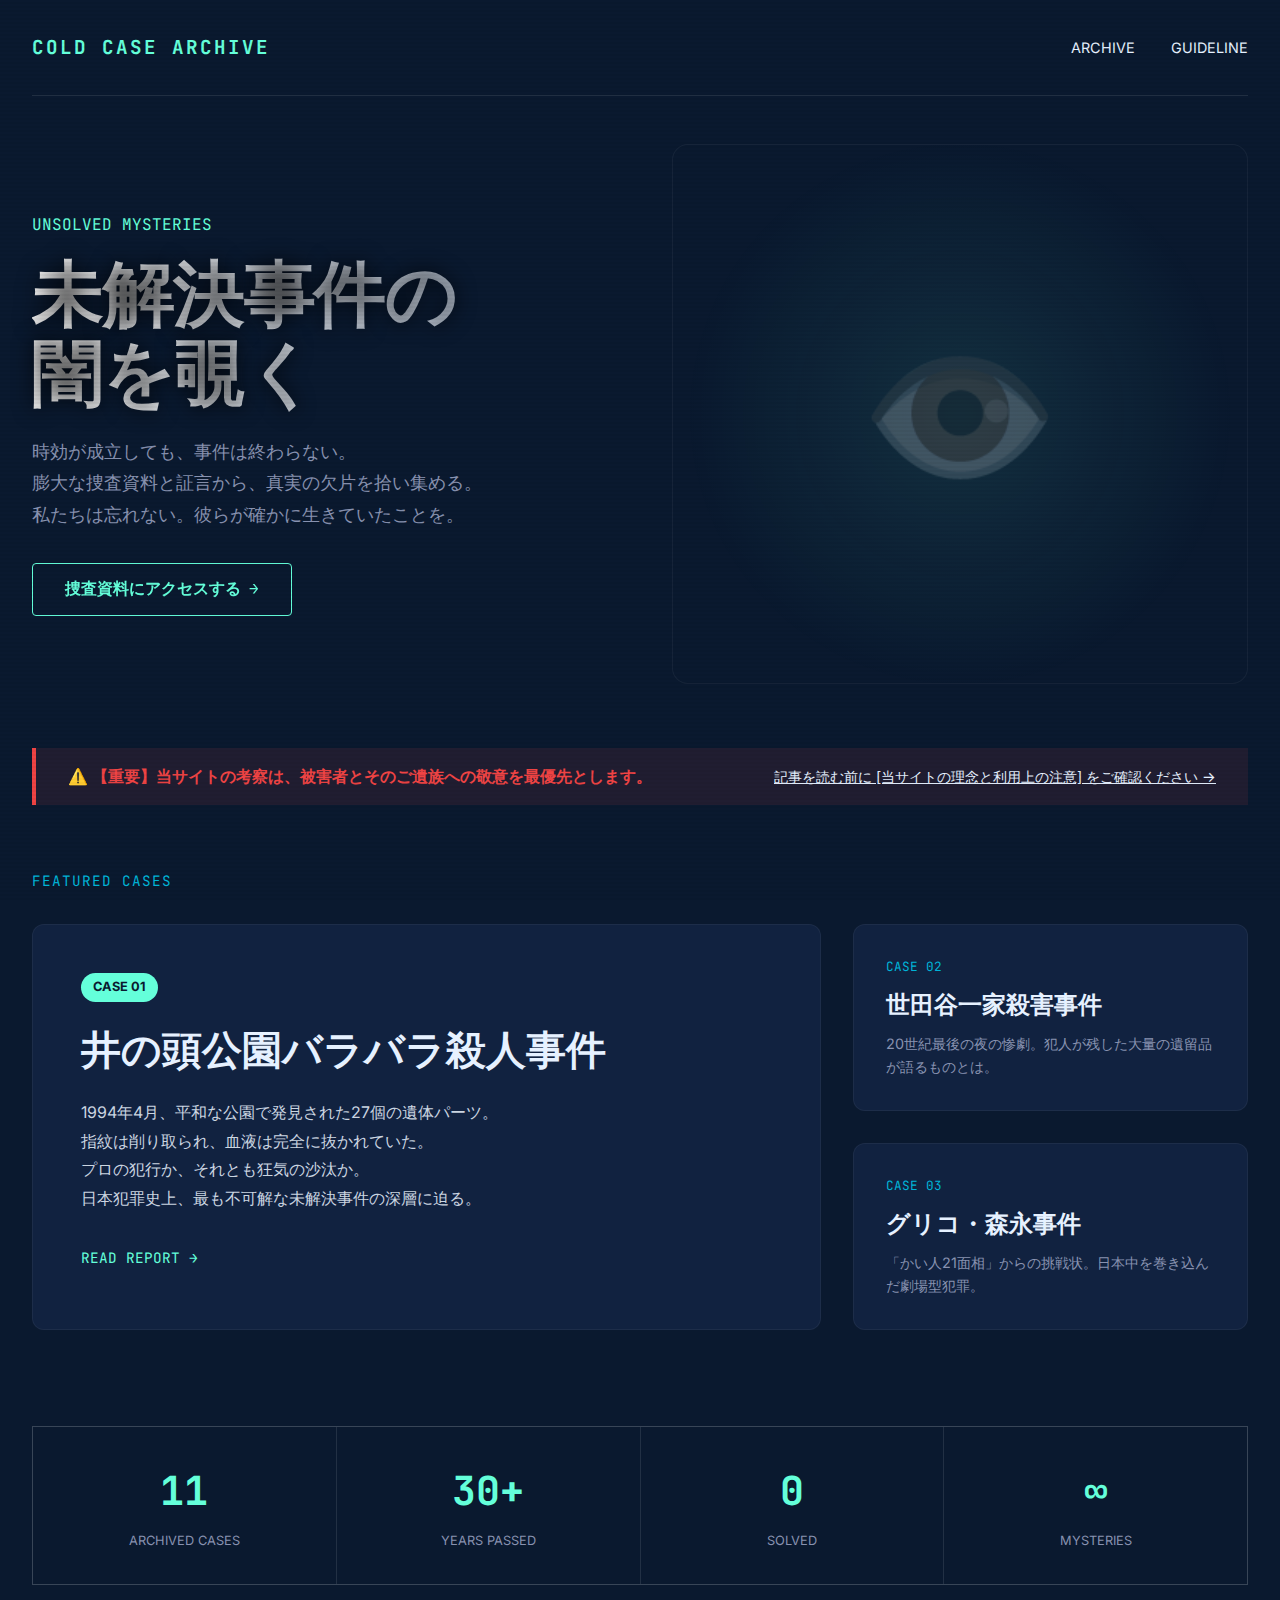
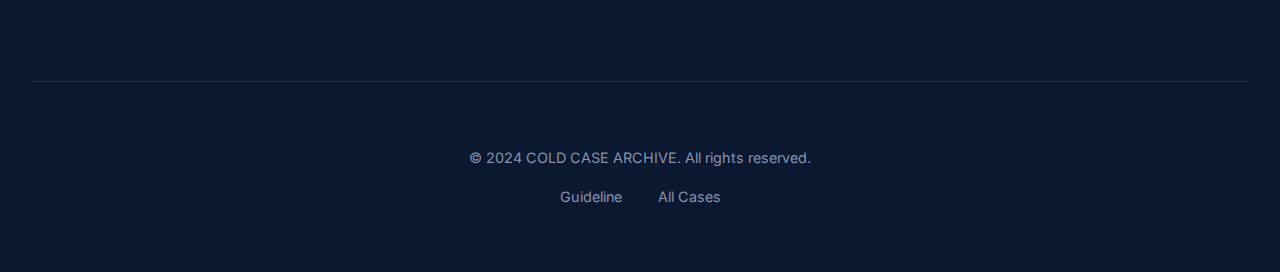
<file: index.html>
﻿<!DOCTYPE html>
<html lang="ja">

<head>
    <meta charset="UTF-8">
    <meta name="viewport" content="width=device-width, initial-scale=1.0">
    <title>COLD CASE ARCHIVE | 未解決事件の真実を追う</title>
    <link rel="preconnect" href="https://fonts.googleapis.com">
    <link rel="preconnect" href="https://fonts.gstatic.com" crossorigin>
    <link
        href="https://fonts.googleapis.com/css2?family=Inter:wght@300;400;600;800&family=JetBrains+Mono:wght@400;700&display=swap"
        rel="stylesheet">
    <link rel="stylesheet" href="style.css">
    <style>
        /* Magazine Style Overrides */
        body {
            display: block;
            /* Override flex center from style.css if present for body */
            min-height: 100vh;
        }

        .magazine-container {
            max-width: 1400px;
            margin: 0 auto;
            padding: 0 2rem;
        }

        /* Header */
        .site-header {
            padding: 2rem 0;
            border-bottom: 1px solid rgba(255, 255, 255, 0.1);
            margin-bottom: 3rem;
            display: flex;
            justify-content: space-between;
            align-items: center;
        }

        .site-brand {
            font-family: var(--font-mono);
            font-weight: 700;
            font-size: 1.2rem;
            color: var(--accent-green);
            letter-spacing: 2px;
            text-decoration: none;
        }

        /* Hero */
        .magazine-hero {
            display: grid;
            grid-template-columns: 1fr 1fr;
            gap: 4rem;
            align-items: center;
            margin-bottom: 4rem;
            min-height: 60vh;
        }

        .hero-text h1 {
            font-size: 4.5rem;
            line-height: 1.1;
            margin-bottom: 1.5rem;
            background: linear-gradient(to right, #fff, #94a3b8);
            -webkit-background-clip: text;
            -webkit-text-fill-color: transparent;
        }

        .hero-visual {
            position: relative;
            height: 100%;
            background: radial-gradient(circle at center, rgba(100, 255, 218, 0.1), transparent 70%);
            border: 1px solid rgba(255, 255, 255, 0.05);
            border-radius: 16px;
            display: flex;
            align-items: center;
            justify-content: center;
        }

        /* Notice Bar */
        .notice-bar {
            background: rgba(239, 68, 68, 0.1);
            border-left: 4px solid #ef4444;
            padding: 1rem 2rem;
            margin-bottom: 4rem;
            display: flex;
            align-items: center;
            justify-content: space-between;
        }

        .notice-text {
            color: #ef4444;
            font-weight: 600;
        }

        .notice-link {
            color: var(--text-main);
            text-decoration: underline;
            font-size: 0.9rem;
            margin-left: 1rem;
        }

        /* Featured Section */
        .section-label {
            font-family: var(--font-mono);
            color: var(--accent-blue);
            font-size: 0.9rem;
            margin-bottom: 2rem;
            display: block;
            letter-spacing: 1px;
        }

        .featured-grid {
            display: grid;
            grid-template-columns: 2fr 1fr;
            gap: 2rem;
            margin-bottom: 6rem;
        }

        .main-feature {
            background: var(--bg-card);
            border-radius: 12px;
            overflow: hidden;
            position: relative;
            border: 1px solid rgba(255, 255, 255, 0.05);
            transition: transform 0.3s ease;
        }

        .main-feature:hover {
            transform: translateY(-5px);
            border-color: var(--accent-green);
        }

        .feature-content {
            padding: 3rem;
        }

        .feature-tag {
            background: var(--accent-green);
            color: var(--bg-deep);
            padding: 4px 12px;
            border-radius: 20px;
            font-size: 0.8rem;
            font-weight: 700;
            display: inline-block;
            margin-bottom: 1rem;
        }

        .feature-title {
            font-size: 2.5rem;
            margin-bottom: 1rem;
            font-weight: 800;
        }

        /* Sub Grid */
        .sub-grid {
            display: grid;
            grid-template-rows: repeat(2, 1fr);
            gap: 2rem;
        }

        .sub-card {
            background: var(--bg-card);
            padding: 2rem;
            border-radius: 12px;
            border: 1px solid rgba(255, 255, 255, 0.05);
            transition: all 0.3s ease;
            text-decoration: none;
            color: inherit;
            display: flex;
            flex-direction: column;
            justify-content: center;
        }

        .sub-card:hover {
            background: var(--bg-card-hover);
            border-color: var(--accent-blue);
        }

        /* Stats Row */
        .stats-row {
            display: grid;
            grid-template-columns: repeat(4, 1fr);
            gap: 1px;
            background: rgba(255, 255, 255, 0.1);
            margin-bottom: 6rem;
            border: 1px solid rgba(255, 255, 255, 0.1);
        }

        .stat-box {
            background: var(--bg-deep);
            padding: 2rem;
            text-align: center;
        }

        .stat-num {
            font-size: 2.5rem;
            font-family: var(--font-mono);
            color: var(--accent-green);
            font-weight: 700;
        }

        .stat-label {
            font-size: 0.8rem;
            color: var(--text-muted);
            margin-top: 0.5rem;
        }

        /* Footer */
        .magazine-footer {
            border-top: 1px solid rgba(255, 255, 255, 0.1);
            padding: 4rem 0;
            text-align: center;
            color: var(--text-muted);
            font-size: 0.9rem;
        }

        @media (max-width: 768px) {
            .magazine-hero {
                grid-template-columns: 1fr;
                text-align: center;
            }

            .featured-grid {
                grid-template-columns: 1fr;
            }

            .stats-row {
                grid-template-columns: 1fr 1fr;
            }

            .notice-bar {
                flex-direction: column;
                text-align: center;
                gap: 1rem;
            }
        }
    </style>
</head>

<body>
    <div class="magazine-container">
        <!-- Header -->
        <header class="site-header">
            <a href="index.html" class="site-brand">COLD CASE ARCHIVE</a>
            <nav>
                <a href="investigation materials.html"
                    style="color: var(--text-main); text-decoration: none; margin-left: 2rem; font-size: 0.9rem;">ARCHIVE</a>
                <a href="guideline.html"
                    style="color: var(--text-main); text-decoration: none; margin-left: 2rem; font-size: 0.9rem;">GUIDELINE</a>
            </nav>
        </header>

        <!-- Hero -->
        <section class="magazine-hero">
            <div class="hero-text">
                <div style="font-family: var(--font-mono); color: var(--accent-green); margin-bottom: 1rem;">UNSOLVED
                    MYSTERIES</div>
                <h1>未解決事件の<br>闇を覗く</h1>
                <p
                    style="color: var(--text-muted); font-size: 1.1rem; line-height: 1.8; margin-bottom: 2rem; max-width: 500px;">
                    時効が成立しても、事件は終わらない。<br>
                    膨大な捜査資料と証言から、真実の欠片を拾い集める。<br>
                    私たちは忘れない。彼らが確かに生きていたことを。
                </p>
                <a href="investigation materials.html" class="cta-button">
                    捜査資料にアクセスする <span class="arrow">→</span>
                </a>
            </div>
            <div class="hero-visual">
                <div style="font-size: 10rem; opacity: 0.2;">👁️</div>
            </div>
        </section>

        <!-- Important Notice -->
        <div class="notice-bar">
            <div class="notice-text">
                ⚠️ 【重要】当サイトの考察は、被害者とそのご遺族への敬意を最優先とします。
            </div>
            <a href="guideline.html" class="notice-link">
                記事を読む前に [当サイトの理念と利用上の注意] をご確認ください →
            </a>
        </div>

        <!-- Featured Section -->
        <span class="section-label">FEATURED CASES</span>
        <div class="featured-grid">
            <!-- Main Feature -->
            <a href="case01.html" class="main-feature" style="text-decoration: none; color: inherit;">
                <div class="feature-content">
                    <span class="feature-tag">CASE 01</span>
                    <h2 class="feature-title">井の頭公園バラバラ殺人事件</h2>
                    <p style="color: #cbd5e1; line-height: 1.8; margin-bottom: 2rem;">
                        1994年4月、平和な公園で発見された27個の遺体パーツ。<br>
                        指紋は削り取られ、血液は完全に抜かれていた。<br>
                        プロの犯行か、それとも狂気の沙汰か。<br>
                        日本犯罪史上、最も不可解な未解決事件の深層に迫る。
                    </p>
                    <span style="color: var(--accent-green); font-family: var(--font-mono); font-size: 0.9rem;">READ
                        REPORT →</span>
                </div>
            </a>

            <!-- Sub Features -->
            <div class="sub-grid">
                <a href="case02.html" class="sub-card">
                    <span
                        style="color: var(--accent-blue); font-size: 0.8rem; font-family: var(--font-mono); margin-bottom: 0.5rem;">CASE
                        02</span>
                    <h3 style="font-size: 1.5rem; margin-bottom: 0.5rem;">世田谷一家殺害事件</h3>
                    <p style="color: var(--text-muted); font-size: 0.9rem;">20世紀最後の夜の惨劇。犯人が残した大量の遺留品が語るものとは。</p>
                </a>
                <a href="case03.html" class="sub-card">
                    <span
                        style="color: var(--accent-blue); font-size: 0.8rem; font-family: var(--font-mono); margin-bottom: 0.5rem;">CASE
                        03</span>
                    <h3 style="font-size: 1.5rem; margin-bottom: 0.5rem;">グリコ・森永事件</h3>
                    <p style="color: var(--text-muted); font-size: 0.9rem;">「かい人21面相」からの挑戦状。日本中を巻き込んだ劇場型犯罪。</p>
                </a>
            </div>
        </div>

        <!-- Stats -->
        <div class="stats-row">
            <div class="stat-box">
                <div class="stat-num">11</div>
                <div class="stat-label">ARCHIVED CASES</div>
            </div>
            <div class="stat-box">
                <div class="stat-num">30+</div>
                <div class="stat-label">YEARS PASSED</div>
            </div>
            <div class="stat-box">
                <div class="stat-num">0</div>
                <div class="stat-label">SOLVED</div>
            </div>
            <div class="stat-box">
                <div class="stat-num">∞</div>
                <div class="stat-label">MYSTERIES</div>
            </div>
        </div>

        <!-- Footer -->
        <footer class="magazine-footer">
            <p>&copy; 2024 COLD CASE ARCHIVE. All rights reserved.</p>
            <p style="margin-top: 1rem;">
                <a href="guideline.html"
                    style="color: var(--text-muted); text-decoration: none; margin: 0 1rem;">Guideline</a>
                <a href="investigation materials.html"
                    style="color: var(--text-muted); text-decoration: none; margin: 0 1rem;">All Cases</a>
            </p>
        </footer>
    </div>
    <div class="scan-line"></div>
</body>

</html>
</file>
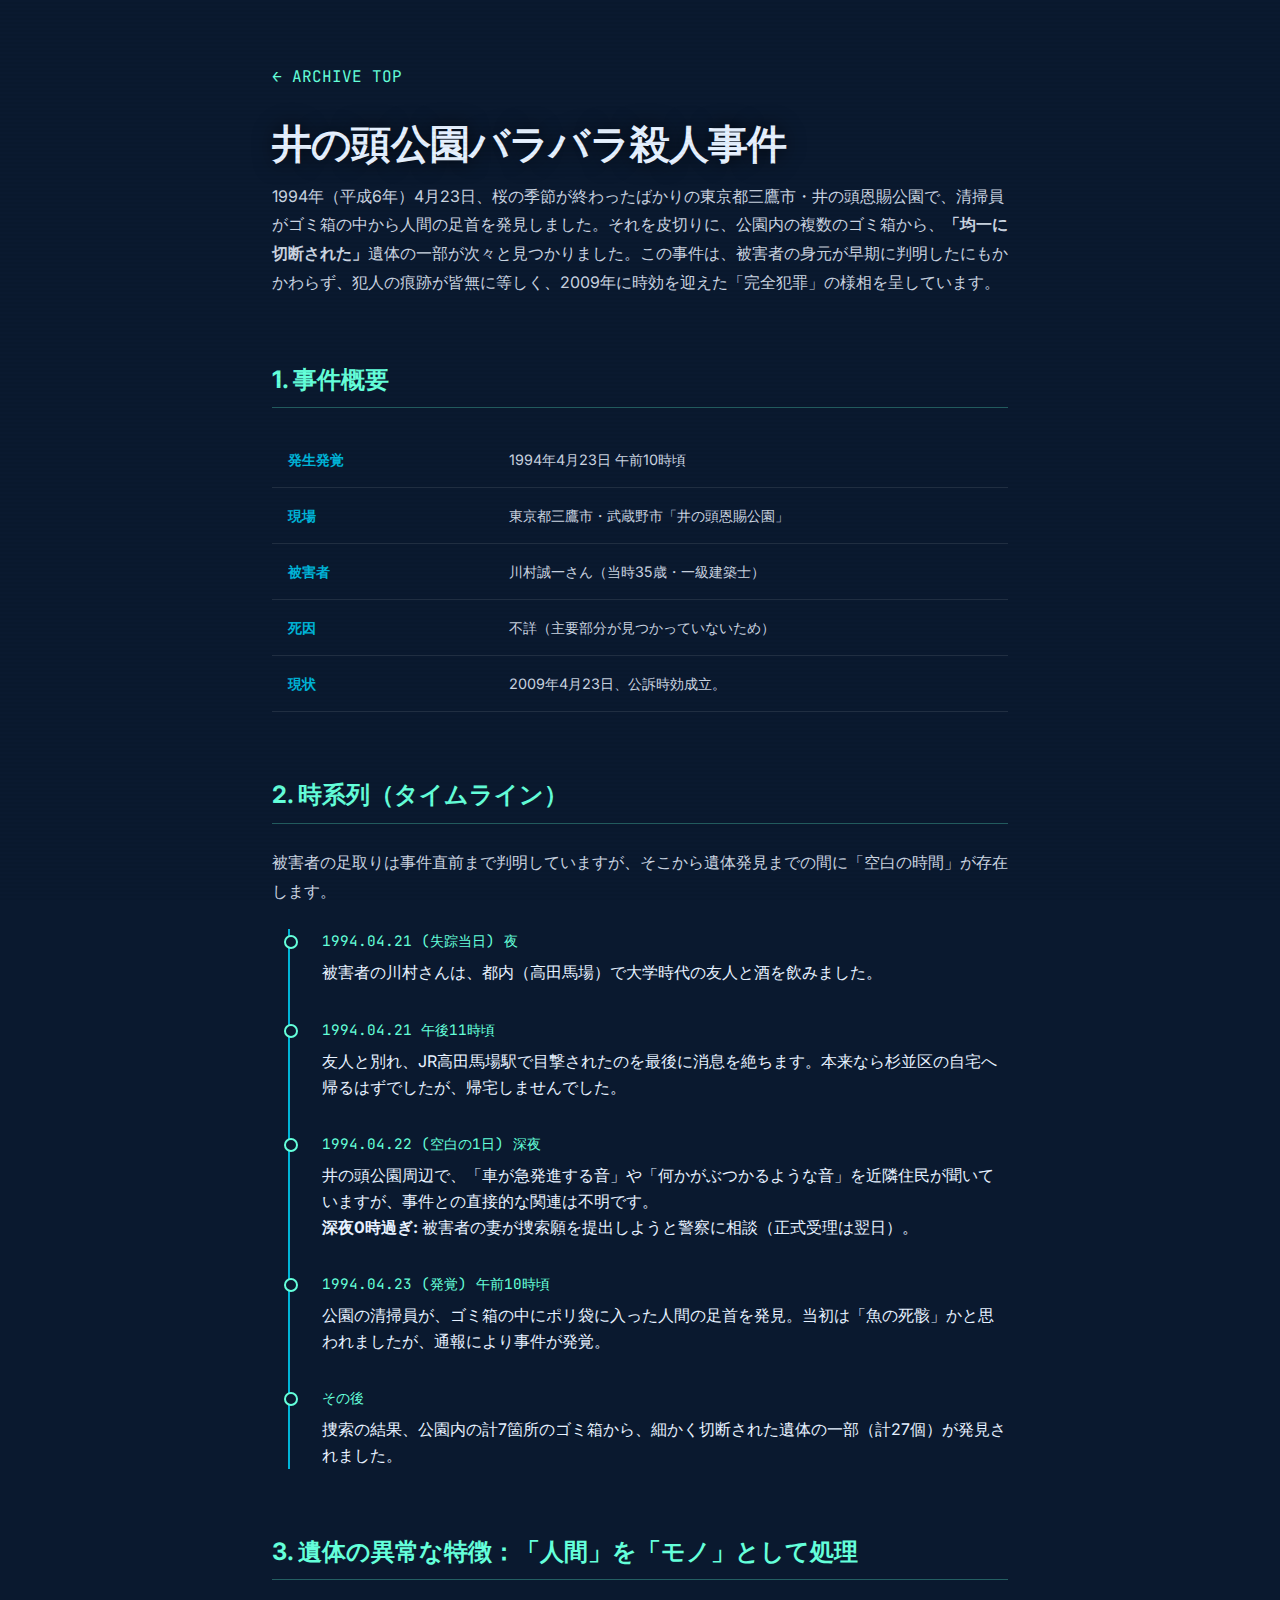
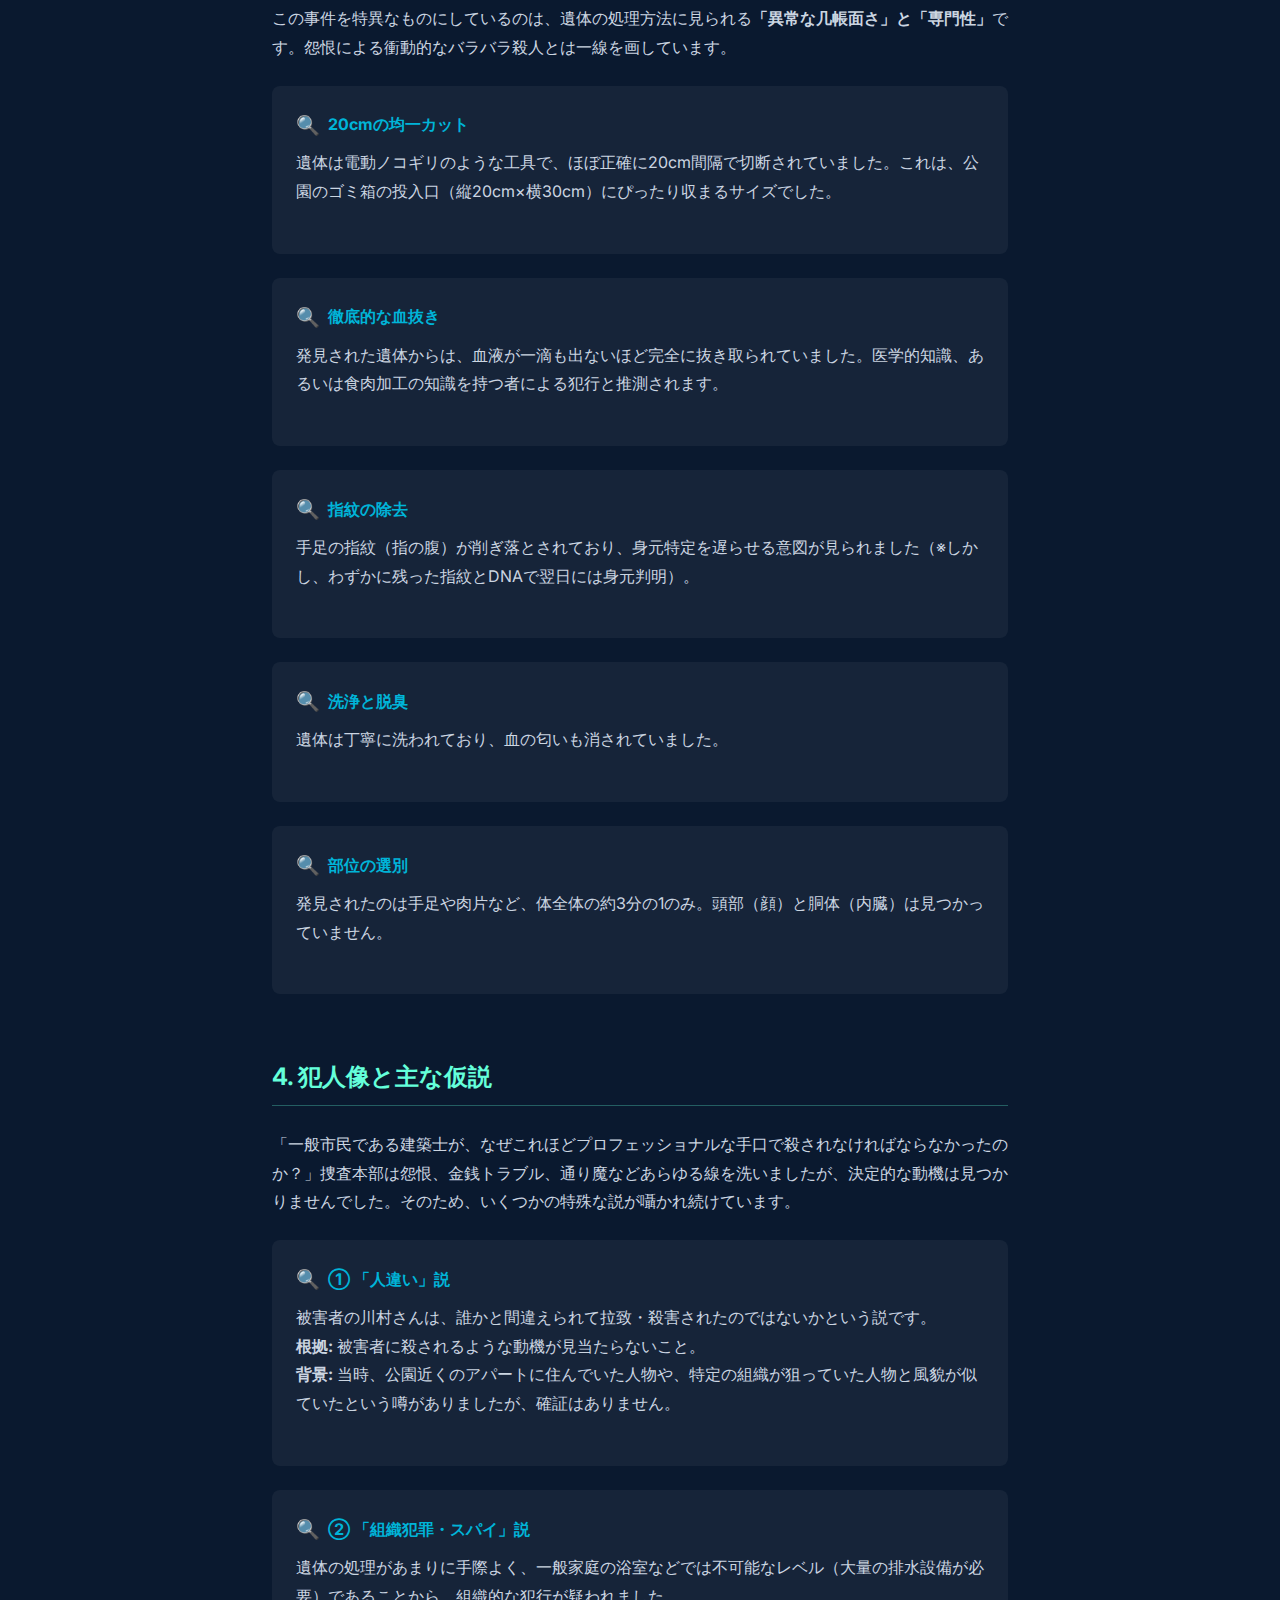
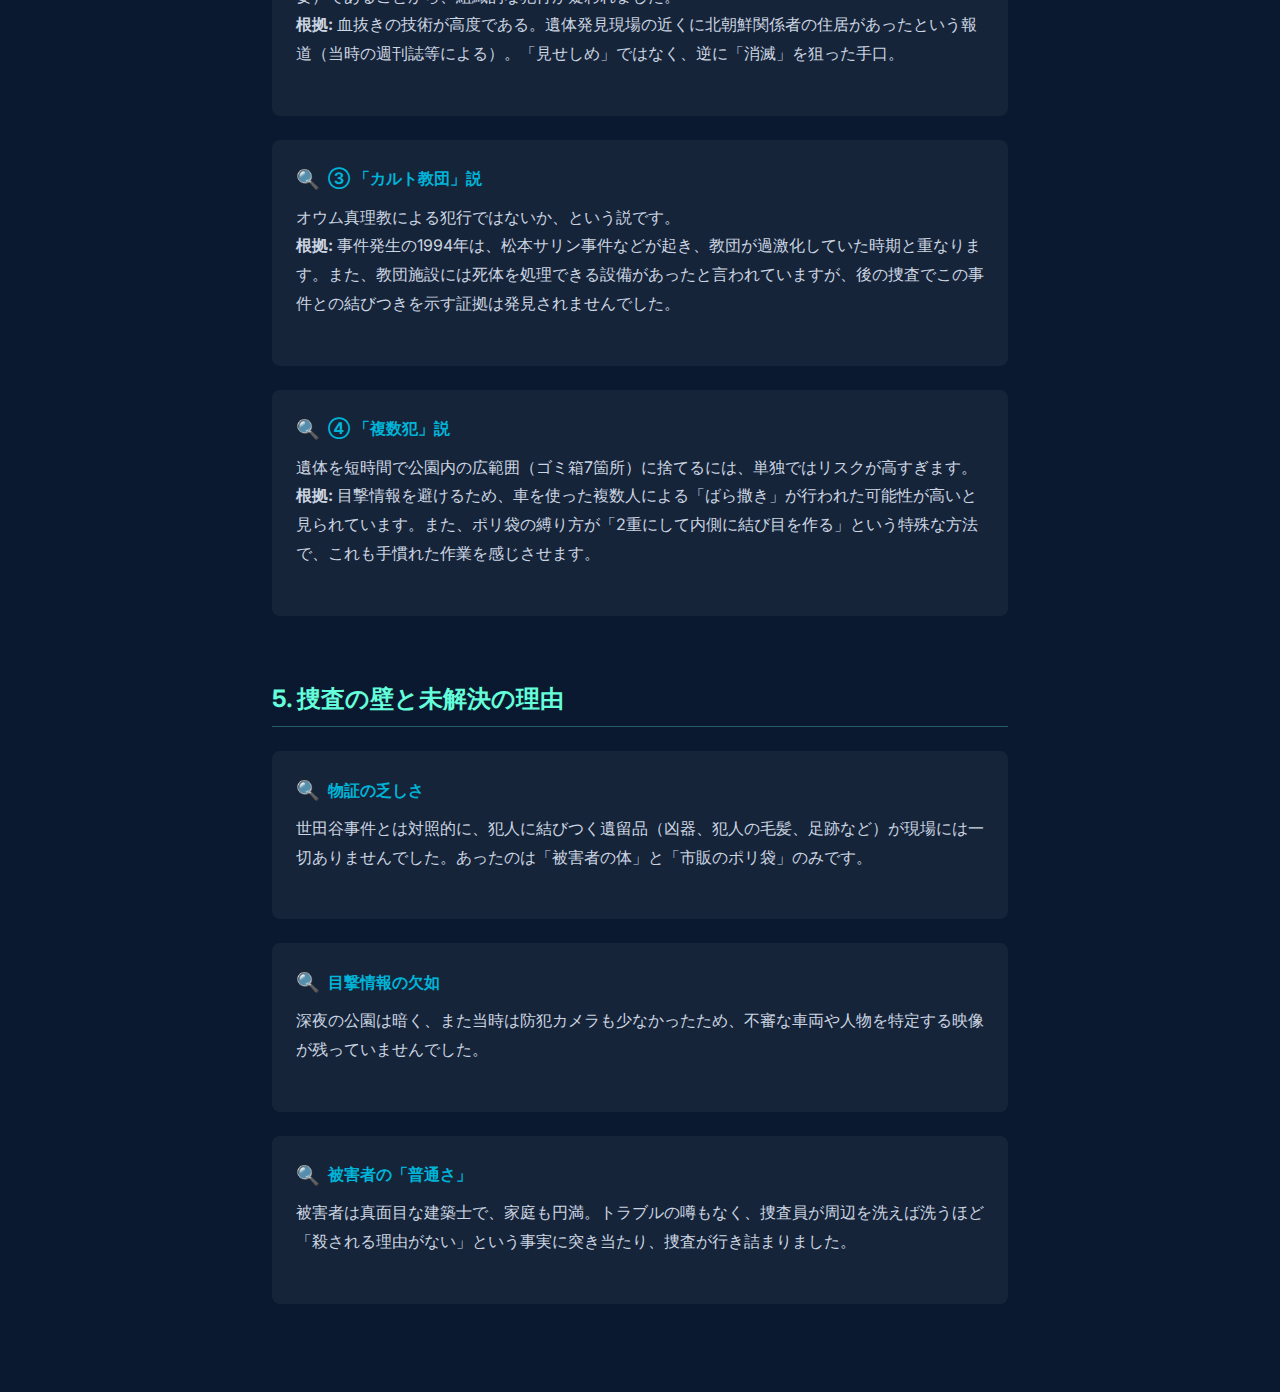
<file: case01.html>
﻿<!DOCTYPE html>
<html lang="ja">

<head>
    <meta charset="UTF-8">
    <meta name="viewport" content="width=device-width, initial-scale=1.0">
    <title>井の頭公園バラバラ殺人事件 | COLD CASE ARCHIVE</title>
    <link rel="preconnect" href="https://fonts.googleapis.com">
    <link rel="preconnect" href="https://fonts.gstatic.com" crossorigin>
    <link
        href="https://fonts.googleapis.com/css2?family=Inter:wght@300;400;600;800&family=JetBrains+Mono:wght@400;700&display=swap"
        rel="stylesheet">
    <link rel="stylesheet" href="style.css">
    <style>
        .detail-container {
            max-width: 800px;
            margin: 0 auto;
            padding: 4rem 2rem;
        }

        .back-link {
            display: inline-block;
            margin-bottom: 2rem;
            color: var(--accent-green);
            text-decoration: none;
            font-family: var(--font-mono);
        }

        .case-title {
            font-size: 2.5rem;
            margin-bottom: 1rem;
            color: var(--text-main);
        }

        .section-title {
            font-size: 1.5rem;
            color: var(--accent-green);
            margin-bottom: 1.5rem;
            border-bottom: 1px solid rgba(100, 255, 218, 0.3);
            padding-bottom: 0.5rem;
            margin-top: 4rem;
        }

        .content-text {
            line-height: 1.8;
            color: #cbd5e1;
            margin-bottom: 1.5rem;
        }

        .timeline-list {
            list-style: none;
            padding: 0;
            margin: 0;
            border-left: 2px solid var(--accent-blue);
            margin-left: 1rem;
        }

        .timeline-item {
            position: relative;
            padding-left: 2rem;
            margin-bottom: 2rem;
        }

        .timeline-item::before {
            content: '';
            position: absolute;
            left: -6px;
            top: 6px;
            width: 10px;
            height: 10px;
            background: var(--bg-deep);
            border: 2px solid var(--accent-green);
            border-radius: 50%;
        }

        .timeline-time {
            font-family: var(--font-mono);
            color: var(--accent-green);
            font-size: 0.9rem;
            margin-bottom: 0.5rem;
            display: block;
        }

        .timeline-desc {
            color: var(--text-main);
        }

        .analysis-box {
            background: rgba(255, 255, 255, 0.05);
            padding: 1.5rem;
            border-radius: 8px;
            margin-bottom: 1.5rem;
        }

        .analysis-box h4 {
            color: var(--accent-blue);
            margin-bottom: 0.5rem;
            display: flex;
            align-items: center;
        }

        .analysis-box h4::before {
            content: '🔍';
            margin-right: 0.5rem;
            font-size: 1.2rem;
        }

        .data-table {
            width: 100%;
            border-collapse: collapse;
            margin-bottom: 2rem;
            font-size: 0.9rem;
        }

        .data-table th,
        .data-table td {
            padding: 1rem;
            border-bottom: 1px solid rgba(255, 255, 255, 0.1);
            text-align: left;
        }

        .data-table th {
            color: var(--accent-blue);
            width: 30%;
        }

        .data-table td {
            color: #cbd5e1;
        }
    </style>
</head>

<body>
    <div class="detail-container">
        <a href="investigation materials.html" class="back-link">← ARCHIVE TOP</a>

        <h1 class="case-title">井の頭公園バラバラ殺人事件</h1>
        <p class="content-text">
            1994年（平成6年）4月23日、桜の季節が終わったばかりの東京都三鷹市・井の頭恩賜公園で、清掃員がゴミ箱の中から人間の足首を発見しました。それを皮切りに、公園内の複数のゴミ箱から、<strong>「均一に切断された」</strong>遺体の一部が次々と見つかりました。この事件は、被害者の身元が早期に判明したにもかかわらず、犯人の痕跡が皆無に等しく、2009年に時効を迎えた「完全犯罪」の様相を呈しています。
        </p>

        <div class="content-section">
            <h2 class="section-title">1. 事件概要</h2>
            <table class="data-table">
                <tr>
                    <th>発生発覚</th>
                    <td>1994年4月23日 午前10時頃</td>
                </tr>
                <tr>
                    <th>現場</th>
                    <td>東京都三鷹市・武蔵野市「井の頭恩賜公園」</td>
                </tr>
                <tr>
                    <th>被害者</th>
                    <td>川村誠一さん（当時35歳・一級建築士）</td>
                </tr>
                <tr>
                    <th>死因</th>
                    <td>不詳（主要部分が見つかっていないため）</td>
                </tr>
                <tr>
                    <th>現状</th>
                    <td>2009年4月23日、公訴時効成立。</td>
                </tr>
            </table>

            <h2 class="section-title">2. 時系列（タイムライン）</h2>
            <p class="content-text">被害者の足取りは事件直前まで判明していますが、そこから遺体発見までの間に「空白の時間」が存在します。</p>
            <ul class="timeline-list">
                <li class="timeline-item">
                    <span class="timeline-time">1994.04.21 (失踪当日) 夜</span>
                    <span class="timeline-desc">
                        被害者の川村さんは、都内（高田馬場）で大学時代の友人と酒を飲みました。
                    </span>
                </li>
                <li class="timeline-item">
                    <span class="timeline-time">1994.04.21 午後11時頃</span>
                    <span class="timeline-desc">
                        友人と別れ、JR高田馬場駅で目撃されたのを最後に消息を絶ちます。本来なら杉並区の自宅へ帰るはずでしたが、帰宅しませんでした。
                    </span>
                </li>
                <li class="timeline-item">
                    <span class="timeline-time">1994.04.22 (空白の1日) 深夜</span>
                    <span class="timeline-desc">
                        井の頭公園周辺で、「車が急発進する音」や「何かがぶつかるような音」を近隣住民が聞いていますが、事件との直接的な関連は不明です。<br>
                        <strong>深夜0時過ぎ:</strong> 被害者の妻が捜索願を提出しようと警察に相談（正式受理は翌日）。
                    </span>
                </li>
                <li class="timeline-item">
                    <span class="timeline-time">1994.04.23 (発覚) 午前10時頃</span>
                    <span class="timeline-desc">
                        公園の清掃員が、ゴミ箱の中にポリ袋に入った人間の足首を発見。当初は「魚の死骸」かと思われましたが、通報により事件が発覚。
                    </span>
                </li>
                <li class="timeline-item">
                    <span class="timeline-time">その後</span>
                    <span class="timeline-desc">
                        捜索の結果、公園内の計7箇所のゴミ箱から、細かく切断された遺体の一部（計27個）が発見されました。
                    </span>
                </li>
            </ul>

            <h2 class="section-title">3. 遺体の異常な特徴：「人間」を「モノ」として処理</h2>
            <p class="content-text">
                この事件を特異なものにしているのは、遺体の処理方法に見られる<strong>「異常な几帳面さ」と「専門性」</strong>です。怨恨による衝動的なバラバラ殺人とは一線を画しています。</p>

            <div class="analysis-box">
                <h4>20cmの均一カット</h4>
                <p class="content-text">
                    遺体は電動ノコギリのような工具で、ほぼ正確に20cm間隔で切断されていました。これは、公園のゴミ箱の投入口（縦20cm×横30cm）にぴったり収まるサイズでした。
                </p>
            </div>
            <div class="analysis-box">
                <h4>徹底的な血抜き</h4>
                <p class="content-text">
                    発見された遺体からは、血液が一滴も出ないほど完全に抜き取られていました。医学的知識、あるいは食肉加工の知識を持つ者による犯行と推測されます。
                </p>
            </div>
            <div class="analysis-box">
                <h4>指紋の除去</h4>
                <p class="content-text">
                    手足の指紋（指の腹）が削ぎ落とされており、身元特定を遅らせる意図が見られました（※しかし、わずかに残った指紋とDNAで翌日には身元判明）。
                </p>
            </div>
            <div class="analysis-box">
                <h4>洗浄と脱臭</h4>
                <p class="content-text">
                    遺体は丁寧に洗われており、血の匂いも消されていました。
                </p>
            </div>
            <div class="analysis-box">
                <h4>部位の選別</h4>
                <p class="content-text">
                    発見されたのは手足や肉片など、体全体の約3分の1のみ。頭部（顔）と胴体（内臓）は見つかっていません。
                </p>
            </div>

            <h2 class="section-title">4. 犯人像と主な仮説</h2>
            <p class="content-text">
                「一般市民である建築士が、なぜこれほどプロフェッショナルな手口で殺されなければならなかったのか？」捜査本部は怨恨、金銭トラブル、通り魔などあらゆる線を洗いましたが、決定的な動機は見つかりませんでした。そのため、いくつかの特殊な説が囁かれ続けています。
            </p>

            <div class="analysis-box">
                <h4>① 「人違い」説</h4>
                <p class="content-text">
                    被害者の川村さんは、誰かと間違えられて拉致・殺害されたのではないかという説です。<br>
                    <strong>根拠:</strong> 被害者に殺されるような動機が見当たらないこと。<br>
                    <strong>背景:</strong> 当時、公園近くのアパートに住んでいた人物や、特定の組織が狙っていた人物と風貌が似ていたという噂がありましたが、確証はありません。
                </p>
            </div>
            <div class="analysis-box">
                <h4>② 「組織犯罪・スパイ」説</h4>
                <p class="content-text">
                    遺体の処理があまりに手際よく、一般家庭の浴室などでは不可能なレベル（大量の排水設備が必要）であることから、組織的な犯行が疑われました。<br>
                    <strong>根拠:</strong> 血抜きの技術が高度である。遺体発見現場の近くに北朝鮮関係者の住居があったという報道（当時の週刊誌等による）。「見せしめ」ではなく、逆に「消滅」を狙った手口。
                </p>
            </div>
            <div class="analysis-box">
                <h4>③ 「カルト教団」説</h4>
                <p class="content-text">
                    オウム真理教による犯行ではないか、という説です。<br>
                    <strong>根拠:</strong>
                    事件発生の1994年は、松本サリン事件などが起き、教団が過激化していた時期と重なります。また、教団施設には死体を処理できる設備があったと言われていますが、後の捜査でこの事件との結びつきを示す証拠は発見されませんでした。
                </p>
            </div>
            <div class="analysis-box">
                <h4>④ 「複数犯」説</h4>
                <p class="content-text">
                    遺体を短時間で公園内の広範囲（ゴミ箱7箇所）に捨てるには、単独ではリスクが高すぎます。<br>
                    <strong>根拠:</strong>
                    目撃情報を避けるため、車を使った複数人による「ばら撒き」が行われた可能性が高いと見られています。また、ポリ袋の縛り方が「2重にして内側に結び目を作る」という特殊な方法で、これも手慣れた作業を感じさせます。
                </p>
            </div>

            <h2 class="section-title">5. 捜査の壁と未解決の理由</h2>
            <div class="analysis-box">
                <h4>物証の乏しさ</h4>
                <p class="content-text">
                    世田谷事件とは対照的に、犯人に結びつく遺留品（凶器、犯人の毛髪、足跡など）が現場には一切ありませんでした。あったのは「被害者の体」と「市販のポリ袋」のみです。
                </p>
            </div>
            <div class="analysis-box">
                <h4>目撃情報の欠如</h4>
                <p class="content-text">
                    深夜の公園は暗く、また当時は防犯カメラも少なかったため、不審な車両や人物を特定する映像が残っていませんでした。
                </p>
            </div>
            <div class="analysis-box">
                <h4>被害者の「普通さ」</h4>
                <p class="content-text">
                    被害者は真面目な建築士で、家庭も円満。トラブルの噂もなく、捜査員が周辺を洗えば洗うほど「殺される理由がない」という事実に突き当たり、捜査が行き詰まりました。
                </p>
            </div>
        </div>
    </div>
    <div class="scan-line"></div>
</body>

</html>
</file>
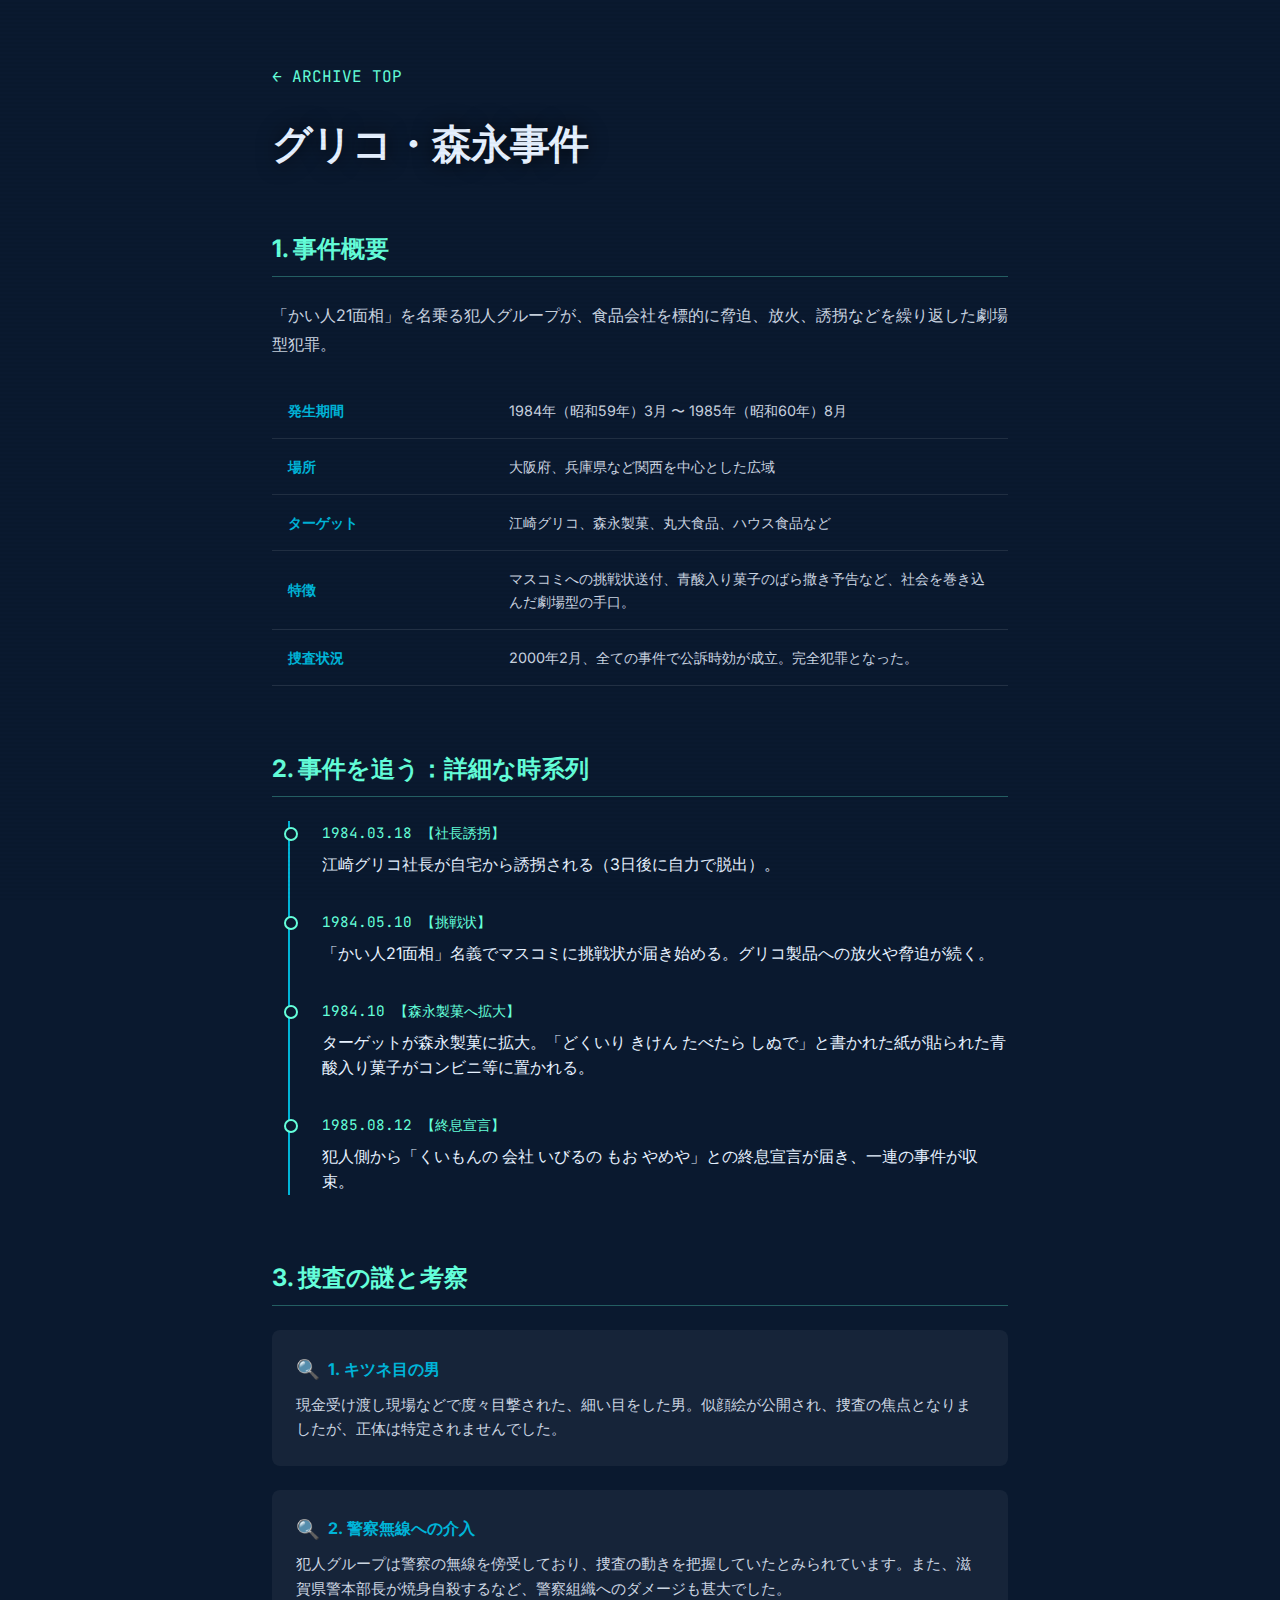
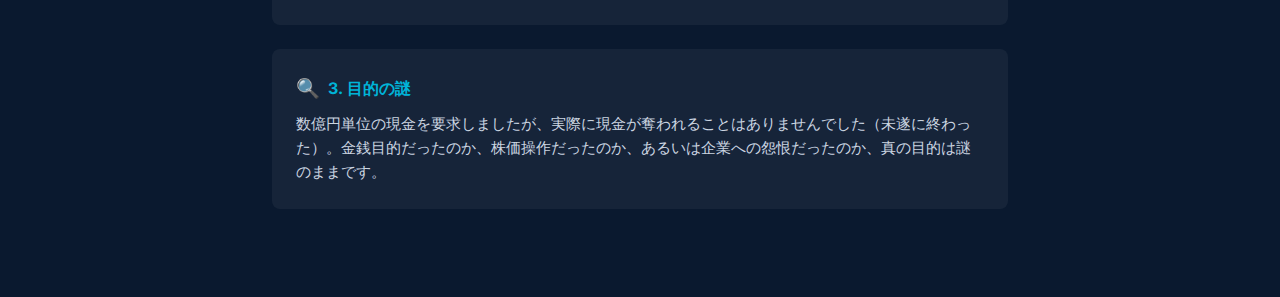
<file: case03.html>
﻿<!DOCTYPE html>
<html lang="ja">

<head>
    <meta charset="UTF-8">
    <meta name="viewport" content="width=device-width, initial-scale=1.0">
    <title>グリコ・森永事件 | COLD CASE ARCHIVE</title>
    <link rel="preconnect" href="https://fonts.googleapis.com">
    <link rel="preconnect" href="https://fonts.gstatic.com" crossorigin>
    <link
        href="https://fonts.googleapis.com/css2?family=Inter:wght@300;400;600;800&family=JetBrains+Mono:wght@400;700&display=swap"
        rel="stylesheet">
    <link rel="stylesheet" href="style.css">
    <style>
        .detail-container {
            max-width: 800px;
            margin: 0 auto;
            padding: 4rem 2rem;
        }

        .back-link {
            display: inline-block;
            margin-bottom: 2rem;
            color: var(--accent-green);
            text-decoration: none;
            font-family: var(--font-mono);
        }

        .case-title {
            font-size: 2.5rem;
            margin-bottom: 1rem;
            color: var(--text-main);
        }

        .section-title {
            font-size: 1.5rem;
            color: var(--accent-green);
            margin-bottom: 1.5rem;
            border-bottom: 1px solid rgba(100, 255, 218, 0.3);
            padding-bottom: 0.5rem;
            margin-top: 4rem;
        }

        .content-text {
            line-height: 1.8;
            color: #cbd5e1;
            margin-bottom: 1.5rem;
        }

        .timeline-list {
            list-style: none;
            padding: 0;
            margin: 0;
            border-left: 2px solid var(--accent-blue);
            margin-left: 1rem;
        }

        .timeline-item {
            position: relative;
            padding-left: 2rem;
            margin-bottom: 2rem;
        }

        .timeline-item::before {
            content: '';
            position: absolute;
            left: -6px;
            top: 6px;
            width: 10px;
            height: 10px;
            background: var(--bg-deep);
            border: 2px solid var(--accent-green);
            border-radius: 50%;
        }

        .timeline-time {
            font-family: var(--font-mono);
            color: var(--accent-green);
            font-size: 0.9rem;
            margin-bottom: 0.5rem;
            display: block;
        }

        .timeline-desc {
            color: var(--text-main);
        }

        .analysis-box {
            background: rgba(255, 255, 255, 0.05);
            padding: 1.5rem;
            border-radius: 8px;
            margin-bottom: 1.5rem;
        }

        .analysis-box h4 {
            color: var(--accent-blue);
            margin-bottom: 0.5rem;
            display: flex;
            align-items: center;
        }

        .analysis-box h4::before {
            content: '🔍';
            margin-right: 0.5rem;
            font-size: 1.2rem;
        }

        .data-table {
            width: 100%;
            border-collapse: collapse;
            margin-bottom: 2rem;
            font-size: 0.9rem;
        }

        .data-table th,
        .data-table td {
            padding: 1rem;
            border-bottom: 1px solid rgba(255, 255, 255, 0.1);
            text-align: left;
        }

        .data-table th {
            color: var(--accent-blue);
            width: 30%;
        }

        .data-table td {
            color: #cbd5e1;
        }
    </style>
</head>

<body>
    <div class="detail-container">
        <a href="investigation materials.html" class="back-link">← ARCHIVE TOP</a>

        <h1 class="case-title">グリコ・森永事件</h1>

        <div class="content-section">
            <h2 class="section-title">1. 事件概要</h2>
            <p class="content-text">「かい人21面相」を名乗る犯人グループが、食品会社を標的に脅迫、放火、誘拐などを繰り返した劇場型犯罪。</p>
            <table class="data-table">
                <tr>
                    <th>発生期間</th>
                    <td>1984年（昭和59年）3月 〜 1985年（昭和60年）8月</td>
                </tr>
                <tr>
                    <th>場所</th>
                    <td>大阪府、兵庫県など関西を中心とした広域</td>
                </tr>
                <tr>
                    <th>ターゲット</th>
                    <td>江崎グリコ、森永製菓、丸大食品、ハウス食品など</td>
                </tr>
                <tr>
                    <th>特徴</th>
                    <td>マスコミへの挑戦状送付、青酸入り菓子のばら撒き予告など、社会を巻き込んだ劇場型の手口。</td>
                </tr>
                <tr>
                    <th>捜査状況</th>
                    <td>2000年2月、全ての事件で公訴時効が成立。完全犯罪となった。</td>
                </tr>
            </table>

            <h2 class="section-title">2. 事件を追う：詳細な時系列</h2>
            <ul class="timeline-list">
                <li class="timeline-item">
                    <span class="timeline-time">1984.03.18 【社長誘拐】</span>
                    <span class="timeline-desc">
                        江崎グリコ社長が自宅から誘拐される（3日後に自力で脱出）。
                    </span>
                </li>
                <li class="timeline-item">
                    <span class="timeline-time">1984.05.10 【挑戦状】</span>
                    <span class="timeline-desc">
                        「かい人21面相」名義でマスコミに挑戦状が届き始める。グリコ製品への放火や脅迫が続く。
                    </span>
                </li>
                <li class="timeline-item">
                    <span class="timeline-time">1984.10 【森永製菓へ拡大】</span>
                    <span class="timeline-desc">
                        ターゲットが森永製菓に拡大。「どくいり きけん たべたら しぬで」と書かれた紙が貼られた青酸入り菓子がコンビニ等に置かれる。
                    </span>
                </li>
                <li class="timeline-item">
                    <span class="timeline-time">1985.08.12 【終息宣言】</span>
                    <span class="timeline-desc">
                        犯人側から「くいもんの 会社 いびるの もお やめや」との終息宣言が届き、一連の事件が収束。
                    </span>
                </li>
            </ul>

            <h2 class="section-title">3. 捜査の謎と考察</h2>
            <div class="analysis-box">
                <h4>1. キツネ目の男</h4>
                <p style="font-size: 0.95rem; color: #cbd5e1;">
                    現金受け渡し現場などで度々目撃された、細い目をした男。似顔絵が公開され、捜査の焦点となりましたが、正体は特定されませんでした。
                </p>
            </div>
            <div class="analysis-box">
                <h4>2. 警察無線への介入</h4>
                <p style="font-size: 0.95rem; color: #cbd5e1;">
                    犯人グループは警察の無線を傍受しており、捜査の動きを把握していたとみられています。また、滋賀県警本部長が焼身自殺するなど、警察組織へのダメージも甚大でした。
                </p>
            </div>
            <div class="analysis-box">
                <h4>3. 目的の謎</h4>
                <p style="font-size: 0.95rem; color: #cbd5e1;">
                    数億円単位の現金を要求しましたが、実際に現金が奪われることはありませんでした（未遂に終わった）。金銭目的だったのか、株価操作だったのか、あるいは企業への怨恨だったのか、真の目的は謎のままです。
                </p>
            </div>
        </div>
    </div>
    <div class="scan-line"></div>
</body>

</html>
</file>
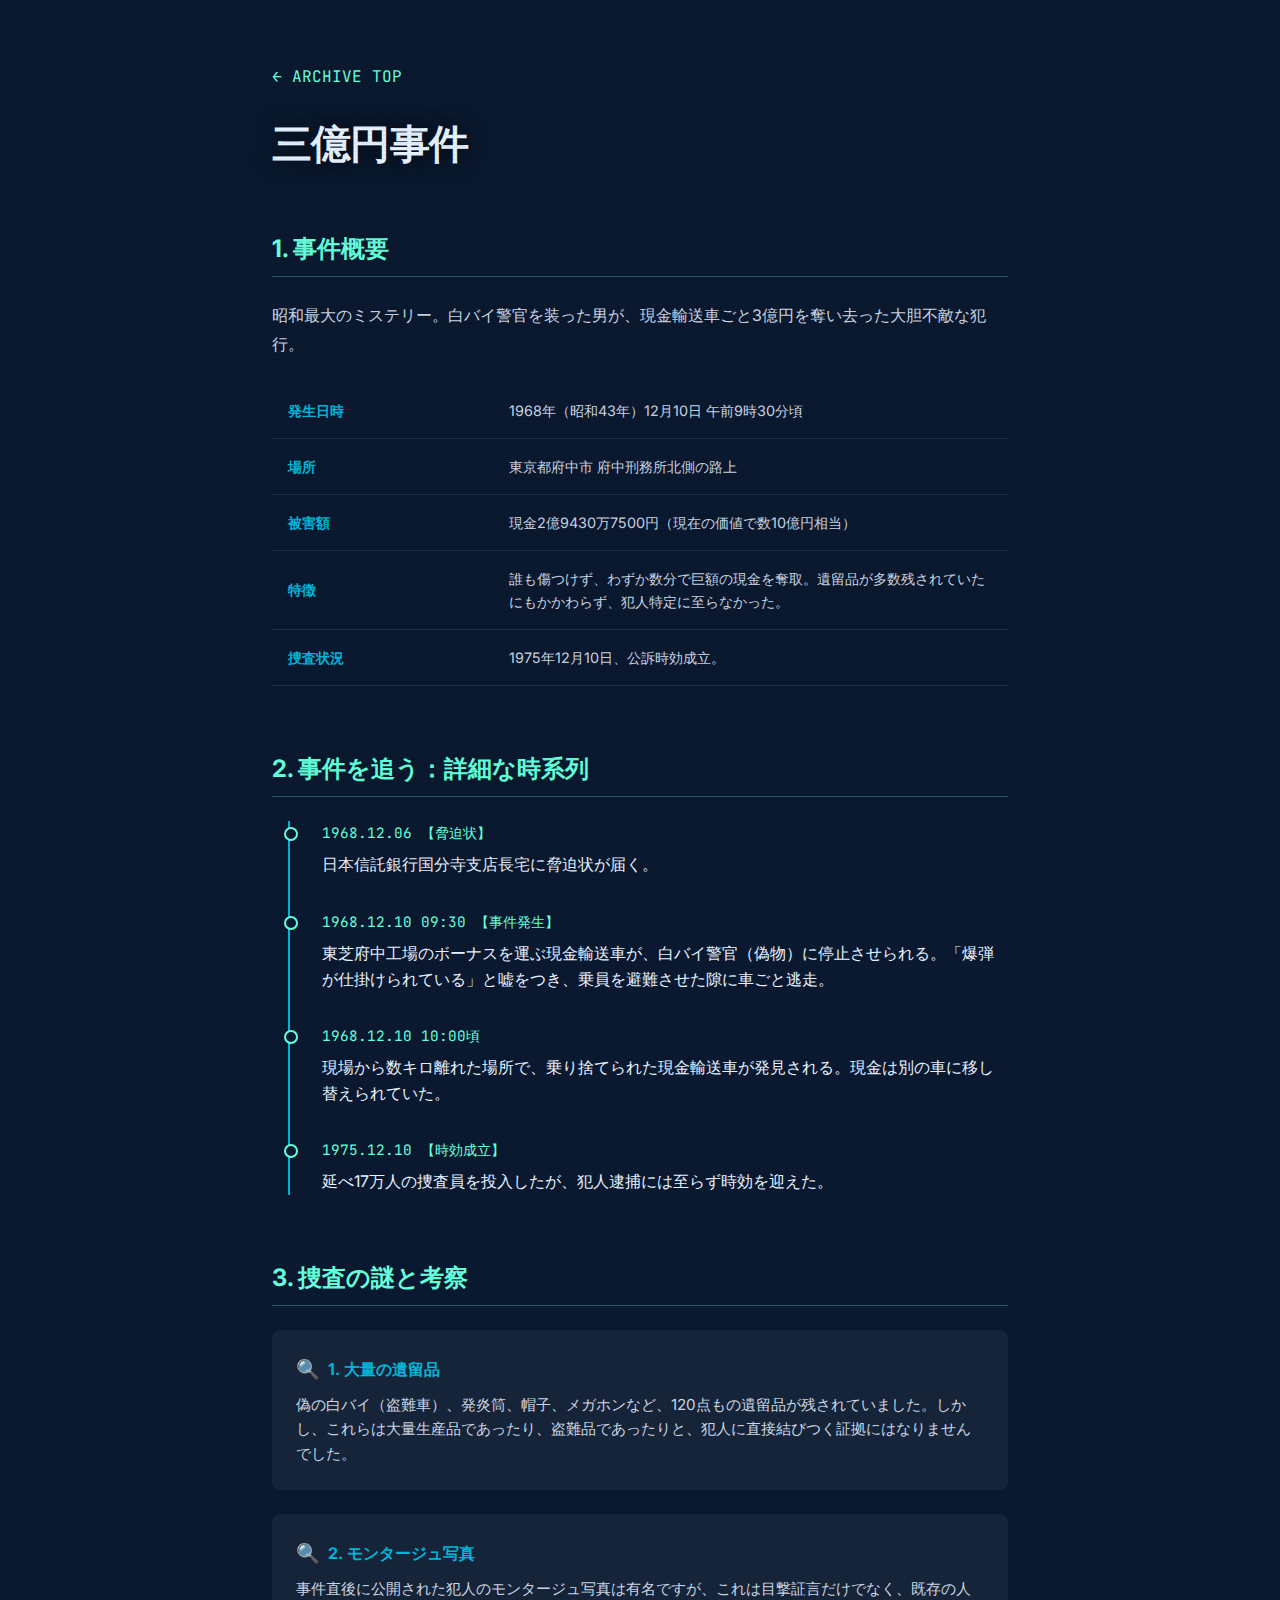
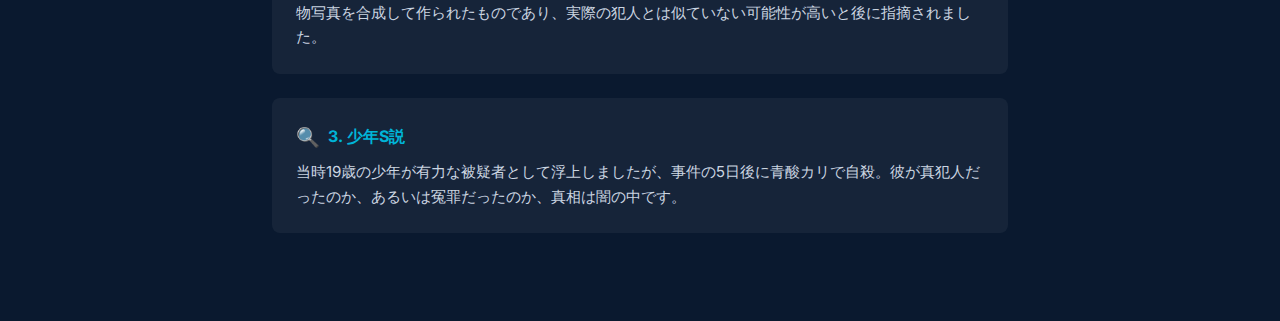
<file: case04.html>
﻿<!DOCTYPE html>
<html lang="ja">

<head>
    <meta charset="UTF-8">
    <meta name="viewport" content="width=device-width, initial-scale=1.0">
    <title>三億円事件 | COLD CASE ARCHIVE</title>
    <link rel="preconnect" href="https://fonts.googleapis.com">
    <link rel="preconnect" href="https://fonts.gstatic.com" crossorigin>
    <link
        href="https://fonts.googleapis.com/css2?family=Inter:wght@300;400;600;800&family=JetBrains+Mono:wght@400;700&display=swap"
        rel="stylesheet">
    <link rel="stylesheet" href="style.css">
    <style>
        .detail-container {
            max-width: 800px;
            margin: 0 auto;
            padding: 4rem 2rem;
        }

        .back-link {
            display: inline-block;
            margin-bottom: 2rem;
            color: var(--accent-green);
            text-decoration: none;
            font-family: var(--font-mono);
        }

        .case-title {
            font-size: 2.5rem;
            margin-bottom: 1rem;
            color: var(--text-main);
        }

        .section-title {
            font-size: 1.5rem;
            color: var(--accent-green);
            margin-bottom: 1.5rem;
            border-bottom: 1px solid rgba(100, 255, 218, 0.3);
            padding-bottom: 0.5rem;
            margin-top: 4rem;
        }

        .content-text {
            line-height: 1.8;
            color: #cbd5e1;
            margin-bottom: 1.5rem;
        }

        .timeline-list {
            list-style: none;
            padding: 0;
            margin: 0;
            border-left: 2px solid var(--accent-blue);
            margin-left: 1rem;
        }

        .timeline-item {
            position: relative;
            padding-left: 2rem;
            margin-bottom: 2rem;
        }

        .timeline-item::before {
            content: '';
            position: absolute;
            left: -6px;
            top: 6px;
            width: 10px;
            height: 10px;
            background: var(--bg-deep);
            border: 2px solid var(--accent-green);
            border-radius: 50%;
        }

        .timeline-time {
            font-family: var(--font-mono);
            color: var(--accent-green);
            font-size: 0.9rem;
            margin-bottom: 0.5rem;
            display: block;
        }

        .timeline-desc {
            color: var(--text-main);
        }

        .analysis-box {
            background: rgba(255, 255, 255, 0.05);
            padding: 1.5rem;
            border-radius: 8px;
            margin-bottom: 1.5rem;
        }

        .analysis-box h4 {
            color: var(--accent-blue);
            margin-bottom: 0.5rem;
            display: flex;
            align-items: center;
        }

        .analysis-box h4::before {
            content: '🔍';
            margin-right: 0.5rem;
            font-size: 1.2rem;
        }

        .data-table {
            width: 100%;
            border-collapse: collapse;
            margin-bottom: 2rem;
            font-size: 0.9rem;
        }

        .data-table th,
        .data-table td {
            padding: 1rem;
            border-bottom: 1px solid rgba(255, 255, 255, 0.1);
            text-align: left;
        }

        .data-table th {
            color: var(--accent-blue);
            width: 30%;
        }

        .data-table td {
            color: #cbd5e1;
        }
    </style>
</head>

<body>
    <div class="detail-container">
        <a href="investigation materials.html" class="back-link">← ARCHIVE TOP</a>

        <h1 class="case-title">三億円事件</h1>

        <div class="content-section">
            <h2 class="section-title">1. 事件概要</h2>
            <p class="content-text">昭和最大のミステリー。白バイ警官を装った男が、現金輸送車ごと3億円を奪い去った大胆不敵な犯行。</p>
            <table class="data-table">
                <tr>
                    <th>発生日時</th>
                    <td>1968年（昭和43年）12月10日 午前9時30分頃</td>
                </tr>
                <tr>
                    <th>場所</th>
                    <td>東京都府中市 府中刑務所北側の路上</td>
                </tr>
                <tr>
                    <th>被害額</th>
                    <td>現金2億9430万7500円（現在の価値で数10億円相当）</td>
                </tr>
                <tr>
                    <th>特徴</th>
                    <td>誰も傷つけず、わずか数分で巨額の現金を奪取。遺留品が多数残されていたにもかかわらず、犯人特定に至らなかった。</td>
                </tr>
                <tr>
                    <th>捜査状況</th>
                    <td>1975年12月10日、公訴時効成立。</td>
                </tr>
            </table>

            <h2 class="section-title">2. 事件を追う：詳細な時系列</h2>
            <ul class="timeline-list">
                <li class="timeline-item">
                    <span class="timeline-time">1968.12.06 【脅迫状】</span>
                    <span class="timeline-desc">
                        日本信託銀行国分寺支店長宅に脅迫状が届く。
                    </span>
                </li>
                <li class="timeline-item">
                    <span class="timeline-time">1968.12.10 09:30 【事件発生】</span>
                    <span class="timeline-desc">
                        東芝府中工場のボーナスを運ぶ現金輸送車が、白バイ警官（偽物）に停止させられる。「爆弾が仕掛けられている」と嘘をつき、乗員を避難させた隙に車ごと逃走。
                    </span>
                </li>
                <li class="timeline-item">
                    <span class="timeline-time">1968.12.10 10:00頃</span>
                    <span class="timeline-desc">
                        現場から数キロ離れた場所で、乗り捨てられた現金輸送車が発見される。現金は別の車に移し替えられていた。
                    </span>
                </li>
                <li class="timeline-item">
                    <span class="timeline-time">1975.12.10 【時効成立】</span>
                    <span class="timeline-desc">
                        延べ17万人の捜査員を投入したが、犯人逮捕には至らず時効を迎えた。
                    </span>
                </li>
            </ul>

            <h2 class="section-title">3. 捜査の謎と考察</h2>
            <div class="analysis-box">
                <h4>1. 大量の遺留品</h4>
                <p style="font-size: 0.95rem; color: #cbd5e1;">
                    偽の白バイ（盗難車）、発炎筒、帽子、メガホンなど、120点もの遺留品が残されていました。しかし、これらは大量生産品であったり、盗難品であったりと、犯人に直接結びつく証拠にはなりませんでした。
                </p>
            </div>
            <div class="analysis-box">
                <h4>2. モンタージュ写真</h4>
                <p style="font-size: 0.95rem; color: #cbd5e1;">
                    事件直後に公開された犯人のモンタージュ写真は有名ですが、これは目撃証言だけでなく、既存の人物写真を合成して作られたものであり、実際の犯人とは似ていない可能性が高いと後に指摘されました。
                </p>
            </div>
            <div class="analysis-box">
                <h4>3. 少年S説</h4>
                <p style="font-size: 0.95rem; color: #cbd5e1;">
                    当時19歳の少年が有力な被疑者として浮上しましたが、事件の5日後に青酸カリで自殺。彼が真犯人だったのか、あるいは冤罪だったのか、真相は闇の中です。
                </p>
            </div>
        </div>
    </div>
    <div class="scan-line"></div>
</body>

</html>
</file>
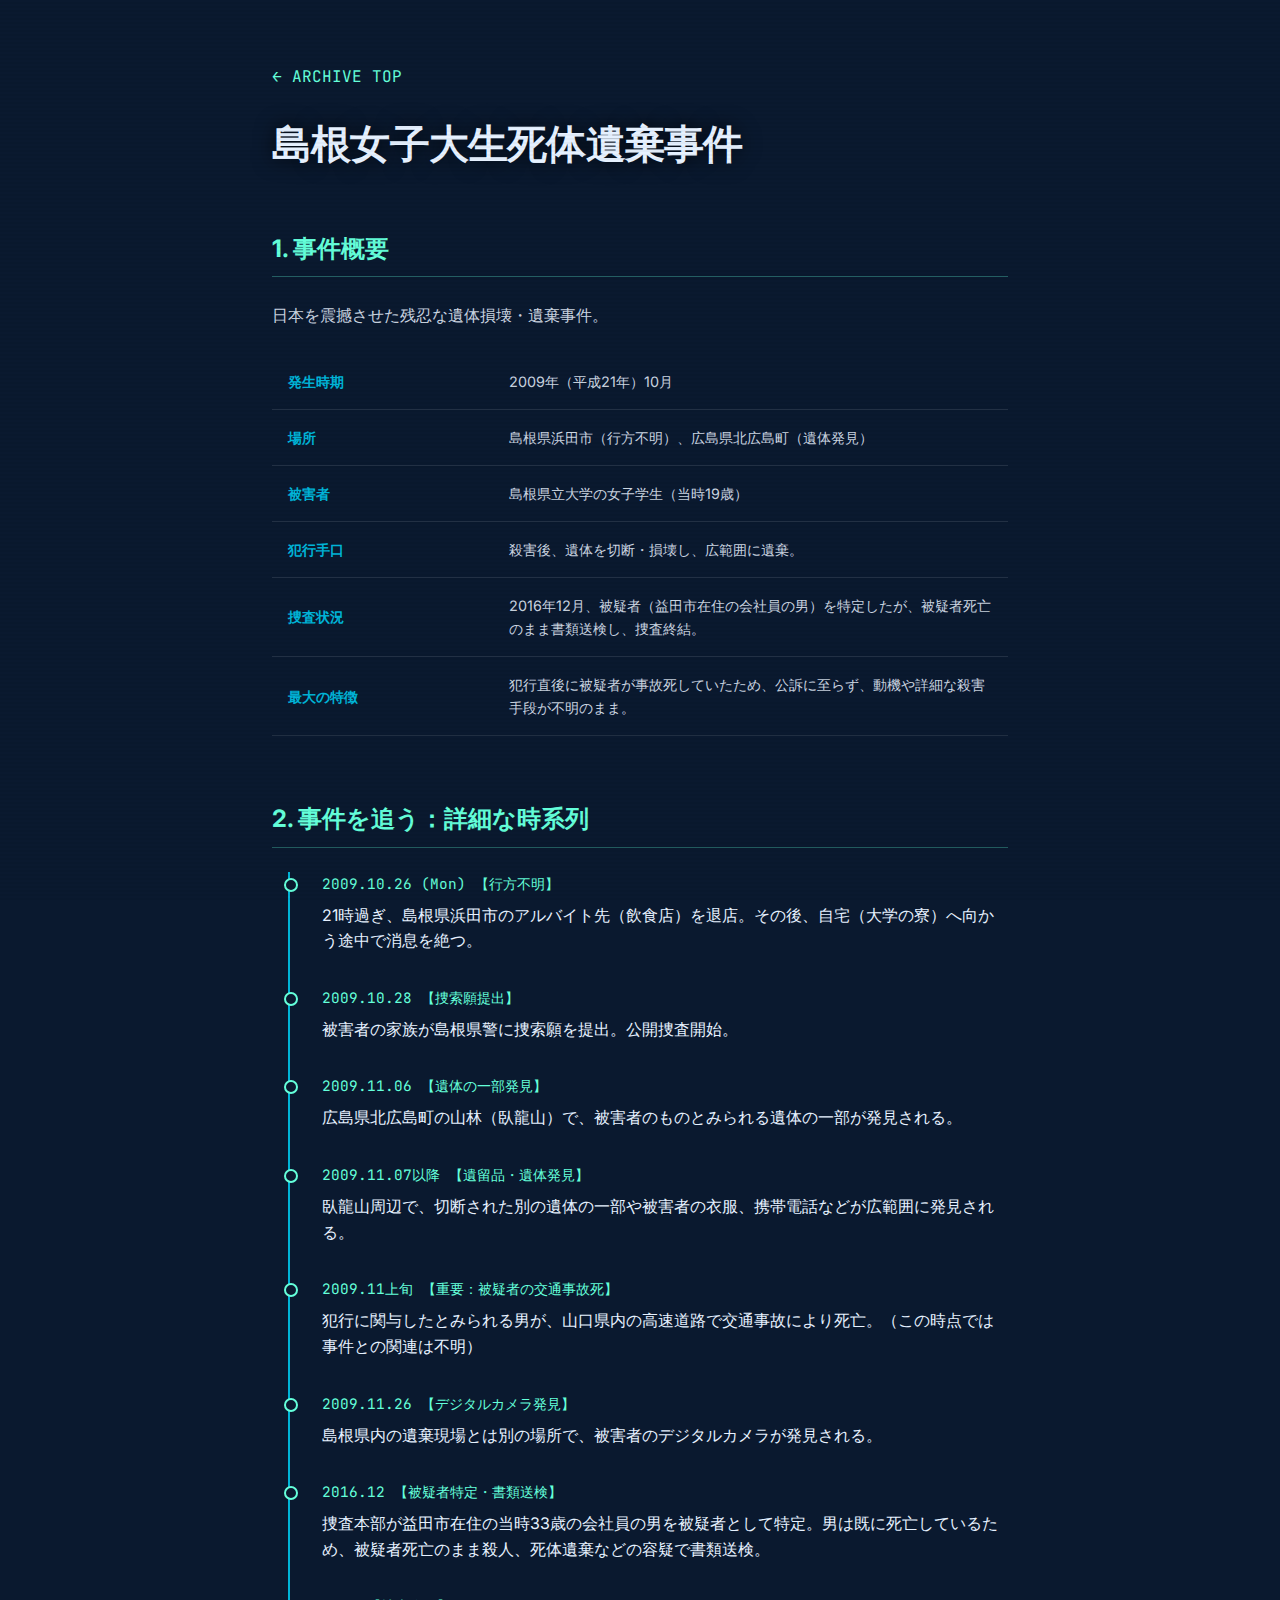
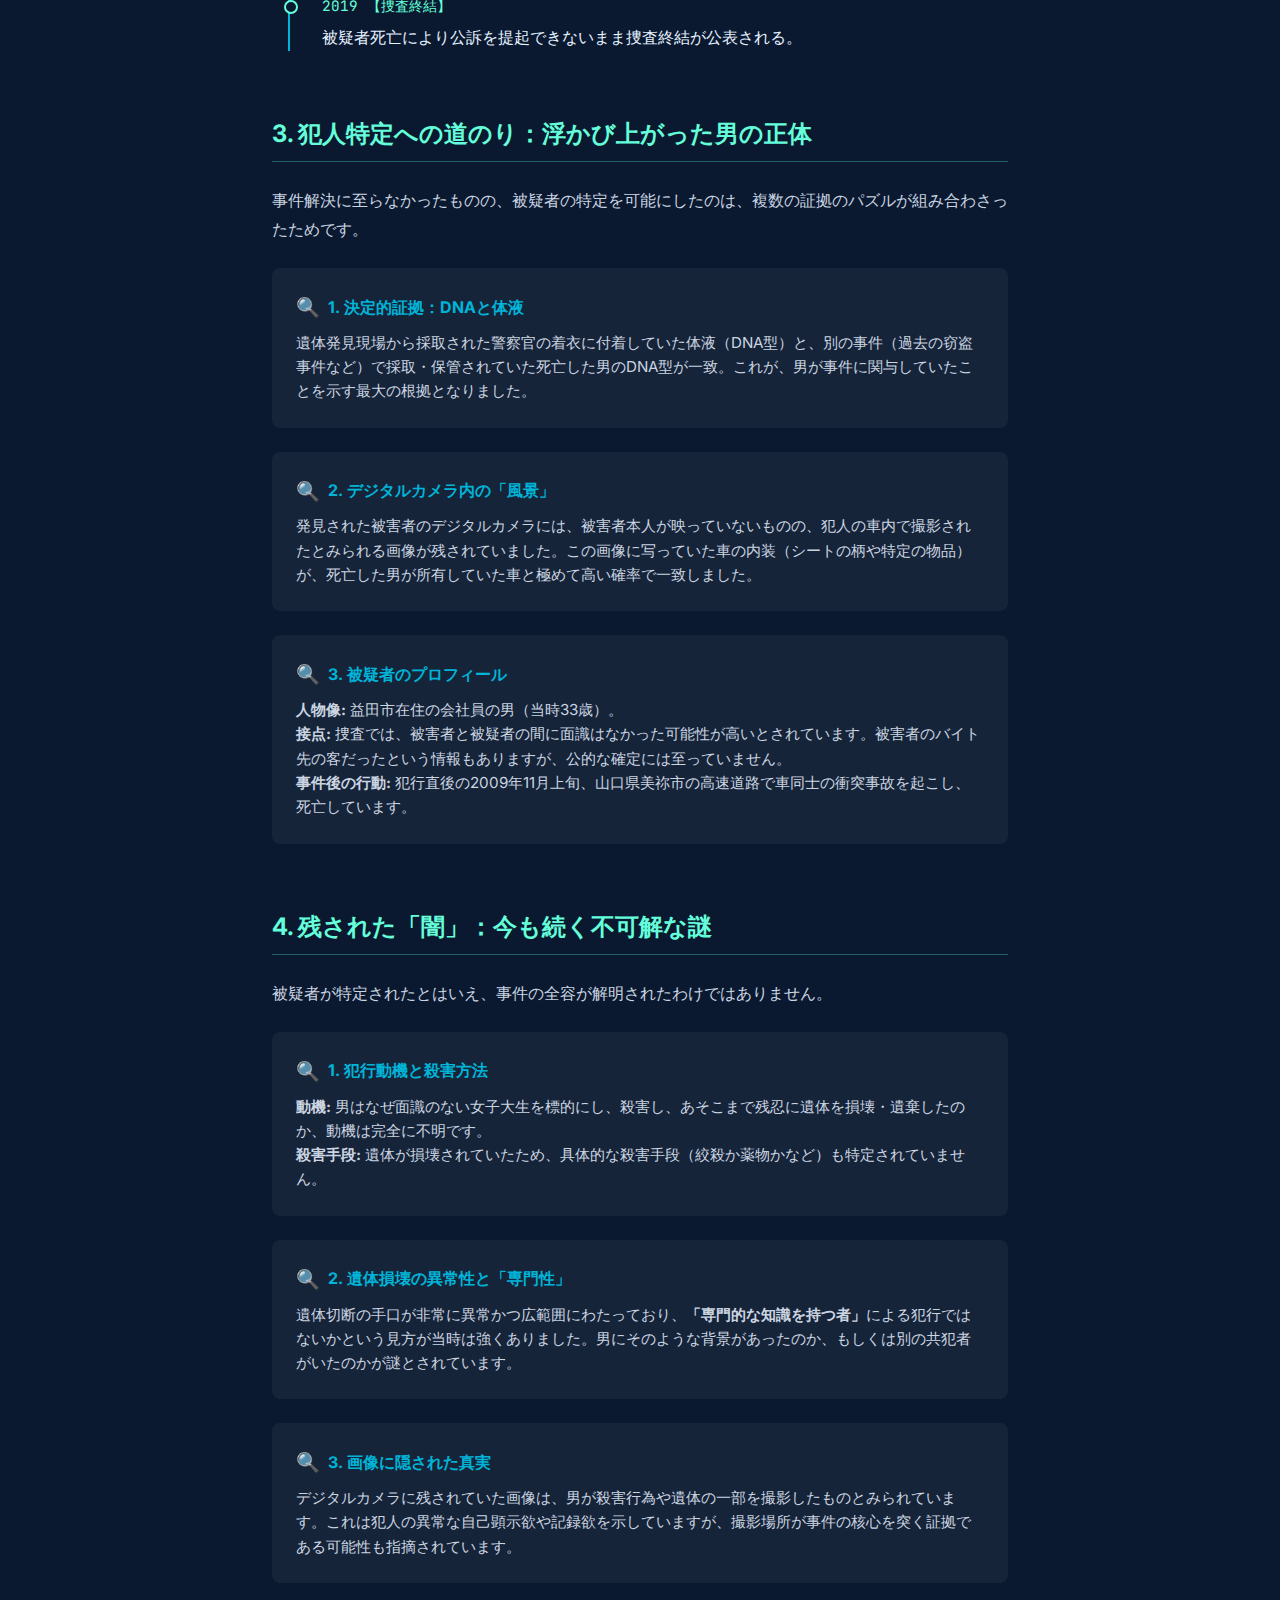
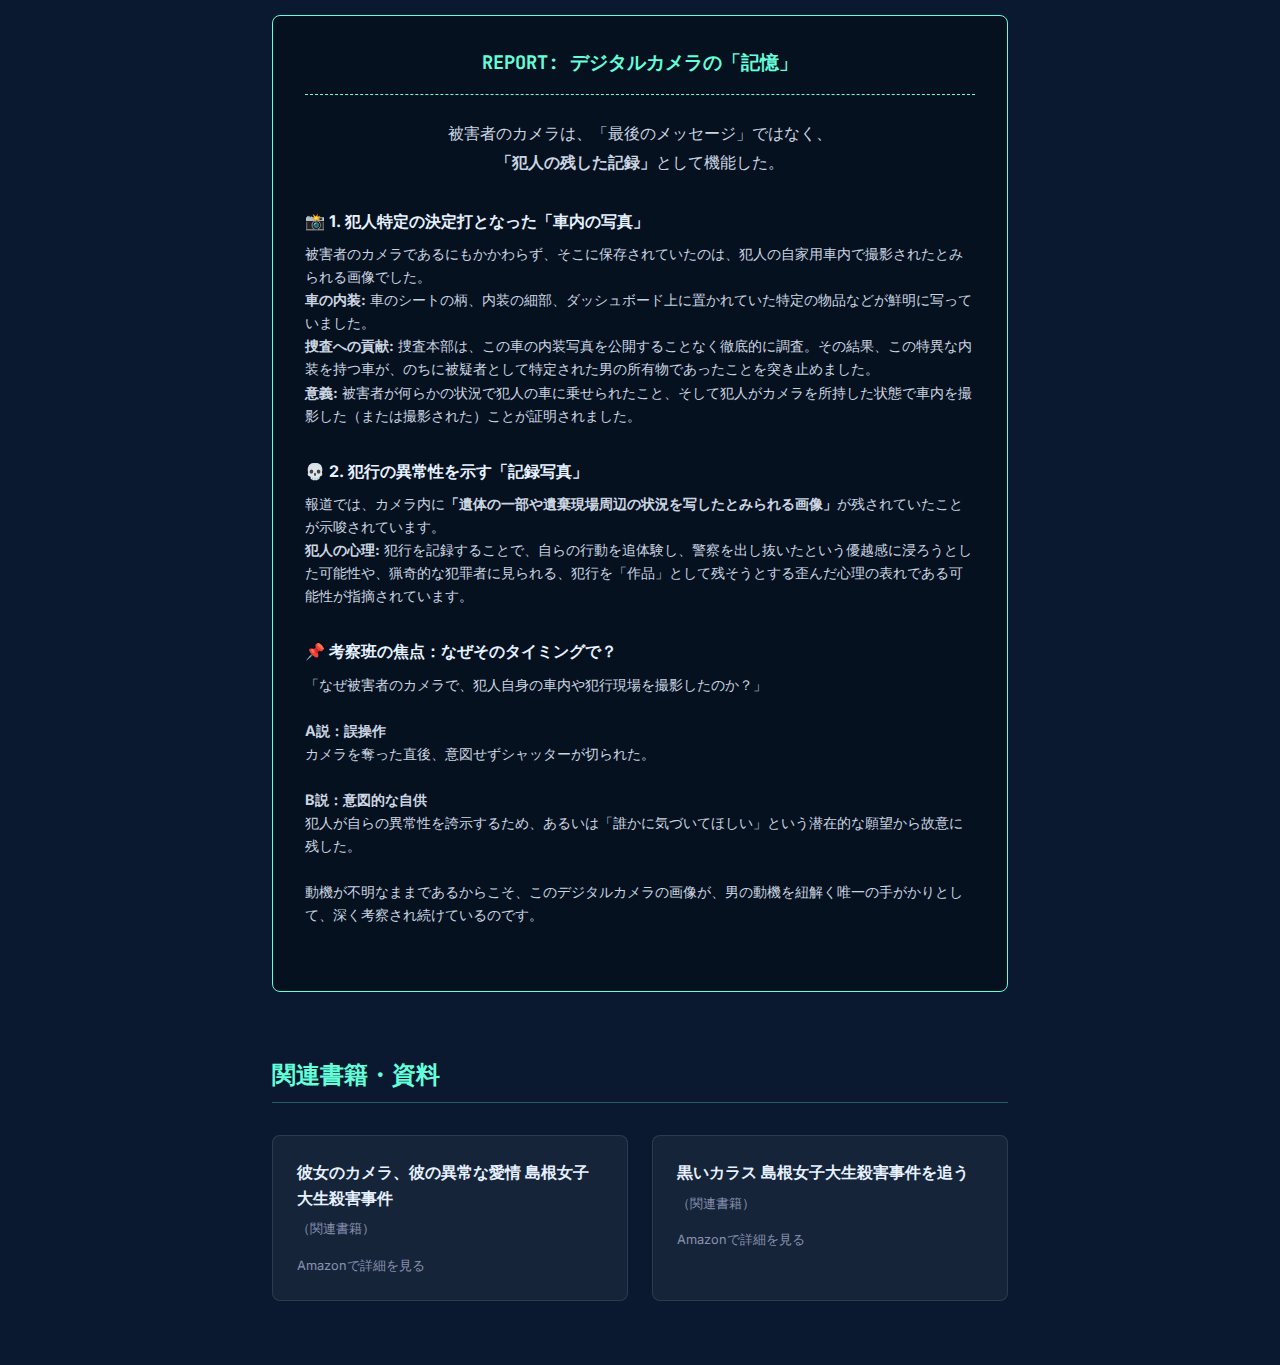
<file: case05.html>
﻿<!DOCTYPE html>
<html lang="ja">

<head>
    <meta charset="UTF-8">
    <meta name="viewport" content="width=device-width, initial-scale=1.0">
    <title>島根女子大生死体遺棄事件 | COLD CASE ARCHIVE</title>
    <link rel="preconnect" href="https://fonts.googleapis.com">
    <link rel="preconnect" href="https://fonts.gstatic.com" crossorigin>
    <link
        href="https://fonts.googleapis.com/css2?family=Inter:wght@300;400;600;800&family=JetBrains+Mono:wght@400;700&display=swap"
        rel="stylesheet">
    <link rel="stylesheet" href="style.css">
    <style>
        .detail-container {
            max-width: 800px;
            margin: 0 auto;
            padding: 4rem 2rem;
        }

        .back-link {
            display: inline-block;
            margin-bottom: 2rem;
            color: var(--accent-green);
            text-decoration: none;
            font-family: var(--font-mono);
        }

        .case-title {
            font-size: 2.5rem;
            margin-bottom: 1rem;
            color: var(--text-main);
        }

        .section-title {
            font-size: 1.5rem;
            color: var(--accent-green);
            margin-bottom: 1.5rem;
            border-bottom: 1px solid rgba(100, 255, 218, 0.3);
            padding-bottom: 0.5rem;
            margin-top: 4rem;
        }

        .content-text {
            line-height: 1.8;
            color: #cbd5e1;
            margin-bottom: 1.5rem;
        }

        .timeline-list {
            list-style: none;
            padding: 0;
            margin: 0;
            border-left: 2px solid var(--accent-blue);
            margin-left: 1rem;
        }

        .timeline-item {
            position: relative;
            padding-left: 2rem;
            margin-bottom: 2rem;
        }

        .timeline-item::before {
            content: '';
            position: absolute;
            left: -6px;
            top: 6px;
            width: 10px;
            height: 10px;
            background: var(--bg-deep);
            border: 2px solid var(--accent-green);
            border-radius: 50%;
        }

        .timeline-time {
            font-family: var(--font-mono);
            color: var(--accent-green);
            font-size: 0.9rem;
            margin-bottom: 0.5rem;
            display: block;
        }

        .timeline-desc {
            color: var(--text-main);
        }

        .analysis-box {
            background: rgba(255, 255, 255, 0.05);
            padding: 1.5rem;
            border-radius: 8px;
            margin-bottom: 1.5rem;
        }

        .analysis-box h4 {
            color: var(--accent-blue);
            margin-bottom: 0.5rem;
            display: flex;
            align-items: center;
        }

        .analysis-box h4::before {
            content: '🔍';
            margin-right: 0.5rem;
            font-size: 1.2rem;
        }

        .camera-report {
            background: rgba(0, 0, 0, 0.3);
            border: 1px solid var(--accent-green);
            padding: 2rem;
            border-radius: 8px;
            margin-top: 2rem;
        }

        .camera-report h3 {
            color: var(--accent-green);
            font-family: var(--font-mono);
            margin-bottom: 1.5rem;
            text-align: center;
            border-bottom: 1px dashed var(--accent-green);
            padding-bottom: 1rem;
        }

        .report-section {
            margin-bottom: 2rem;
        }

        .report-section h4 {
            color: var(--text-main);
            margin-bottom: 0.5rem;
            font-weight: 700;
        }

        .data-table {
            width: 100%;
            border-collapse: collapse;
            margin-bottom: 2rem;
            font-size: 0.9rem;
        }

        .data-table th,
        .data-table td {
            padding: 1rem;
            border-bottom: 1px solid rgba(255, 255, 255, 0.1);
            text-align: left;
        }

        .data-table th {
            color: var(--accent-blue);
            width: 30%;
        }

        .data-table td {
            color: #cbd5e1;
        }

        .resource-grid {
            display: grid;
            grid-template-columns: repeat(auto-fit, minmax(200px, 1fr));
            gap: 1.5rem;
            margin-top: 2rem;
        }

        .resource-card {
            background: rgba(255, 255, 255, 0.05);
            border: 1px solid rgba(255, 255, 255, 0.1);
            border-radius: 8px;
            padding: 1.5rem;
            display: flex;
            flex-direction: column;
            transition: all 0.3s ease;
        }

        .resource-card:hover {
            transform: translateY(-5px);
            border-color: var(--accent-green);
            background: rgba(255, 255, 255, 0.08);
        }

        .resource-title {
            font-size: 1rem;
            color: var(--text-main);
            margin-bottom: 0.5rem;
            font-weight: 600;
        }

        .resource-author {
            font-size: 0.8rem;
            color: var(--text-muted);
            margin-bottom: 1rem;
        }
    </style>
</head>

<body>
    <div class="detail-container">
        <a href="investigation materials.html" class="back-link">← ARCHIVE TOP</a>

        <h1 class="case-title">島根女子大生死体遺棄事件</h1>

        <div class="content-section">
            <h2 class="section-title">1. 事件概要</h2>
            <p class="content-text">日本を震撼させた残忍な遺体損壊・遺棄事件。</p>
            <table class="data-table">
                <tr>
                    <th>発生時期</th>
                    <td>2009年（平成21年）10月</td>
                </tr>
                <tr>
                    <th>場所</th>
                    <td>島根県浜田市（行方不明）、広島県北広島町（遺体発見）</td>
                </tr>
                <tr>
                    <th>被害者</th>
                    <td>島根県立大学の女子学生（当時19歳）</td>
                </tr>
                <tr>
                    <th>犯行手口</th>
                    <td>殺害後、遺体を切断・損壊し、広範囲に遺棄。</td>
                </tr>
                <tr>
                    <th>捜査状況</th>
                    <td>2016年12月、被疑者（益田市在住の会社員の男）を特定したが、被疑者死亡のまま書類送検し、捜査終結。</td>
                </tr>
                <tr>
                    <th>最大の特徴</th>
                    <td>犯行直後に被疑者が事故死していたため、公訴に至らず、動機や詳細な殺害手段が不明のまま。</td>
                </tr>
            </table>

            <h2 class="section-title">2. 事件を追う：詳細な時系列</h2>
            <ul class="timeline-list">
                <li class="timeline-item">
                    <span class="timeline-time">2009.10.26 (Mon) 【行方不明】</span>
                    <span class="timeline-desc">
                        21時過ぎ、島根県浜田市のアルバイト先（飲食店）を退店。その後、自宅（大学の寮）へ向かう途中で消息を絶つ。
                    </span>
                </li>
                <li class="timeline-item">
                    <span class="timeline-time">2009.10.28 【捜索願提出】</span>
                    <span class="timeline-desc">
                        被害者の家族が島根県警に捜索願を提出。公開捜査開始。
                    </span>
                </li>
                <li class="timeline-item">
                    <span class="timeline-time">2009.11.06 【遺体の一部発見】</span>
                    <span class="timeline-desc">
                        広島県北広島町の山林（臥龍山）で、被害者のものとみられる遺体の一部が発見される。
                    </span>
                </li>
                <li class="timeline-item">
                    <span class="timeline-time">2009.11.07以降 【遺留品・遺体発見】</span>
                    <span class="timeline-desc">
                        臥龍山周辺で、切断された別の遺体の一部や被害者の衣服、携帯電話などが広範囲に発見される。
                    </span>
                </li>
                <li class="timeline-item">
                    <span class="timeline-time">2009.11上旬 【重要：被疑者の交通事故死】</span>
                    <span class="timeline-desc">
                        犯行に関与したとみられる男が、山口県内の高速道路で交通事故により死亡。（この時点では事件との関連は不明）
                    </span>
                </li>
                <li class="timeline-item">
                    <span class="timeline-time">2009.11.26 【デジタルカメラ発見】</span>
                    <span class="timeline-desc">
                        島根県内の遺棄現場とは別の場所で、被害者のデジタルカメラが発見される。
                    </span>
                </li>
                <li class="timeline-item">
                    <span class="timeline-time">2016.12 【被疑者特定・書類送検】</span>
                    <span class="timeline-desc">
                        捜査本部が益田市在住の当時33歳の会社員の男を被疑者として特定。男は既に死亡しているため、被疑者死亡のまま殺人、死体遺棄などの容疑で書類送検。
                    </span>
                </li>
                <li class="timeline-item">
                    <span class="timeline-time">2019 【捜査終結】</span>
                    <span class="timeline-desc">
                        被疑者死亡により公訴を提起できないまま捜査終結が公表される。
                    </span>
                </li>
            </ul>

            <h2 class="section-title">3. 犯人特定への道のり：浮かび上がった男の正体</h2>
            <p class="content-text">事件解決に至らなかったものの、被疑者の特定を可能にしたのは、複数の証拠のパズルが組み合わさったためです。</p>
            <div class="analysis-box">
                <h4>1. 決定的証拠：DNAと体液</h4>
                <p style="font-size: 0.95rem; color: #cbd5e1;">
                    遺体発見現場から採取された警察官の着衣に付着していた体液（DNA型）と、別の事件（過去の窃盗事件など）で採取・保管されていた死亡した男のDNA型が一致。これが、男が事件に関与していたことを示す最大の根拠となりました。
                </p>
            </div>
            <div class="analysis-box">
                <h4>2. デジタルカメラ内の「風景」</h4>
                <p style="font-size: 0.95rem; color: #cbd5e1;">
                    発見された被害者のデジタルカメラには、被害者本人が映っていないものの、犯人の車内で撮影されたとみられる画像が残されていました。この画像に写っていた車の内装（シートの柄や特定の物品）が、死亡した男が所有していた車と極めて高い確率で一致しました。
                </p>
            </div>
            <div class="analysis-box">
                <h4>3. 被疑者のプロフィール</h4>
                <p style="font-size: 0.95rem; color: #cbd5e1;">
                    <strong>人物像:</strong> 益田市在住の会社員の男（当時33歳）。<br>
                    <strong>接点:</strong>
                    捜査では、被害者と被疑者の間に面識はなかった可能性が高いとされています。被害者のバイト先の客だったという情報もありますが、公的な確定には至っていません。<br>
                    <strong>事件後の行動:</strong> 犯行直後の2009年11月上旬、山口県美祢市の高速道路で車同士の衝突事故を起こし、死亡しています。
                </p>
            </div>

            <h2 class="section-title">4. 残された「闇」：今も続く不可解な謎</h2>
            <p class="content-text">被疑者が特定されたとはいえ、事件の全容が解明されたわけではありません。</p>
            <div class="analysis-box">
                <h4>1. 犯行動機と殺害方法</h4>
                <p style="font-size: 0.95rem; color: #cbd5e1;">
                    <strong>動機:</strong> 男はなぜ面識のない女子大生を標的にし、殺害し、あそこまで残忍に遺体を損壊・遺棄したのか、動機は完全に不明です。<br>
                    <strong>殺害手段:</strong> 遺体が損壊されていたため、具体的な殺害手段（絞殺か薬物かなど）も特定されていません。
                </p>
            </div>
            <div class="analysis-box">
                <h4>2. 遺体損壊の異常性と「専門性」</h4>
                <p style="font-size: 0.95rem; color: #cbd5e1;">
                    遺体切断の手口が非常に異常かつ広範囲にわたっており、<strong>「専門的な知識を持つ者」</strong>による犯行ではないかという見方が当時は強くありました。男にそのような背景があったのか、もしくは別の共犯者がいたのかが謎とされています。
                </p>
            </div>
            <div class="analysis-box">
                <h4>3. 画像に隠された真実</h4>
                <p style="font-size: 0.95rem; color: #cbd5e1;">
                    デジタルカメラに残されていた画像は、男が殺害行為や遺体の一部を撮影したものとみられています。これは犯人の異常な自己顕示欲や記録欲を示していますが、撮影場所が事件の核心を突く証拠である可能性も指摘されています。
                </p>
            </div>

            <div class="camera-report">
                <h3>REPORT: デジタルカメラの「記憶」</h3>
                <p class="content-text" style="text-align: center; margin-bottom: 2rem;">
                    被害者のカメラは、「最後のメッセージ」ではなく、<br>
                    <strong>「犯人の残した記録」</strong>として機能した。
                </p>

                <div class="report-section">
                    <h4>📸 1. 犯人特定の決定打となった「車内の写真」</h4>
                    <p style="font-size: 0.9rem; color: #cbd5e1;">
                        被害者のカメラであるにもかかわらず、そこに保存されていたのは、犯人の自家用車内で撮影されたとみられる画像でした。<br>
                        <strong>車の内装:</strong> 車のシートの柄、内装の細部、ダッシュボード上に置かれていた特定の物品などが鮮明に写っていました。<br>
                        <strong>捜査への貢献:</strong>
                        捜査本部は、この車の内装写真を公開することなく徹底的に調査。その結果、この特異な内装を持つ車が、のちに被疑者として特定された男の所有物であったことを突き止めました。<br>
                        <strong>意義:</strong> 被害者が何らかの状況で犯人の車に乗せられたこと、そして犯人がカメラを所持した状態で車内を撮影した（または撮影された）ことが証明されました。
                    </p>
                </div>

                <div class="report-section">
                    <h4>💀 2. 犯行の異常性を示す「記録写真」</h4>
                    <p style="font-size: 0.9rem; color: #cbd5e1;">
                        報道では、カメラ内に<strong>「遺体の一部や遺棄現場周辺の状況を写したとみられる画像」</strong>が残されていたことが示唆されています。<br>
                        <strong>犯人の心理:</strong>
                        犯行を記録することで、自らの行動を追体験し、警察を出し抜いたという優越感に浸ろうとした可能性や、猟奇的な犯罪者に見られる、犯行を「作品」として残そうとする歪んだ心理の表れである可能性が指摘されています。
                    </p>
                </div>

                <div class="report-section">
                    <h4>📌 考察班の焦点：なぜそのタイミングで？</h4>
                    <p style="font-size: 0.9rem; color: #cbd5e1;">
                        「なぜ被害者のカメラで、犯人自身の車内や犯行現場を撮影したのか？」<br><br>
                        <strong>A説：誤操作</strong><br>
                        カメラを奪った直後、意図せずシャッターが切られた。<br><br>
                        <strong>B説：意図的な自供</strong><br>
                        犯人が自らの異常性を誇示するため、あるいは「誰かに気づいてほしい」という潜在的な願望から故意に残した。<br><br>
                        動機が不明なままであるからこそ、このデジタルカメラの画像が、男の動機を紐解く唯一の手がかりとして、深く考察され続けているのです。
                    </p>
                </div>
            </div>

            <h2 class="section-title">関連書籍・資料</h2>
            <div class="resource-grid">
                <a href="https://www.amazon.co.jp/s?k=彼女のカメラ、彼の異常な愛情+島根女子大生殺害事件" target="_blank" class="resource-card"
                    style="text-decoration: none; color: inherit;">
                    <span class="resource-title">彼女のカメラ、彼の異常な愛情 島根女子大生殺害事件</span>
                    <div class="resource-author">（関連書籍）</div>
                    <p style="font-size: 0.8rem; color: #8892b0;">Amazonで詳細を見る</p>
                </a>
                <a href="https://www.amazon.co.jp/s?k=黒いカラス+島根女子大生殺害事件を追う" target="_blank" class="resource-card"
                    style="text-decoration: none; color: inherit;">
                    <span class="resource-title">黒いカラス 島根女子大生殺害事件を追う</span>
                    <div class="resource-author">（関連書籍）</div>
                    <p style="font-size: 0.8rem; color: #8892b0;">Amazonで詳細を見る</p>
                </a>
            </div>

        </div>
    </div>
    <div class="scan-line"></div>
</body>

</html>
</file>
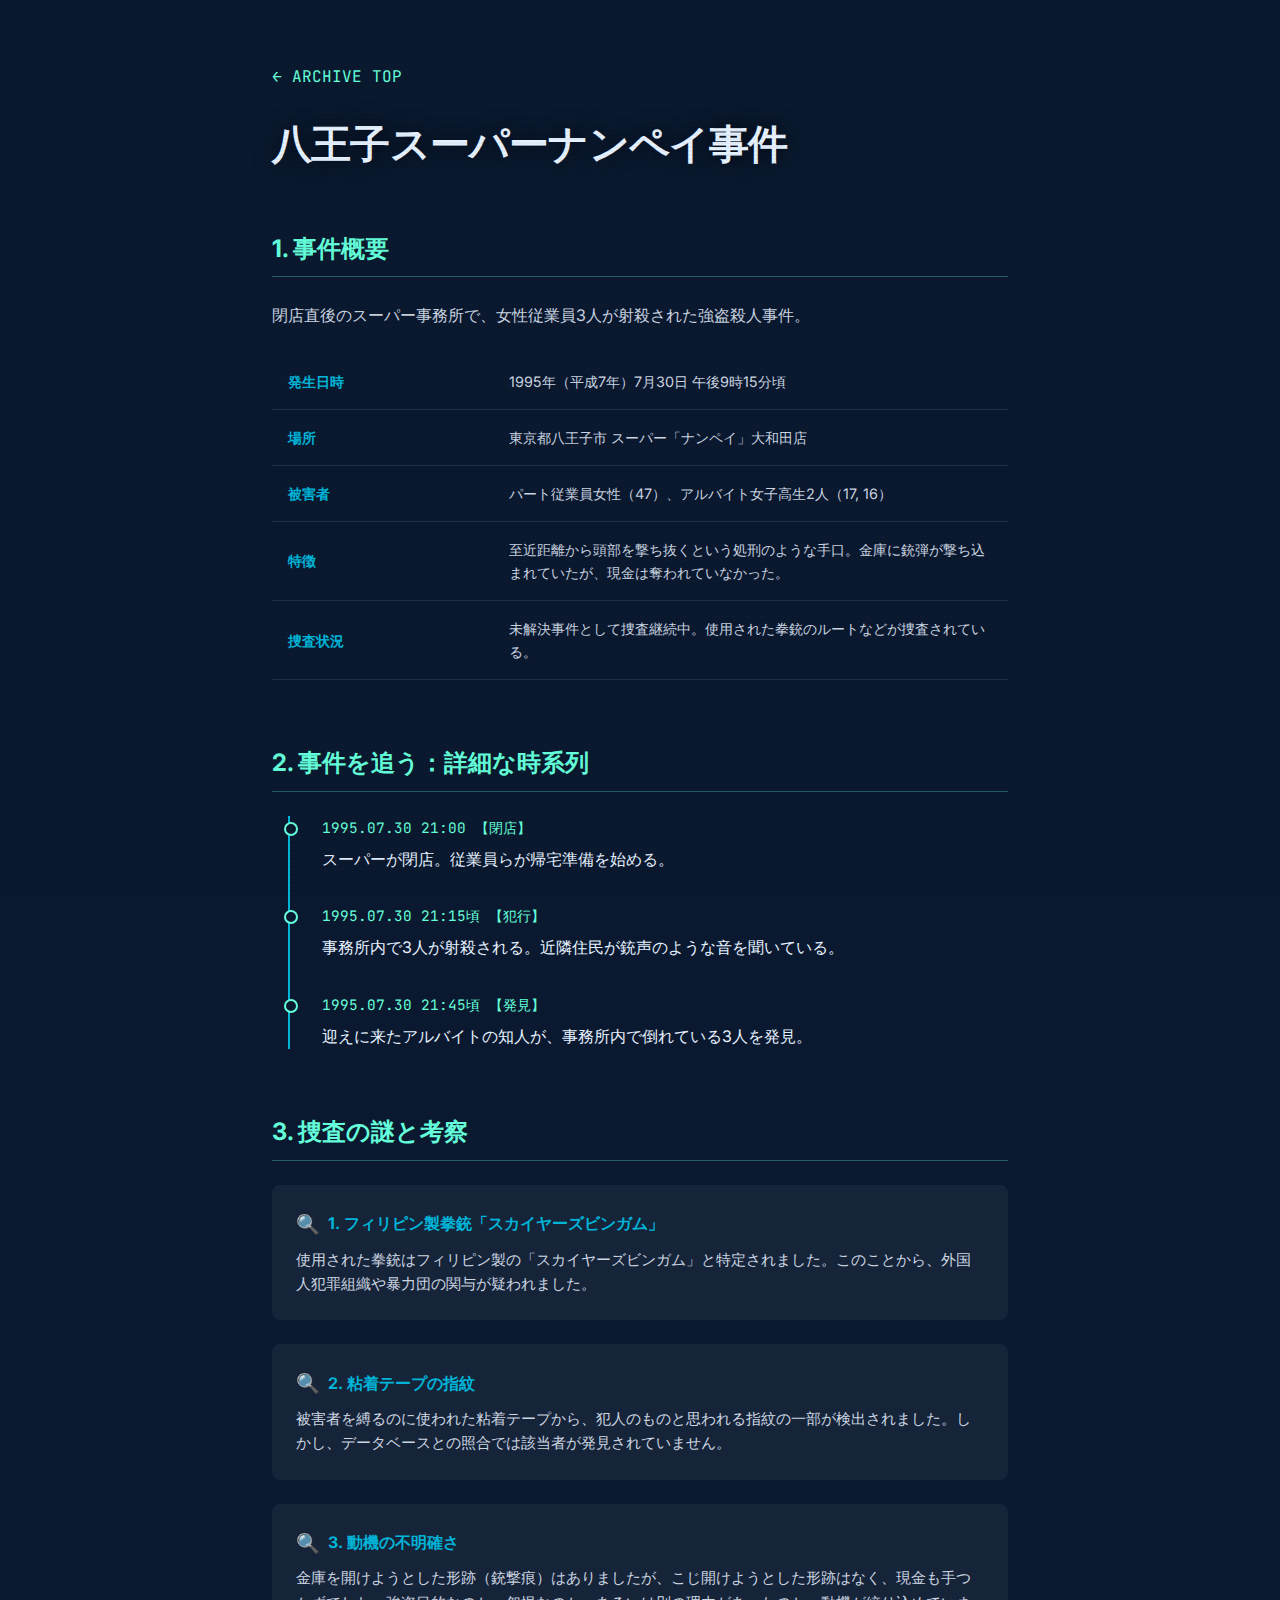
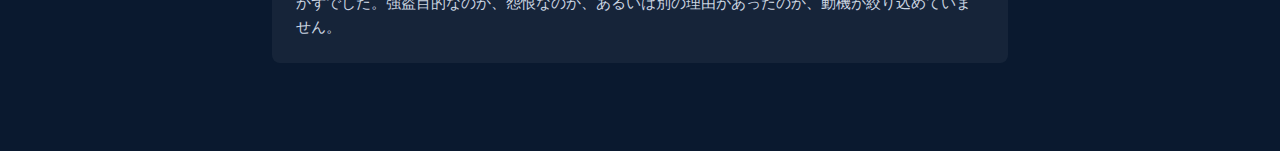
<file: case06.html>
﻿<!DOCTYPE html>
<html lang="ja">

<head>
    <meta charset="UTF-8">
    <meta name="viewport" content="width=device-width, initial-scale=1.0">
    <title>八王子スーパーナンペイ事件 | COLD CASE ARCHIVE</title>
    <link rel="preconnect" href="https://fonts.googleapis.com">
    <link rel="preconnect" href="https://fonts.gstatic.com" crossorigin>
    <link
        href="https://fonts.googleapis.com/css2?family=Inter:wght@300;400;600;800&family=JetBrains+Mono:wght@400;700&display=swap"
        rel="stylesheet">
    <link rel="stylesheet" href="style.css">
    <style>
        .detail-container {
            max-width: 800px;
            margin: 0 auto;
            padding: 4rem 2rem;
        }

        .back-link {
            display: inline-block;
            margin-bottom: 2rem;
            color: var(--accent-green);
            text-decoration: none;
            font-family: var(--font-mono);
        }

        .case-title {
            font-size: 2.5rem;
            margin-bottom: 1rem;
            color: var(--text-main);
        }

        .section-title {
            font-size: 1.5rem;
            color: var(--accent-green);
            margin-bottom: 1.5rem;
            border-bottom: 1px solid rgba(100, 255, 218, 0.3);
            padding-bottom: 0.5rem;
            margin-top: 4rem;
        }

        .content-text {
            line-height: 1.8;
            color: #cbd5e1;
            margin-bottom: 1.5rem;
        }

        .timeline-list {
            list-style: none;
            padding: 0;
            margin: 0;
            border-left: 2px solid var(--accent-blue);
            margin-left: 1rem;
        }

        .timeline-item {
            position: relative;
            padding-left: 2rem;
            margin-bottom: 2rem;
        }

        .timeline-item::before {
            content: '';
            position: absolute;
            left: -6px;
            top: 6px;
            width: 10px;
            height: 10px;
            background: var(--bg-deep);
            border: 2px solid var(--accent-green);
            border-radius: 50%;
        }

        .timeline-time {
            font-family: var(--font-mono);
            color: var(--accent-green);
            font-size: 0.9rem;
            margin-bottom: 0.5rem;
            display: block;
        }

        .timeline-desc {
            color: var(--text-main);
        }

        .analysis-box {
            background: rgba(255, 255, 255, 0.05);
            padding: 1.5rem;
            border-radius: 8px;
            margin-bottom: 1.5rem;
        }

        .analysis-box h4 {
            color: var(--accent-blue);
            margin-bottom: 0.5rem;
            display: flex;
            align-items: center;
        }

        .analysis-box h4::before {
            content: '🔍';
            margin-right: 0.5rem;
            font-size: 1.2rem;
        }

        .data-table {
            width: 100%;
            border-collapse: collapse;
            margin-bottom: 2rem;
            font-size: 0.9rem;
        }

        .data-table th,
        .data-table td {
            padding: 1rem;
            border-bottom: 1px solid rgba(255, 255, 255, 0.1);
            text-align: left;
        }

        .data-table th {
            color: var(--accent-blue);
            width: 30%;
        }

        .data-table td {
            color: #cbd5e1;
        }
    </style>
</head>

<body>
    <div class="detail-container">
        <a href="investigation materials.html" class="back-link">← ARCHIVE TOP</a>

        <h1 class="case-title">八王子スーパーナンペイ事件</h1>

        <div class="content-section">
            <h2 class="section-title">1. 事件概要</h2>
            <p class="content-text">閉店直後のスーパー事務所で、女性従業員3人が射殺された強盗殺人事件。</p>
            <table class="data-table">
                <tr>
                    <th>発生日時</th>
                    <td>1995年（平成7年）7月30日 午後9時15分頃</td>
                </tr>
                <tr>
                    <th>場所</th>
                    <td>東京都八王子市 スーパー「ナンペイ」大和田店</td>
                </tr>
                <tr>
                    <th>被害者</th>
                    <td>パート従業員女性（47）、アルバイト女子高生2人（17, 16）</td>
                </tr>
                <tr>
                    <th>特徴</th>
                    <td>至近距離から頭部を撃ち抜くという処刑のような手口。金庫に銃弾が撃ち込まれていたが、現金は奪われていなかった。</td>
                </tr>
                <tr>
                    <th>捜査状況</th>
                    <td>未解決事件として捜査継続中。使用された拳銃のルートなどが捜査されている。</td>
                </tr>
            </table>

            <h2 class="section-title">2. 事件を追う：詳細な時系列</h2>
            <ul class="timeline-list">
                <li class="timeline-item">
                    <span class="timeline-time">1995.07.30 21:00 【閉店】</span>
                    <span class="timeline-desc">
                        スーパーが閉店。従業員らが帰宅準備を始める。
                    </span>
                </li>
                <li class="timeline-item">
                    <span class="timeline-time">1995.07.30 21:15頃 【犯行】</span>
                    <span class="timeline-desc">
                        事務所内で3人が射殺される。近隣住民が銃声のような音を聞いている。
                    </span>
                </li>
                <li class="timeline-item">
                    <span class="timeline-time">1995.07.30 21:45頃 【発見】</span>
                    <span class="timeline-desc">
                        迎えに来たアルバイトの知人が、事務所内で倒れている3人を発見。
                    </span>
                </li>
            </ul>

            <h2 class="section-title">3. 捜査の謎と考察</h2>
            <div class="analysis-box">
                <h4>1. フィリピン製拳銃「スカイヤーズビンガム」</h4>
                <p style="font-size: 0.95rem; color: #cbd5e1;">
                    使用された拳銃はフィリピン製の「スカイヤーズビンガム」と特定されました。このことから、外国人犯罪組織や暴力団の関与が疑われました。
                </p>
            </div>
            <div class="analysis-box">
                <h4>2. 粘着テープの指紋</h4>
                <p style="font-size: 0.95rem; color: #cbd5e1;">
                    被害者を縛るのに使われた粘着テープから、犯人のものと思われる指紋の一部が検出されました。しかし、データベースとの照合では該当者が発見されていません。
                </p>
            </div>
            <div class="analysis-box">
                <h4>3. 動機の不明確さ</h4>
                <p style="font-size: 0.95rem; color: #cbd5e1;">
                    金庫を開けようとした形跡（銃撃痕）はありましたが、こじ開けようとした形跡はなく、現金も手つかずでした。強盗目的なのか、怨恨なのか、あるいは別の理由があったのか、動機が絞り込めていません。
                </p>
            </div>
        </div>
    </div>
    <div class="scan-line"></div>
</body>

</html>
</file>
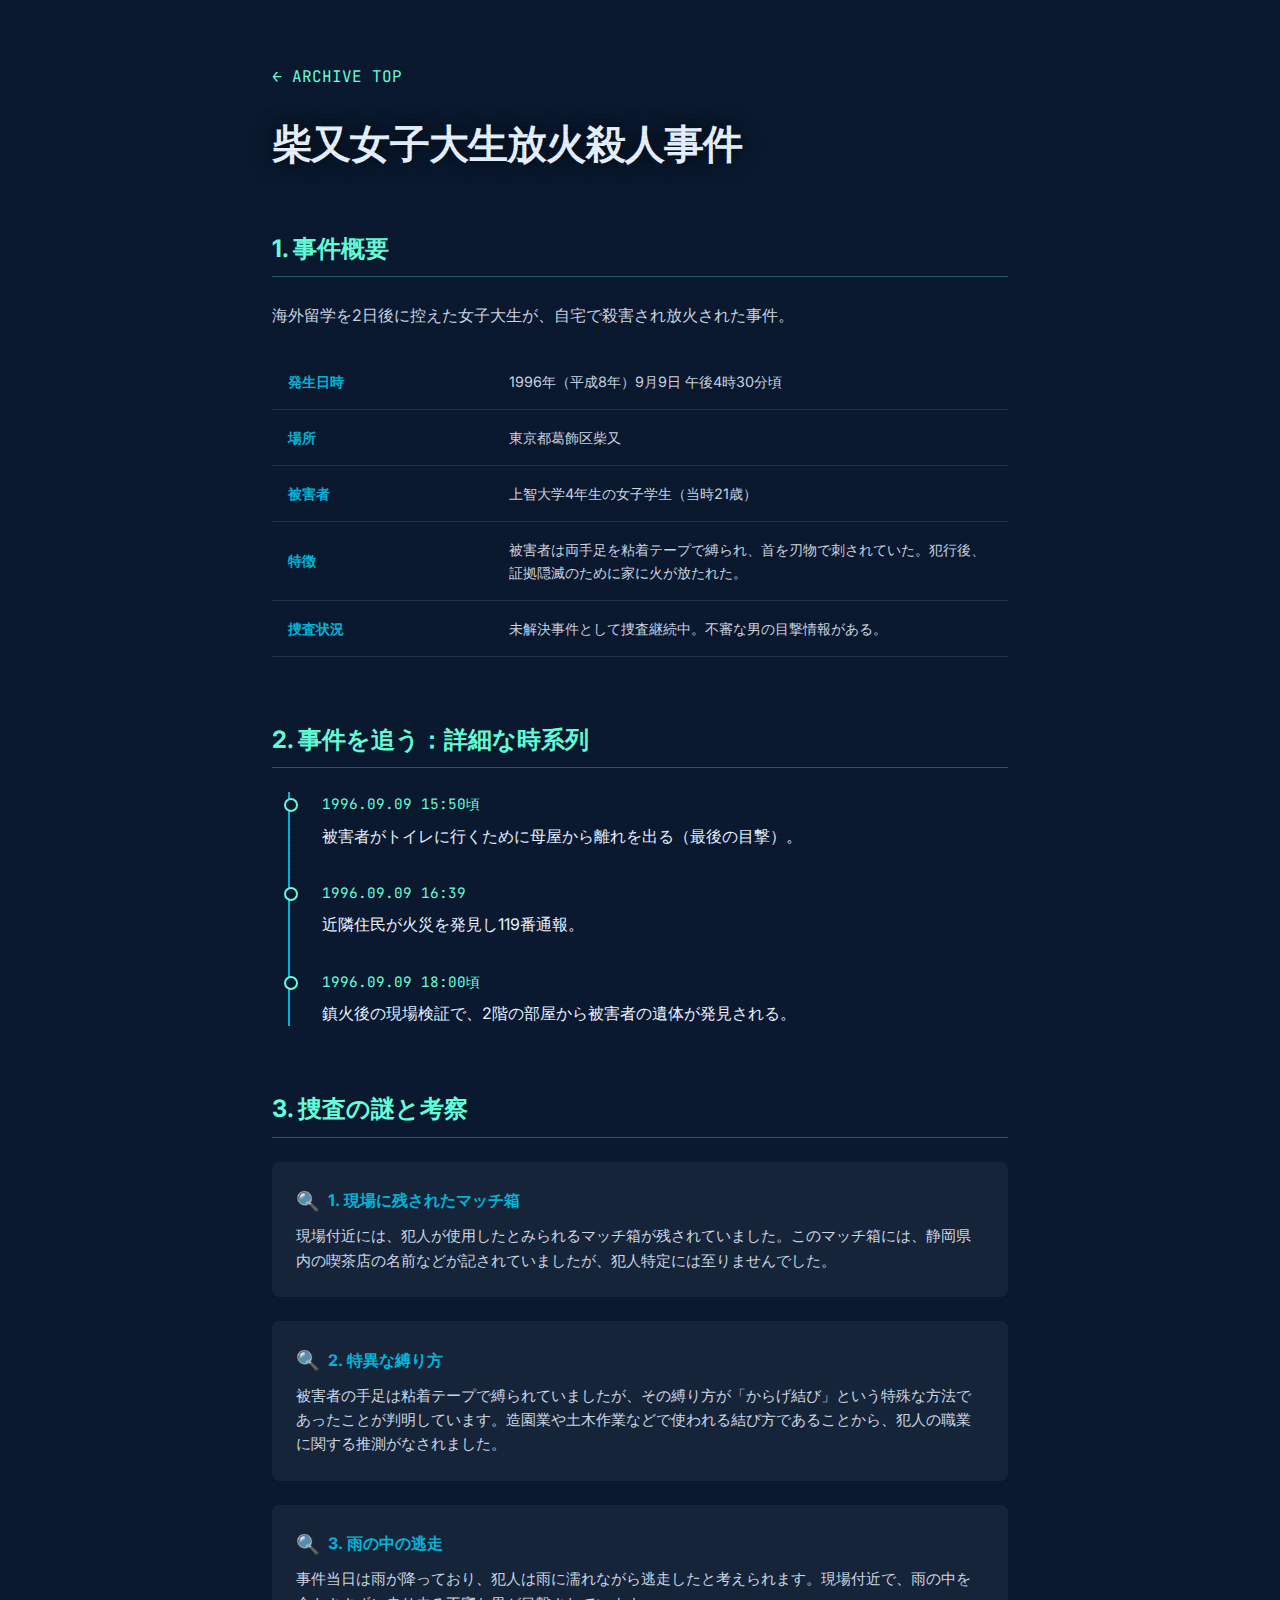
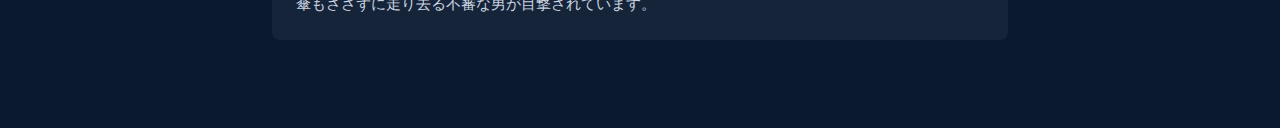
<file: case07.html>
﻿<!DOCTYPE html>
<html lang="ja">

<head>
    <meta charset="UTF-8">
    <meta name="viewport" content="width=device-width, initial-scale=1.0">
    <title>柴又女子大生放火殺人事件 | COLD CASE ARCHIVE</title>
    <link rel="preconnect" href="https://fonts.googleapis.com">
    <link rel="preconnect" href="https://fonts.gstatic.com" crossorigin>
    <link
        href="https://fonts.googleapis.com/css2?family=Inter:wght@300;400;600;800&family=JetBrains+Mono:wght@400;700&display=swap"
        rel="stylesheet">
    <link rel="stylesheet" href="style.css">
    <style>
        .detail-container {
            max-width: 800px;
            margin: 0 auto;
            padding: 4rem 2rem;
        }

        .back-link {
            display: inline-block;
            margin-bottom: 2rem;
            color: var(--accent-green);
            text-decoration: none;
            font-family: var(--font-mono);
        }

        .case-title {
            font-size: 2.5rem;
            margin-bottom: 1rem;
            color: var(--text-main);
        }

        .section-title {
            font-size: 1.5rem;
            color: var(--accent-green);
            margin-bottom: 1.5rem;
            border-bottom: 1px solid rgba(100, 255, 218, 0.3);
            padding-bottom: 0.5rem;
            margin-top: 4rem;
        }

        .content-text {
            line-height: 1.8;
            color: #cbd5e1;
            margin-bottom: 1.5rem;
        }

        .timeline-list {
            list-style: none;
            padding: 0;
            margin: 0;
            border-left: 2px solid var(--accent-blue);
            margin-left: 1rem;
        }

        .timeline-item {
            position: relative;
            padding-left: 2rem;
            margin-bottom: 2rem;
        }

        .timeline-item::before {
            content: '';
            position: absolute;
            left: -6px;
            top: 6px;
            width: 10px;
            height: 10px;
            background: var(--bg-deep);
            border: 2px solid var(--accent-green);
            border-radius: 50%;
        }

        .timeline-time {
            font-family: var(--font-mono);
            color: var(--accent-green);
            font-size: 0.9rem;
            margin-bottom: 0.5rem;
            display: block;
        }

        .timeline-desc {
            color: var(--text-main);
        }

        .analysis-box {
            background: rgba(255, 255, 255, 0.05);
            padding: 1.5rem;
            border-radius: 8px;
            margin-bottom: 1.5rem;
        }

        .analysis-box h4 {
            color: var(--accent-blue);
            margin-bottom: 0.5rem;
            display: flex;
            align-items: center;
        }

        .analysis-box h4::before {
            content: '🔍';
            margin-right: 0.5rem;
            font-size: 1.2rem;
        }

        .data-table {
            width: 100%;
            border-collapse: collapse;
            margin-bottom: 2rem;
            font-size: 0.9rem;
        }

        .data-table th,
        .data-table td {
            padding: 1rem;
            border-bottom: 1px solid rgba(255, 255, 255, 0.1);
            text-align: left;
        }

        .data-table th {
            color: var(--accent-blue);
            width: 30%;
        }

        .data-table td {
            color: #cbd5e1;
        }
    </style>
</head>

<body>
    <div class="detail-container">
        <a href="investigation materials.html" class="back-link">← ARCHIVE TOP</a>

        <h1 class="case-title">柴又女子大生放火殺人事件</h1>

        <div class="content-section">
            <h2 class="section-title">1. 事件概要</h2>
            <p class="content-text">海外留学を2日後に控えた女子大生が、自宅で殺害され放火された事件。</p>
            <table class="data-table">
                <tr>
                    <th>発生日時</th>
                    <td>1996年（平成8年）9月9日 午後4時30分頃</td>
                </tr>
                <tr>
                    <th>場所</th>
                    <td>東京都葛飾区柴又</td>
                </tr>
                <tr>
                    <th>被害者</th>
                    <td>上智大学4年生の女子学生（当時21歳）</td>
                </tr>
                <tr>
                    <th>特徴</th>
                    <td>被害者は両手足を粘着テープで縛られ、首を刃物で刺されていた。犯行後、証拠隠滅のために家に火が放たれた。</td>
                </tr>
                <tr>
                    <th>捜査状況</th>
                    <td>未解決事件として捜査継続中。不審な男の目撃情報がある。</td>
                </tr>
            </table>

            <h2 class="section-title">2. 事件を追う：詳細な時系列</h2>
            <ul class="timeline-list">
                <li class="timeline-item">
                    <span class="timeline-time">1996.09.09 15:50頃</span>
                    <span class="timeline-desc">
                        被害者がトイレに行くために母屋から離れを出る（最後の目撃）。
                    </span>
                </li>
                <li class="timeline-item">
                    <span class="timeline-time">1996.09.09 16:39</span>
                    <span class="timeline-desc">
                        近隣住民が火災を発見し119番通報。
                    </span>
                </li>
                <li class="timeline-item">
                    <span class="timeline-time">1996.09.09 18:00頃</span>
                    <span class="timeline-desc">
                        鎮火後の現場検証で、2階の部屋から被害者の遺体が発見される。
                    </span>
                </li>
            </ul>

            <h2 class="section-title">3. 捜査の謎と考察</h2>
            <div class="analysis-box">
                <h4>1. 現場に残されたマッチ箱</h4>
                <p style="font-size: 0.95rem; color: #cbd5e1;">
                    現場付近には、犯人が使用したとみられるマッチ箱が残されていました。このマッチ箱には、静岡県内の喫茶店の名前などが記されていましたが、犯人特定には至りませんでした。
                </p>
            </div>
            <div class="analysis-box">
                <h4>2. 特異な縛り方</h4>
                <p style="font-size: 0.95rem; color: #cbd5e1;">
                    被害者の手足は粘着テープで縛られていましたが、その縛り方が「からげ結び」という特殊な方法であったことが判明しています。造園業や土木作業などで使われる結び方であることから、犯人の職業に関する推測がなされました。
                </p>
            </div>
            <div class="analysis-box">
                <h4>3. 雨の中の逃走</h4>
                <p style="font-size: 0.95rem; color: #cbd5e1;">
                    事件当日は雨が降っており、犯人は雨に濡れながら逃走したと考えられます。現場付近で、雨の中を傘もささずに走り去る不審な男が目撃されています。
                </p>
            </div>
        </div>
    </div>
    <div class="scan-line"></div>
</body>

</html>
</file>
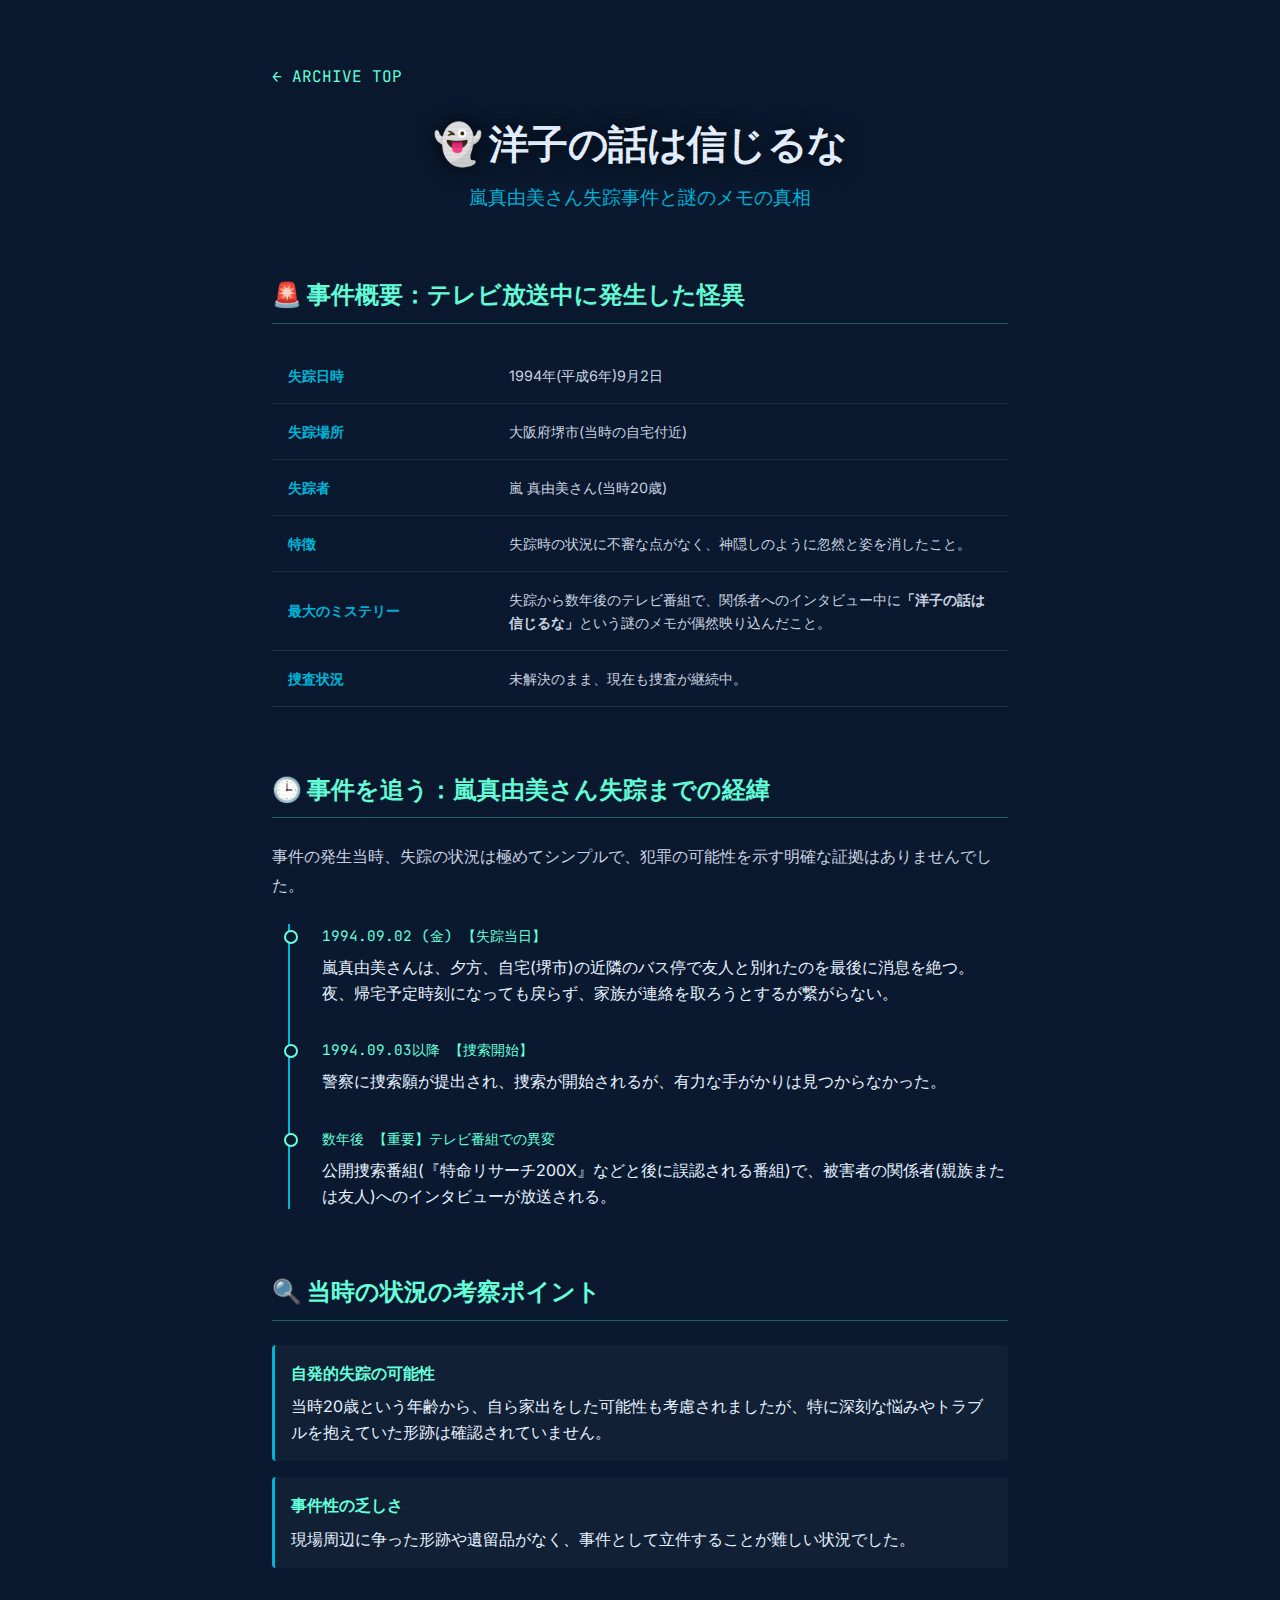
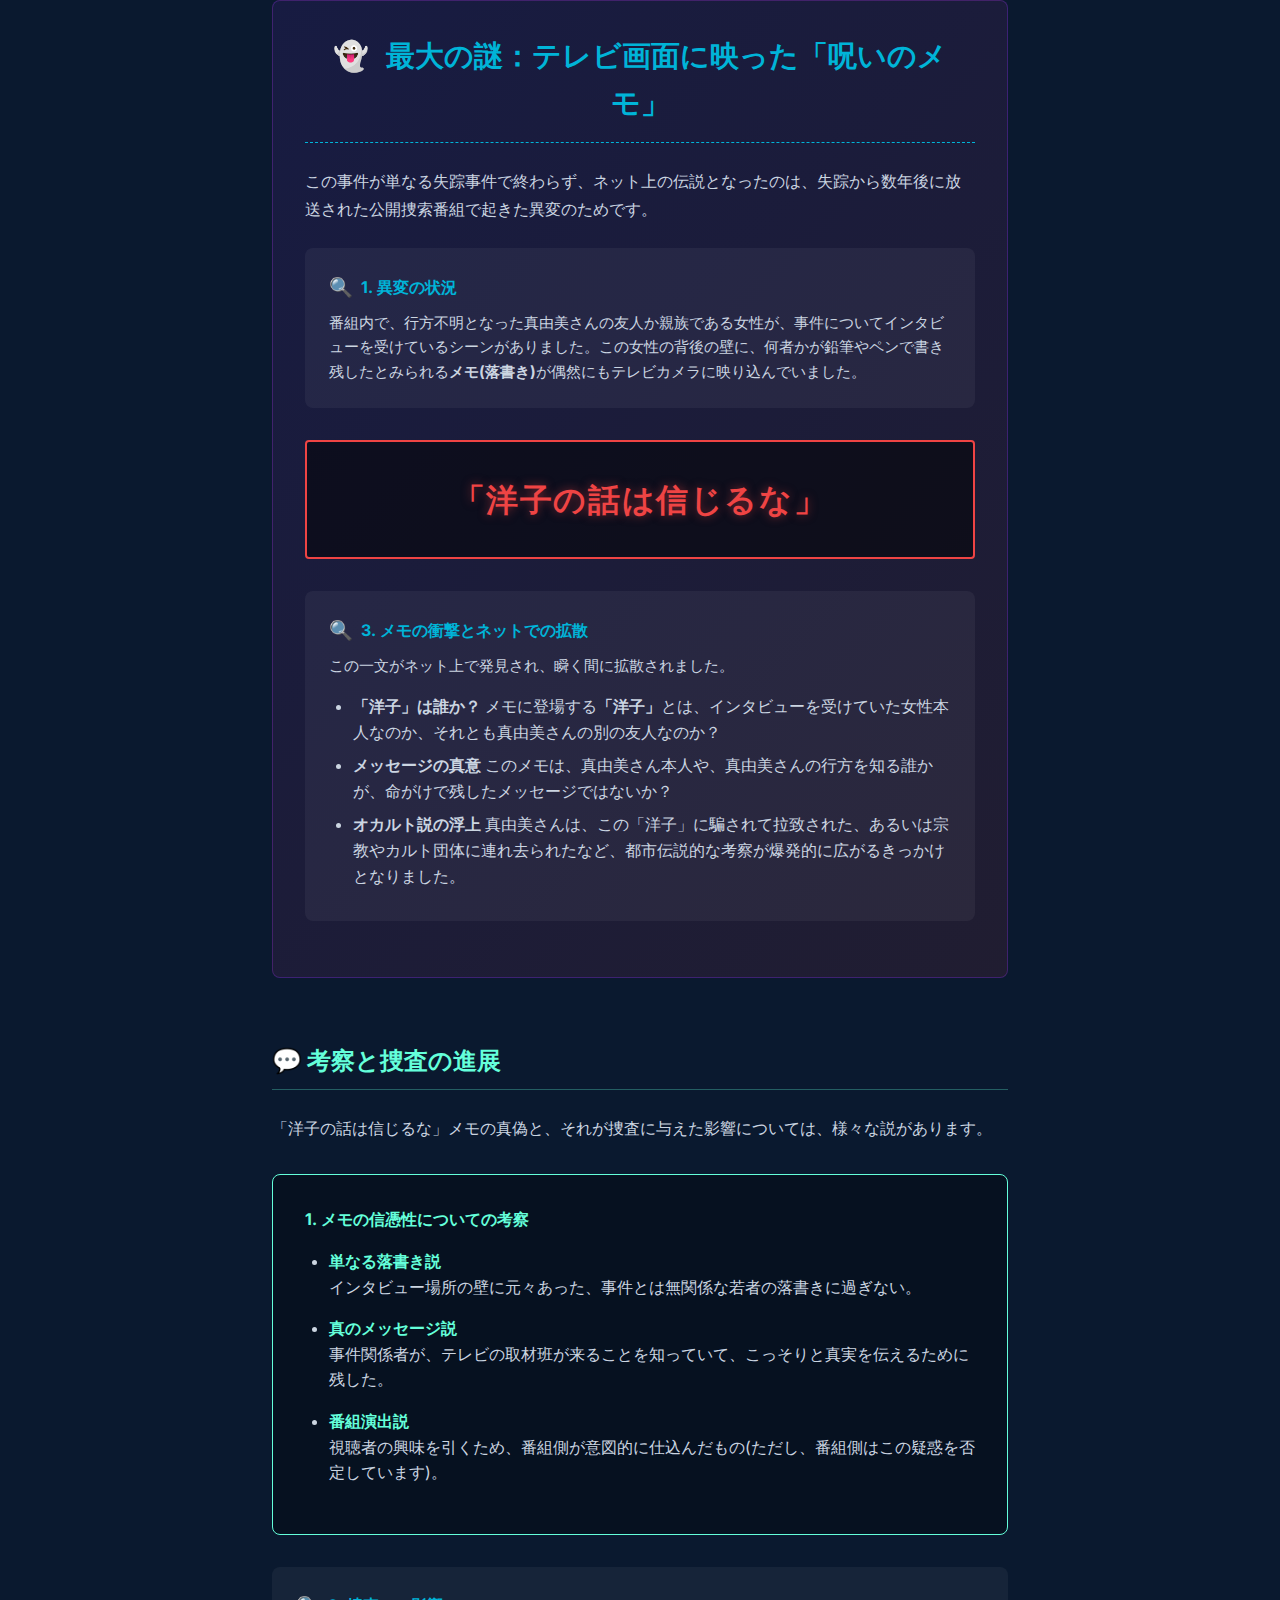
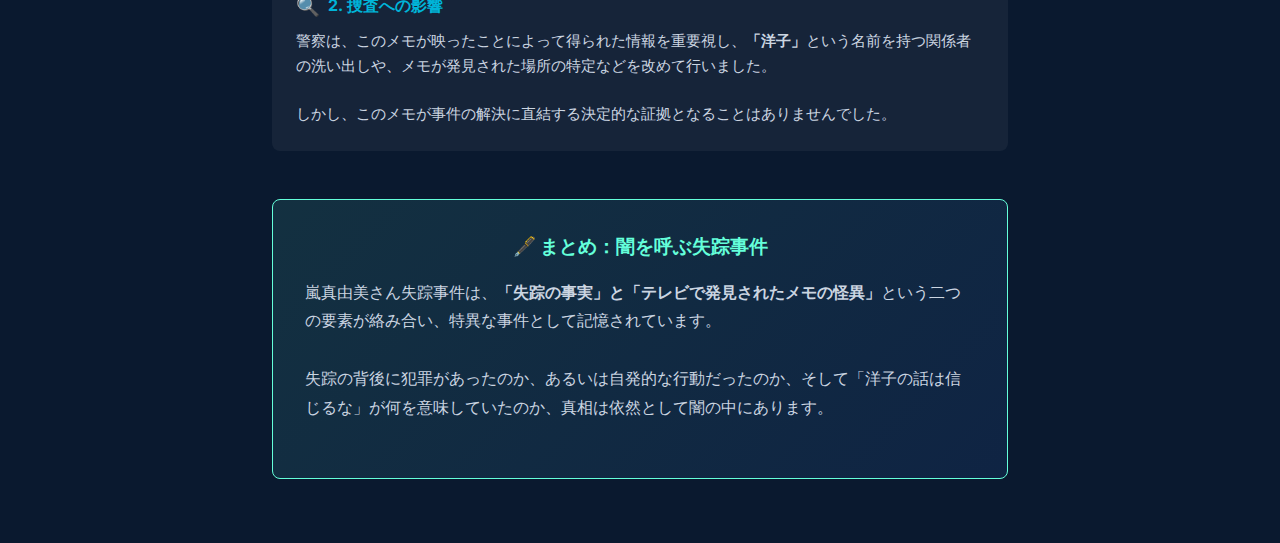
<file: case08.html>
﻿<!DOCTYPE html>
<html lang="ja">

<head>
    <meta charset="UTF-8">
    <meta name="viewport" content="width=device-width, initial-scale=1.0">
    <title>嵐真由美さん失踪事件 | COLD CASE ARCHIVE</title>
    <link rel="preconnect" href="https://fonts.googleapis.com">
    <link rel="preconnect" href="https://fonts.gstatic.com" crossorigin>
    <link
        href="https://fonts.googleapis.com/css2?family=Inter:wght@300;400;600;800&family=JetBrains+Mono:wght@400;700&display=swap"
        rel="stylesheet">
    <link rel="stylesheet" href="style.css">
    <style>
        .detail-container {
            max-width: 800px;
            margin: 0 auto;
            padding: 4rem 2rem;
        }

        .back-link {
            display: inline-block;
            margin-bottom: 2rem;
            color: var(--accent-green);
            text-decoration: none;
            font-family: var(--font-mono);
        }

        .case-title {
            font-size: 2.5rem;
            margin-bottom: 1rem;
            color: var(--text-main);
            text-align: center;
        }

        .case-subtitle {
            font-size: 1.2rem;
            color: var(--accent-blue);
            margin-bottom: 2rem;
            text-align: center;
        }

        .section-title {
            font-size: 1.5rem;
            color: var(--accent-green);
            margin-bottom: 1.5rem;
            border-bottom: 1px solid rgba(100, 255, 218, 0.3);
            padding-bottom: 0.5rem;
            margin-top: 4rem;
        }

        .content-text {
            line-height: 1.8;
            color: #cbd5e1;
            margin-bottom: 1.5rem;
        }

        .timeline-list {
            list-style: none;
            padding: 0;
            margin: 0;
            border-left: 2px solid var(--accent-blue);
            margin-left: 1rem;
        }

        .timeline-item {
            position: relative;
            padding-left: 2rem;
            margin-bottom: 2rem;
        }

        .timeline-item::before {
            content: '';
            position: absolute;
            left: -6px;
            top: 6px;
            width: 10px;
            height: 10px;
            background: var(--bg-deep);
            border: 2px solid var(--accent-green);
            border-radius: 50%;
        }

        .timeline-time {
            font-family: var(--font-mono);
            color: var(--accent-green);
            font-size: 0.9rem;
            margin-bottom: 0.5rem;
            display: block;
        }

        .timeline-desc {
            color: var(--text-main);
        }

        .data-table {
            width: 100%;
            border-collapse: collapse;
            margin-bottom: 2rem;
            font-size: 0.9rem;
        }

        .data-table th,
        .data-table td {
            padding: 1rem;
            border-bottom: 1px solid rgba(255, 255, 255, 0.1);
            text-align: left;
        }

        .data-table th {
            color: var(--accent-blue);
            width: 30%;
        }

        .data-table td {
            color: #cbd5e1;
        }

        .mystery-box {
            background: linear-gradient(135deg, rgba(147, 51, 234, 0.1), rgba(239, 68, 68, 0.1));
            border: 1px solid rgba(147, 51, 234, 0.3);
            padding: 2rem;
            border-radius: 8px;
            margin: 2rem 0;
        }

        .mystery-box h3 {
            color: var(--accent-blue);
            font-family: var(--font-mono);
            margin-bottom: 1.5rem;
            text-align: center;
            border-bottom: 1px dashed var(--accent-blue);
            padding-bottom: 1rem;
            font-size: 1.8rem;
        }

        .mystery-memo {
            background: rgba(0, 0, 0, 0.5);
            border: 2px solid #ef4444;
            padding: 2rem;
            border-radius: 4px;
            margin: 2rem 0;
            text-align: center;
        }

        .mystery-memo-text {
            font-family: var(--font-mono);
            font-size: 2rem;
            color: #ef4444;
            font-weight: 700;
            letter-spacing: 0.05em;
            text-shadow: 0 0 10px rgba(239, 68, 68, 0.5);
        }

        .analysis-box {
            background: rgba(255, 255, 255, 0.05);
            padding: 1.5rem;
            border-radius: 8px;
            margin-bottom: 1.5rem;
        }

        .analysis-box h4 {
            color: var(--accent-blue);
            margin-bottom: 0.5rem;
            display: flex;
            align-items: center;
        }

        .analysis-box h4::before {
            content: '🔍';
            margin-right: 0.5rem;
            font-size: 1.2rem;
        }

        .consideration-list {
            list-style: none;
            padding: 0;
        }

        .consideration-list li {
            padding: 1rem;
            margin-bottom: 1rem;
            background: rgba(255, 255, 255, 0.03);
            border-left: 3px solid var(--accent-blue);
            border-radius: 4px;
        }

        .consideration-list li strong {
            color: var(--accent-green);
            display: block;
            margin-bottom: 0.5rem;
        }

        .theory-box {
            background: rgba(0, 0, 0, 0.3);
            border: 1px solid var(--accent-green);
            padding: 2rem;
            border-radius: 8px;
            margin: 2rem 0;
        }

        .theory-box h4 {
            color: var(--accent-green);
            margin-bottom: 1rem;
        }

        .summary-box {
            background: linear-gradient(135deg, rgba(100, 255, 218, 0.1), rgba(59, 130, 246, 0.1));
            border: 1px solid var(--accent-green);
            padding: 2rem;
            border-radius: 8px;
            margin-top: 3rem;
        }

        .summary-box h3 {
            color: var(--accent-green);
            margin-bottom: 1rem;
            text-align: center;
        }
    </style>
</head>

<body>
    <div class="detail-container">
        <a href="investigation materials.html" class="back-link">← ARCHIVE TOP</a>

        <h1 class="case-title">👻 洋子の話は信じるな</h1>
        <p class="case-subtitle">嵐真由美さん失踪事件と謎のメモの真相</p>

        <div class="content-section">
            <h2 class="section-title">🚨 事件概要：テレビ放送中に発生した怪異</h2>
            <table class="data-table">
                <tr>
                    <th>失踪日時</th>
                    <td>1994年(平成6年)9月2日</td>
                </tr>
                <tr>
                    <th>失踪場所</th>
                    <td>大阪府堺市(当時の自宅付近)</td>
                </tr>
                <tr>
                    <th>失踪者</th>
                    <td>嵐 真由美さん(当時20歳)</td>
                </tr>
                <tr>
                    <th>特徴</th>
                    <td>失踪時の状況に不審な点がなく、神隠しのように忽然と姿を消したこと。</td>
                </tr>
                <tr>
                    <th>最大のミステリー</th>
                    <td>失踪から数年後のテレビ番組で、関係者へのインタビュー中に<strong>「洋子の話は信じるな」</strong>という謎のメモが偶然映り込んだこと。</td>
                </tr>
                <tr>
                    <th>捜査状況</th>
                    <td>未解決のまま、現在も捜査が継続中。</td>
                </tr>
            </table>

            <h2 class="section-title">🕒 事件を追う：嵐真由美さん失踪までの経緯</h2>
            <p class="content-text">事件の発生当時、失踪の状況は極めてシンプルで、犯罪の可能性を示す明確な証拠はありませんでした。</p>
            <ul class="timeline-list">
                <li class="timeline-item">
                    <span class="timeline-time">1994.09.02 (金) 【失踪当日】</span>
                    <span class="timeline-desc">
                        嵐真由美さんは、夕方、自宅(堺市)の近隣のバス停で友人と別れたのを最後に消息を絶つ。<br>
                        夜、帰宅予定時刻になっても戻らず、家族が連絡を取ろうとするが繋がらない。
                    </span>
                </li>
                <li class="timeline-item">
                    <span class="timeline-time">1994.09.03以降 【捜索開始】</span>
                    <span class="timeline-desc">
                        警察に捜索願が提出され、捜索が開始されるが、有力な手がかりは見つからなかった。
                    </span>
                </li>
                <li class="timeline-item">
                    <span class="timeline-time">数年後 【重要】テレビ番組での異変</span>
                    <span class="timeline-desc">
                        公開捜索番組(『特命リサーチ200X』などと後に誤認される番組)で、被害者の関係者(親族または友人)へのインタビューが放送される。
                    </span>
                </li>
            </ul>

            <h2 class="section-title">🔍 当時の状況の考察ポイント</h2>
            <ul class="consideration-list">
                <li>
                    <strong>自発的失踪の可能性</strong>
                    当時20歳という年齢から、自ら家出をした可能性も考慮されましたが、特に深刻な悩みやトラブルを抱えていた形跡は確認されていません。
                </li>
                <li>
                    <strong>事件性の乏しさ</strong>
                    現場周辺に争った形跡や遺留品がなく、事件として立件することが難しい状況でした。
                </li>
            </ul>

            <div class="mystery-box">
                <h3>👻 最大の謎：テレビ画面に映った「呪いのメモ」</h3>

                <p class="content-text">この事件が単なる失踪事件で終わらず、ネット上の伝説となったのは、失踪から数年後に放送された公開捜索番組で起きた異変のためです。</p>

                <div class="analysis-box">
                    <h4>1. 異変の状況</h4>
                    <p style="font-size: 0.95rem; color: #cbd5e1;">
                        番組内で、行方不明となった真由美さんの友人か親族である女性が、事件についてインタビューを受けているシーンがありました。この女性の背後の壁に、何者かが鉛筆やペンで書き残したとみられる<strong>メモ(落書き)</strong>が偶然にもテレビカメラに映り込んでいました。
                    </p>
                </div>

                <div class="mystery-memo">
                    <p class="mystery-memo-text">「洋子の話は信じるな」</p>
                </div>

                <div class="analysis-box">
                    <h4>3. メモの衝撃とネットでの拡散</h4>
                    <p style="font-size: 0.95rem; color: #cbd5e1;">
                        この一文がネット上で発見され、瞬く間に拡散されました。
                    </p>
                    <ul style="margin-top: 1rem; padding-left: 1.5rem; color: #cbd5e1;">
                        <li style="margin-bottom: 0.5rem;"><strong>「洋子」は誰か？</strong>
                            メモに登場する<strong>「洋子」</strong>とは、インタビューを受けていた女性本人なのか、それとも真由美さんの別の友人なのか？</li>
                        <li style="margin-bottom: 0.5rem;"><strong>メッセージの真意</strong>
                            このメモは、真由美さん本人や、真由美さんの行方を知る誰かが、命がけで残したメッセージではないか？</li>
                        <li style="margin-bottom: 0.5rem;"><strong>オカルト説の浮上</strong>
                            真由美さんは、この「洋子」に騙されて拉致された、あるいは宗教やカルト団体に連れ去られたなど、都市伝説的な考察が爆発的に広がるきっかけとなりました。</li>
                    </ul>
                </div>
            </div>

            <h2 class="section-title">💬 考察と捜査の進展</h2>
            <p class="content-text">「洋子の話は信じるな」メモの真偽と、それが捜査に与えた影響については、様々な説があります。</p>

            <div class="theory-box">
                <h4>1. メモの信憑性についての考察</h4>
                <ul style="margin-top: 1rem; padding-left: 1.5rem; color: #cbd5e1;">
                    <li style="margin-bottom: 1rem;">
                        <strong style="color: var(--accent-green);">単なる落書き説</strong><br>
                        インタビュー場所の壁に元々あった、事件とは無関係な若者の落書きに過ぎない。
                    </li>
                    <li style="margin-bottom: 1rem;">
                        <strong style="color: var(--accent-green);">真のメッセージ説</strong><br>
                        事件関係者が、テレビの取材班が来ることを知っていて、こっそりと真実を伝えるために残した。
                    </li>
                    <li style="margin-bottom: 1rem;">
                        <strong style="color: var(--accent-green);">番組演出説</strong><br>
                        視聴者の興味を引くため、番組側が意図的に仕込んだもの(ただし、番組側はこの疑惑を否定しています)。
                    </li>
                </ul>
            </div>

            <div class="analysis-box">
                <h4>2. 捜査への影響</h4>
                <p style="font-size: 0.95rem; color: #cbd5e1;">
                    警察は、このメモが映ったことによって得られた情報を重要視し、<strong>「洋子」</strong>という名前を持つ関係者の洗い出しや、メモが発見された場所の特定などを改めて行いました。<br><br>
                    しかし、このメモが事件の解決に直結する決定的な証拠となることはありませんでした。
                </p>
            </div>

            <div class="summary-box">
                <h3>🖋️ まとめ：闇を呼ぶ失踪事件</h3>
                <p class="content-text">
                    嵐真由美さん失踪事件は、<strong>「失踪の事実」と「テレビで発見されたメモの怪異」</strong>という二つの要素が絡み合い、特異な事件として記憶されています。<br><br>
                    失踪の背後に犯罪があったのか、あるいは自発的な行動だったのか、そして「洋子の話は信じるな」が何を意味していたのか、真相は依然として闇の中にあります。
                </p>
            </div>

        </div>
    </div>
    <div class="scan-line"></div>
</body>

</html>
</file>
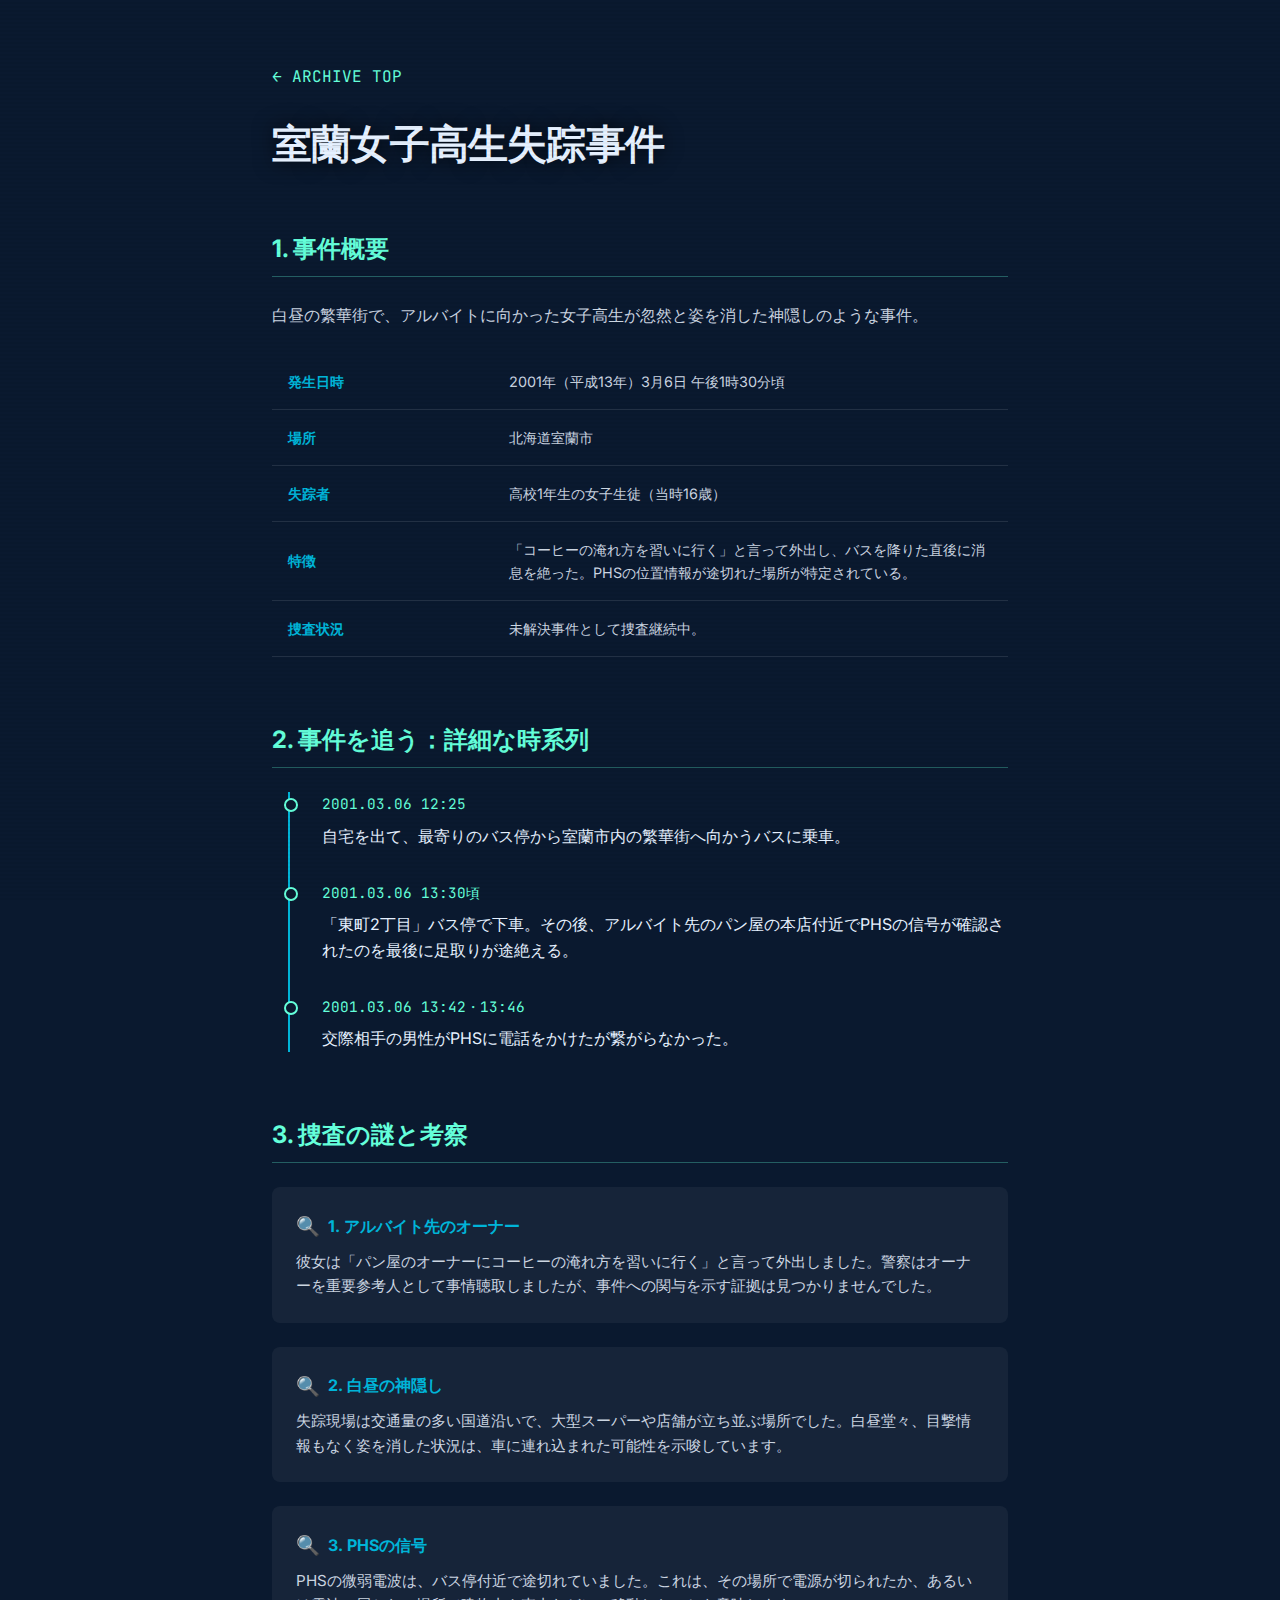
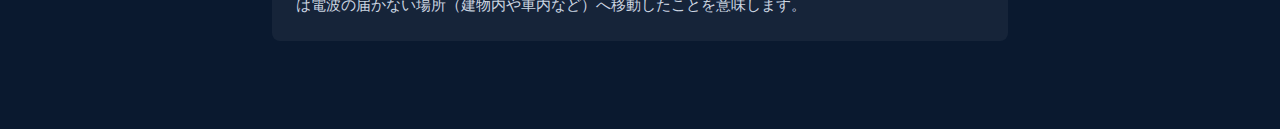
<file: case09.html>
﻿<!DOCTYPE html>
<html lang="ja">

<head>
    <meta charset="UTF-8">
    <meta name="viewport" content="width=device-width, initial-scale=1.0">
    <title>室蘭女子高生失踪事件 | COLD CASE ARCHIVE</title>
    <link rel="preconnect" href="https://fonts.googleapis.com">
    <link rel="preconnect" href="https://fonts.gstatic.com" crossorigin>
    <link
        href="https://fonts.googleapis.com/css2?family=Inter:wght@300;400;600;800&family=JetBrains+Mono:wght@400;700&display=swap"
        rel="stylesheet">
    <link rel="stylesheet" href="style.css">
    <style>
        .detail-container {
            max-width: 800px;
            margin: 0 auto;
            padding: 4rem 2rem;
        }

        .back-link {
            display: inline-block;
            margin-bottom: 2rem;
            color: var(--accent-green);
            text-decoration: none;
            font-family: var(--font-mono);
        }

        .case-title {
            font-size: 2.5rem;
            margin-bottom: 1rem;
            color: var(--text-main);
        }

        .section-title {
            font-size: 1.5rem;
            color: var(--accent-green);
            margin-bottom: 1.5rem;
            border-bottom: 1px solid rgba(100, 255, 218, 0.3);
            padding-bottom: 0.5rem;
            margin-top: 4rem;
        }

        .content-text {
            line-height: 1.8;
            color: #cbd5e1;
            margin-bottom: 1.5rem;
        }

        .timeline-list {
            list-style: none;
            padding: 0;
            margin: 0;
            border-left: 2px solid var(--accent-blue);
            margin-left: 1rem;
        }

        .timeline-item {
            position: relative;
            padding-left: 2rem;
            margin-bottom: 2rem;
        }

        .timeline-item::before {
            content: '';
            position: absolute;
            left: -6px;
            top: 6px;
            width: 10px;
            height: 10px;
            background: var(--bg-deep);
            border: 2px solid var(--accent-green);
            border-radius: 50%;
        }

        .timeline-time {
            font-family: var(--font-mono);
            color: var(--accent-green);
            font-size: 0.9rem;
            margin-bottom: 0.5rem;
            display: block;
        }

        .timeline-desc {
            color: var(--text-main);
        }

        .analysis-box {
            background: rgba(255, 255, 255, 0.05);
            padding: 1.5rem;
            border-radius: 8px;
            margin-bottom: 1.5rem;
        }

        .analysis-box h4 {
            color: var(--accent-blue);
            margin-bottom: 0.5rem;
            display: flex;
            align-items: center;
        }

        .analysis-box h4::before {
            content: '🔍';
            margin-right: 0.5rem;
            font-size: 1.2rem;
        }

        .data-table {
            width: 100%;
            border-collapse: collapse;
            margin-bottom: 2rem;
            font-size: 0.9rem;
        }

        .data-table th,
        .data-table td {
            padding: 1rem;
            border-bottom: 1px solid rgba(255, 255, 255, 0.1);
            text-align: left;
        }

        .data-table th {
            color: var(--accent-blue);
            width: 30%;
        }

        .data-table td {
            color: #cbd5e1;
        }
    </style>
</head>

<body>
    <div class="detail-container">
        <a href="investigation materials.html" class="back-link">← ARCHIVE TOP</a>

        <h1 class="case-title">室蘭女子高生失踪事件</h1>

        <div class="content-section">
            <h2 class="section-title">1. 事件概要</h2>
            <p class="content-text">白昼の繁華街で、アルバイトに向かった女子高生が忽然と姿を消した神隠しのような事件。</p>
            <table class="data-table">
                <tr>
                    <th>発生日時</th>
                    <td>2001年（平成13年）3月6日 午後1時30分頃</td>
                </tr>
                <tr>
                    <th>場所</th>
                    <td>北海道室蘭市</td>
                </tr>
                <tr>
                    <th>失踪者</th>
                    <td>高校1年生の女子生徒（当時16歳）</td>
                </tr>
                <tr>
                    <th>特徴</th>
                    <td>「コーヒーの淹れ方を習いに行く」と言って外出し、バスを降りた直後に消息を絶った。PHSの位置情報が途切れた場所が特定されている。</td>
                </tr>
                <tr>
                    <th>捜査状況</th>
                    <td>未解決事件として捜査継続中。</td>
                </tr>
            </table>

            <h2 class="section-title">2. 事件を追う：詳細な時系列</h2>
            <ul class="timeline-list">
                <li class="timeline-item">
                    <span class="timeline-time">2001.03.06 12:25</span>
                    <span class="timeline-desc">
                        自宅を出て、最寄りのバス停から室蘭市内の繁華街へ向かうバスに乗車。
                    </span>
                </li>
                <li class="timeline-item">
                    <span class="timeline-time">2001.03.06 13:30頃</span>
                    <span class="timeline-desc">
                        「東町2丁目」バス停で下車。その後、アルバイト先のパン屋の本店付近でPHSの信号が確認されたのを最後に足取りが途絶える。
                    </span>
                </li>
                <li class="timeline-item">
                    <span class="timeline-time">2001.03.06 13:42・13:46</span>
                    <span class="timeline-desc">
                        交際相手の男性がPHSに電話をかけたが繋がらなかった。
                    </span>
                </li>
            </ul>

            <h2 class="section-title">3. 捜査の謎と考察</h2>
            <div class="analysis-box">
                <h4>1. アルバイト先のオーナー</h4>
                <p style="font-size: 0.95rem; color: #cbd5e1;">
                    彼女は「パン屋のオーナーにコーヒーの淹れ方を習いに行く」と言って外出しました。警察はオーナーを重要参考人として事情聴取しましたが、事件への関与を示す証拠は見つかりませんでした。
                </p>
            </div>
            <div class="analysis-box">
                <h4>2. 白昼の神隠し</h4>
                <p style="font-size: 0.95rem; color: #cbd5e1;">
                    失踪現場は交通量の多い国道沿いで、大型スーパーや店舗が立ち並ぶ場所でした。白昼堂々、目撃情報もなく姿を消した状況は、車に連れ込まれた可能性を示唆しています。
                </p>
            </div>
            <div class="analysis-box">
                <h4>3. PHSの信号</h4>
                <p style="font-size: 0.95rem; color: #cbd5e1;">
                    PHSの微弱電波は、バス停付近で途切れていました。これは、その場所で電源が切られたか、あるいは電波の届かない場所（建物内や車内など）へ移動したことを意味します。
                </p>
            </div>
        </div>
    </div>
    <div class="scan-line"></div>
</body>

</html>
</file>
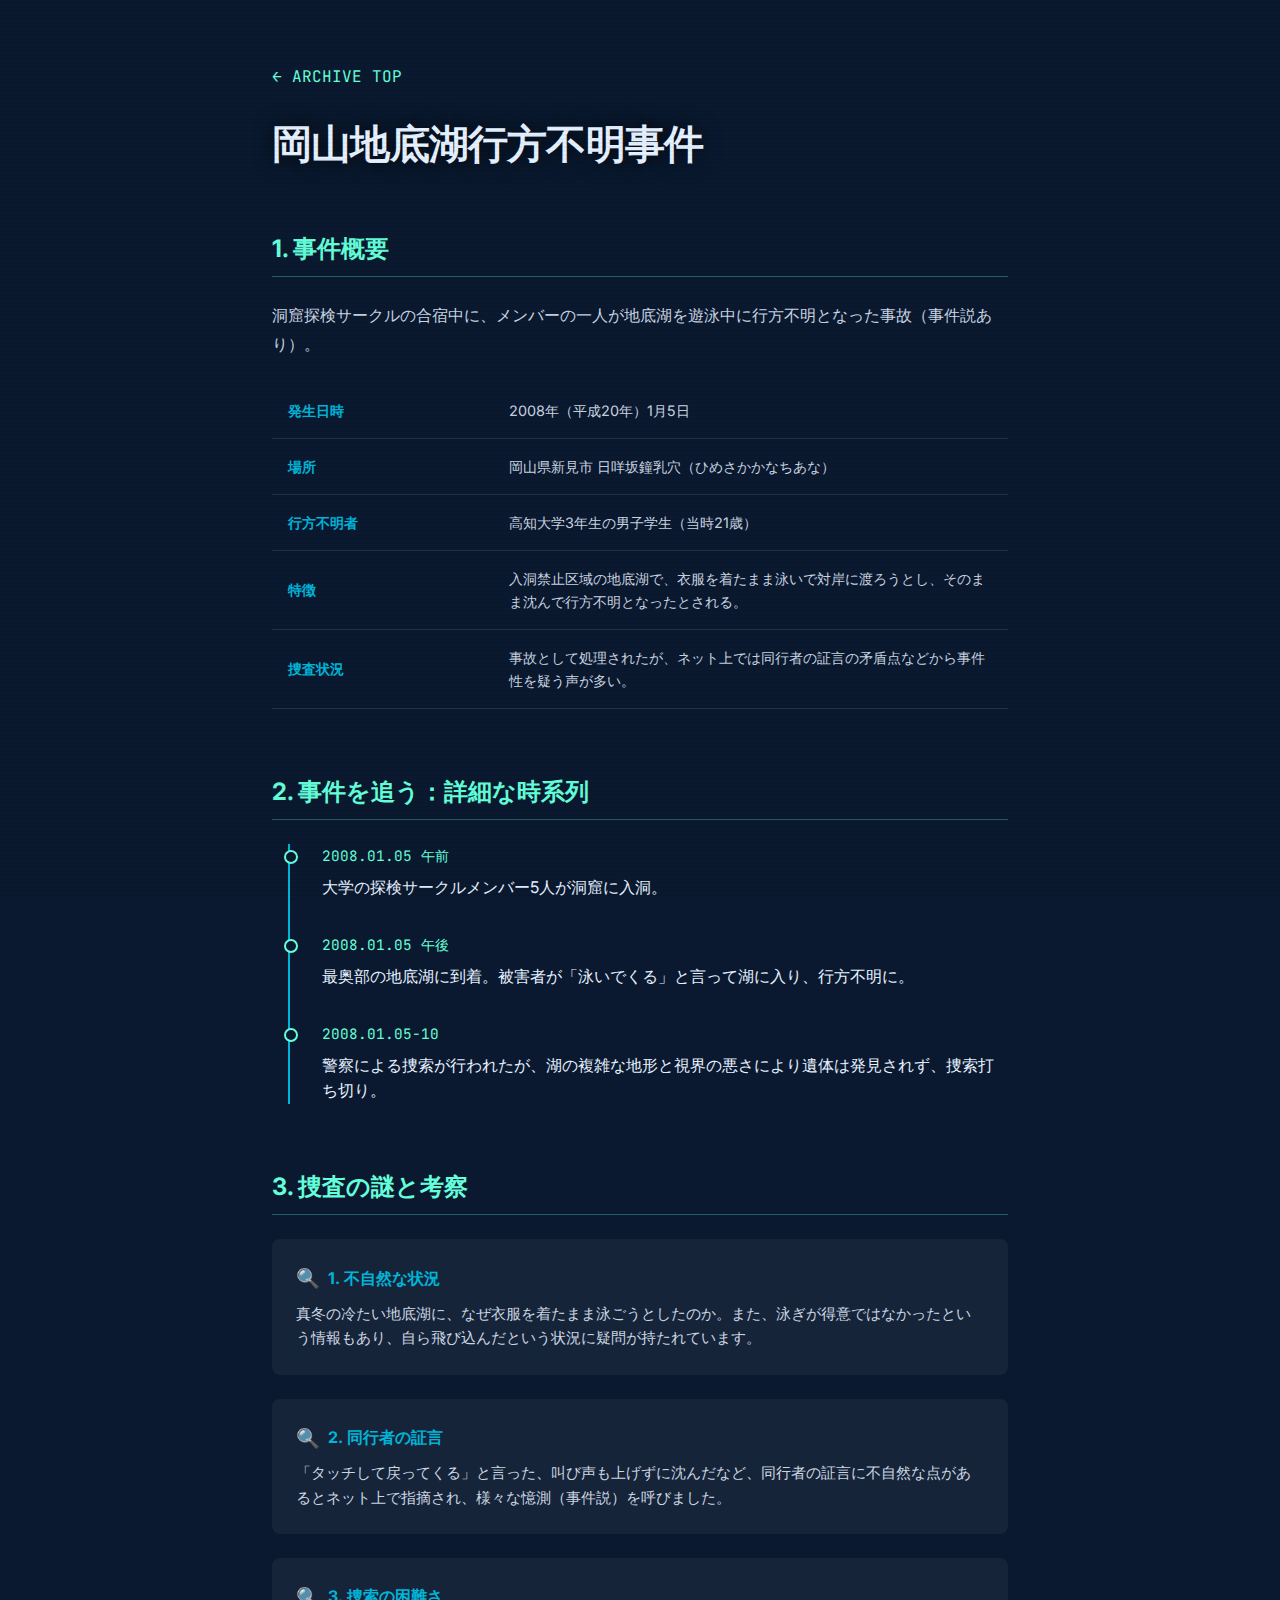
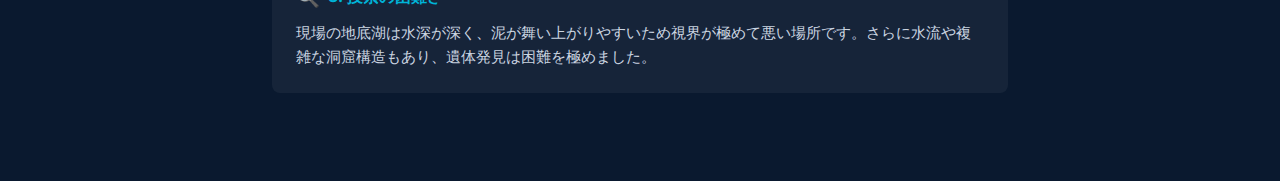
<file: case10.html>
﻿<!DOCTYPE html>
<html lang="ja">

<head>
    <meta charset="UTF-8">
    <meta name="viewport" content="width=device-width, initial-scale=1.0">
    <title>岡山地底湖行方不明事件 | COLD CASE ARCHIVE</title>
    <link rel="preconnect" href="https://fonts.googleapis.com">
    <link rel="preconnect" href="https://fonts.gstatic.com" crossorigin>
    <link
        href="https://fonts.googleapis.com/css2?family=Inter:wght@300;400;600;800&family=JetBrains+Mono:wght@400;700&display=swap"
        rel="stylesheet">
    <link rel="stylesheet" href="style.css">
    <style>
        .detail-container {
            max-width: 800px;
            margin: 0 auto;
            padding: 4rem 2rem;
        }

        .back-link {
            display: inline-block;
            margin-bottom: 2rem;
            color: var(--accent-green);
            text-decoration: none;
            font-family: var(--font-mono);
        }

        .case-title {
            font-size: 2.5rem;
            margin-bottom: 1rem;
            color: var(--text-main);
        }

        .section-title {
            font-size: 1.5rem;
            color: var(--accent-green);
            margin-bottom: 1.5rem;
            border-bottom: 1px solid rgba(100, 255, 218, 0.3);
            padding-bottom: 0.5rem;
            margin-top: 4rem;
        }

        .content-text {
            line-height: 1.8;
            color: #cbd5e1;
            margin-bottom: 1.5rem;
        }

        .timeline-list {
            list-style: none;
            padding: 0;
            margin: 0;
            border-left: 2px solid var(--accent-blue);
            margin-left: 1rem;
        }

        .timeline-item {
            position: relative;
            padding-left: 2rem;
            margin-bottom: 2rem;
        }

        .timeline-item::before {
            content: '';
            position: absolute;
            left: -6px;
            top: 6px;
            width: 10px;
            height: 10px;
            background: var(--bg-deep);
            border: 2px solid var(--accent-green);
            border-radius: 50%;
        }

        .timeline-time {
            font-family: var(--font-mono);
            color: var(--accent-green);
            font-size: 0.9rem;
            margin-bottom: 0.5rem;
            display: block;
        }

        .timeline-desc {
            color: var(--text-main);
        }

        .analysis-box {
            background: rgba(255, 255, 255, 0.05);
            padding: 1.5rem;
            border-radius: 8px;
            margin-bottom: 1.5rem;
        }

        .analysis-box h4 {
            color: var(--accent-blue);
            margin-bottom: 0.5rem;
            display: flex;
            align-items: center;
        }

        .analysis-box h4::before {
            content: '🔍';
            margin-right: 0.5rem;
            font-size: 1.2rem;
        }

        .data-table {
            width: 100%;
            border-collapse: collapse;
            margin-bottom: 2rem;
            font-size: 0.9rem;
        }

        .data-table th,
        .data-table td {
            padding: 1rem;
            border-bottom: 1px solid rgba(255, 255, 255, 0.1);
            text-align: left;
        }

        .data-table th {
            color: var(--accent-blue);
            width: 30%;
        }

        .data-table td {
            color: #cbd5e1;
        }
    </style>
</head>

<body>
    <div class="detail-container">
        <a href="investigation materials.html" class="back-link">← ARCHIVE TOP</a>

        <h1 class="case-title">岡山地底湖行方不明事件</h1>

        <div class="content-section">
            <h2 class="section-title">1. 事件概要</h2>
            <p class="content-text">洞窟探検サークルの合宿中に、メンバーの一人が地底湖を遊泳中に行方不明となった事故（事件説あり）。</p>
            <table class="data-table">
                <tr>
                    <th>発生日時</th>
                    <td>2008年（平成20年）1月5日</td>
                </tr>
                <tr>
                    <th>場所</th>
                    <td>岡山県新見市 日咩坂鐘乳穴（ひめさかかなちあな）</td>
                </tr>
                <tr>
                    <th>行方不明者</th>
                    <td>高知大学3年生の男子学生（当時21歳）</td>
                </tr>
                <tr>
                    <th>特徴</th>
                    <td>入洞禁止区域の地底湖で、衣服を着たまま泳いで対岸に渡ろうとし、そのまま沈んで行方不明となったとされる。</td>
                </tr>
                <tr>
                    <th>捜査状況</th>
                    <td>事故として処理されたが、ネット上では同行者の証言の矛盾点などから事件性を疑う声が多い。</td>
                </tr>
            </table>

            <h2 class="section-title">2. 事件を追う：詳細な時系列</h2>
            <ul class="timeline-list">
                <li class="timeline-item">
                    <span class="timeline-time">2008.01.05 午前</span>
                    <span class="timeline-desc">
                        大学の探検サークルメンバー5人が洞窟に入洞。
                    </span>
                </li>
                <li class="timeline-item">
                    <span class="timeline-time">2008.01.05 午後</span>
                    <span class="timeline-desc">
                        最奥部の地底湖に到着。被害者が「泳いでくる」と言って湖に入り、行方不明に。
                    </span>
                </li>
                <li class="timeline-item">
                    <span class="timeline-time">2008.01.05-10</span>
                    <span class="timeline-desc">
                        警察による捜索が行われたが、湖の複雑な地形と視界の悪さにより遺体は発見されず、捜索打ち切り。
                    </span>
                </li>
            </ul>

            <h2 class="section-title">3. 捜査の謎と考察</h2>
            <div class="analysis-box">
                <h4>1. 不自然な状況</h4>
                <p style="font-size: 0.95rem; color: #cbd5e1;">
                    真冬の冷たい地底湖に、なぜ衣服を着たまま泳ごうとしたのか。また、泳ぎが得意ではなかったという情報もあり、自ら飛び込んだという状況に疑問が持たれています。
                </p>
            </div>
            <div class="analysis-box">
                <h4>2. 同行者の証言</h4>
                <p style="font-size: 0.95rem; color: #cbd5e1;">
                    「タッチして戻ってくる」と言った、叫び声も上げずに沈んだなど、同行者の証言に不自然な点があるとネット上で指摘され、様々な憶測（事件説）を呼びました。
                </p>
            </div>
            <div class="analysis-box">
                <h4>3. 捜索の困難さ</h4>
                <p style="font-size: 0.95rem; color: #cbd5e1;">
                    現場の地底湖は水深が深く、泥が舞い上がりやすいため視界が極めて悪い場所です。さらに水流や複雑な洞窟構造もあり、遺体発見は困難を極めました。
                </p>
            </div>
        </div>
    </div>
    <div class="scan-line"></div>
</body>

</html>
</file>
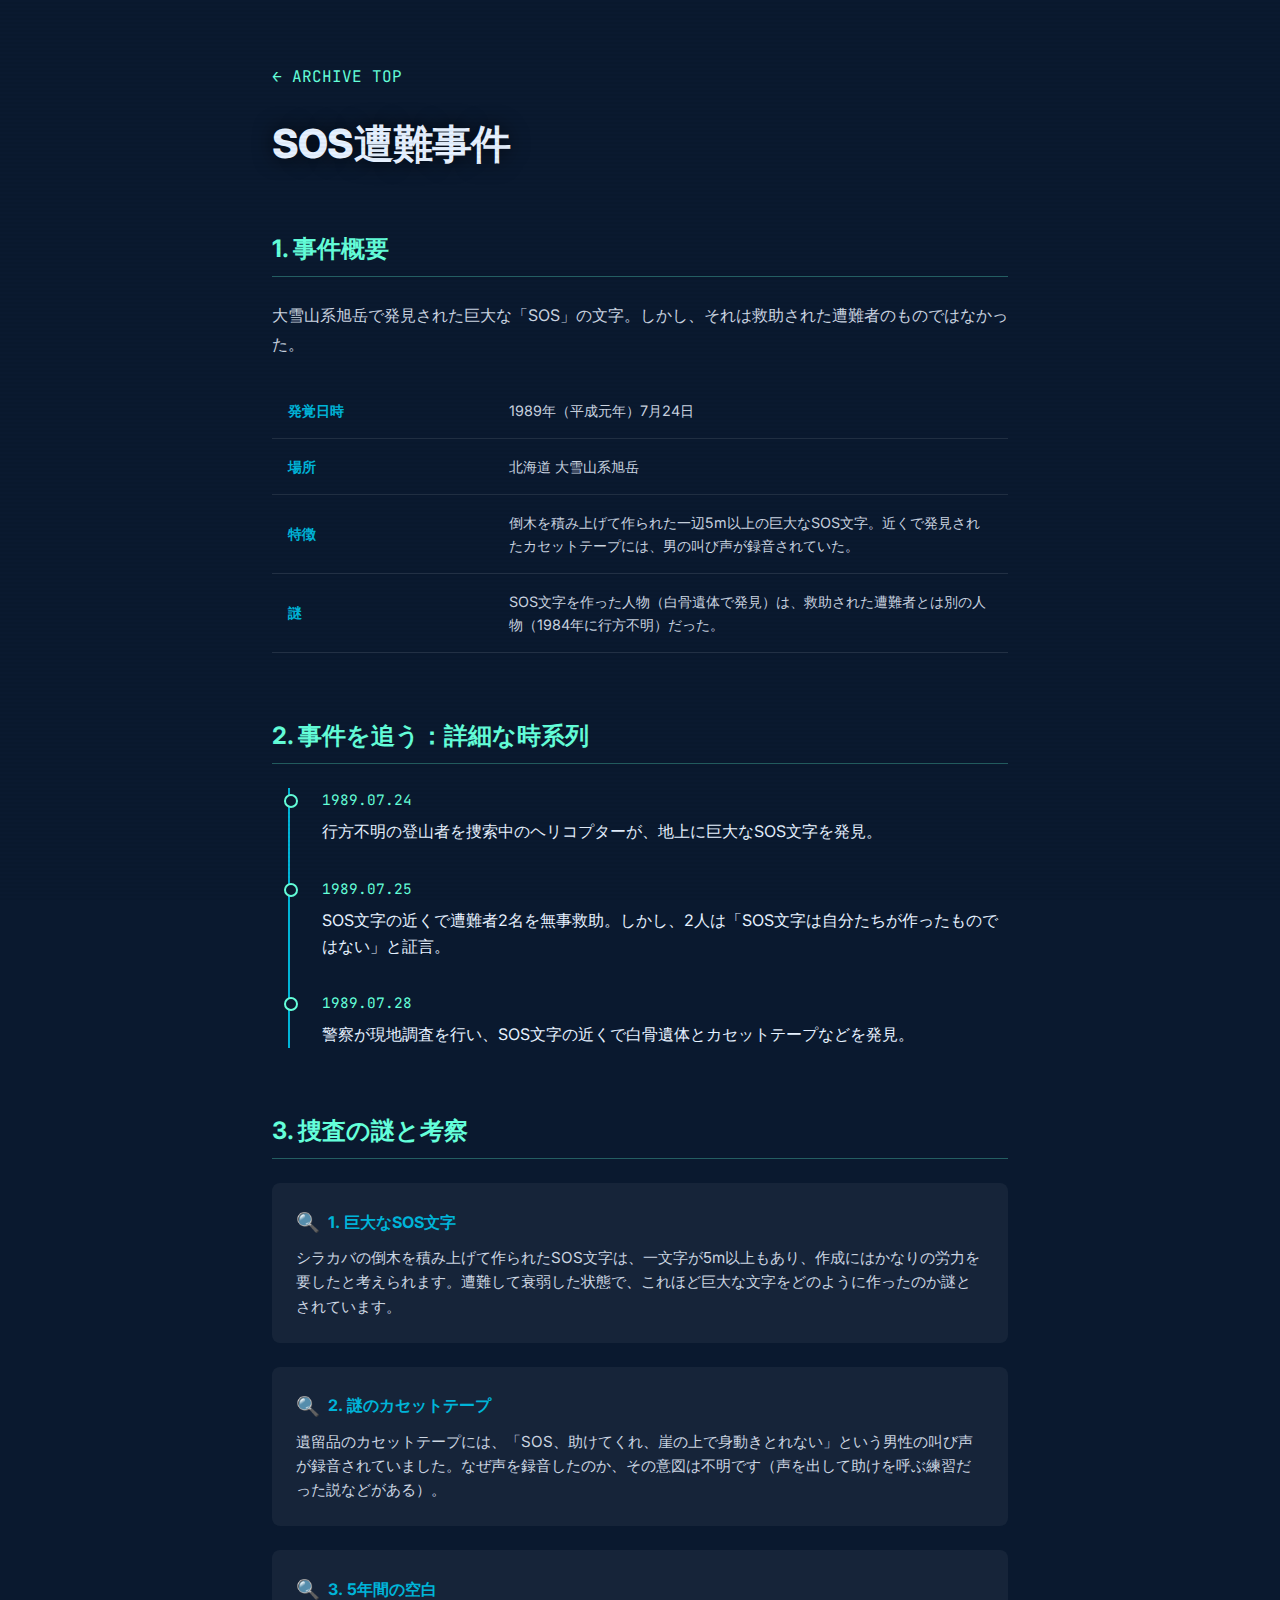
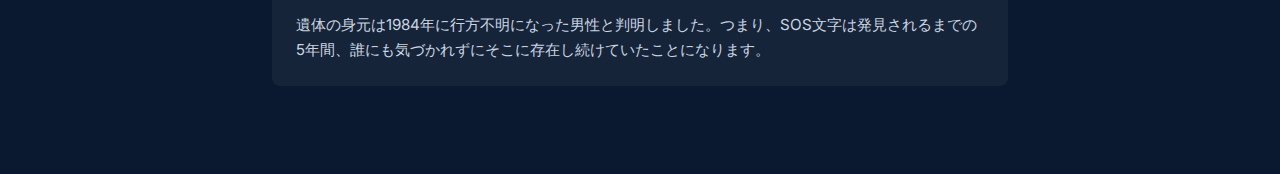
<file: case11.html>
﻿<!DOCTYPE html>
<html lang="ja">

<head>
    <meta charset="UTF-8">
    <meta name="viewport" content="width=device-width, initial-scale=1.0">
    <title>SOS遭難事件 | COLD CASE ARCHIVE</title>
    <link rel="preconnect" href="https://fonts.googleapis.com">
    <link rel="preconnect" href="https://fonts.gstatic.com" crossorigin>
    <link
        href="https://fonts.googleapis.com/css2?family=Inter:wght@300;400;600;800&family=JetBrains+Mono:wght@400;700&display=swap"
        rel="stylesheet">
    <link rel="stylesheet" href="style.css">
    <style>
        .detail-container {
            max-width: 800px;
            margin: 0 auto;
            padding: 4rem 2rem;
        }

        .back-link {
            display: inline-block;
            margin-bottom: 2rem;
            color: var(--accent-green);
            text-decoration: none;
            font-family: var(--font-mono);
        }

        .case-title {
            font-size: 2.5rem;
            margin-bottom: 1rem;
            color: var(--text-main);
        }

        .section-title {
            font-size: 1.5rem;
            color: var(--accent-green);
            margin-bottom: 1.5rem;
            border-bottom: 1px solid rgba(100, 255, 218, 0.3);
            padding-bottom: 0.5rem;
            margin-top: 4rem;
        }

        .content-text {
            line-height: 1.8;
            color: #cbd5e1;
            margin-bottom: 1.5rem;
        }

        .timeline-list {
            list-style: none;
            padding: 0;
            margin: 0;
            border-left: 2px solid var(--accent-blue);
            margin-left: 1rem;
        }

        .timeline-item {
            position: relative;
            padding-left: 2rem;
            margin-bottom: 2rem;
        }

        .timeline-item::before {
            content: '';
            position: absolute;
            left: -6px;
            top: 6px;
            width: 10px;
            height: 10px;
            background: var(--bg-deep);
            border: 2px solid var(--accent-green);
            border-radius: 50%;
        }

        .timeline-time {
            font-family: var(--font-mono);
            color: var(--accent-green);
            font-size: 0.9rem;
            margin-bottom: 0.5rem;
            display: block;
        }

        .timeline-desc {
            color: var(--text-main);
        }

        .analysis-box {
            background: rgba(255, 255, 255, 0.05);
            padding: 1.5rem;
            border-radius: 8px;
            margin-bottom: 1.5rem;
        }

        .analysis-box h4 {
            color: var(--accent-blue);
            margin-bottom: 0.5rem;
            display: flex;
            align-items: center;
        }

        .analysis-box h4::before {
            content: '🔍';
            margin-right: 0.5rem;
            font-size: 1.2rem;
        }

        .data-table {
            width: 100%;
            border-collapse: collapse;
            margin-bottom: 2rem;
            font-size: 0.9rem;
        }

        .data-table th,
        .data-table td {
            padding: 1rem;
            border-bottom: 1px solid rgba(255, 255, 255, 0.1);
            text-align: left;
        }

        .data-table th {
            color: var(--accent-blue);
            width: 30%;
        }

        .data-table td {
            color: #cbd5e1;
        }
    </style>
</head>

<body>
    <div class="detail-container">
        <a href="investigation materials.html" class="back-link">← ARCHIVE TOP</a>

        <h1 class="case-title">SOS遭難事件</h1>

        <div class="content-section">
            <h2 class="section-title">1. 事件概要</h2>
            <p class="content-text">大雪山系旭岳で発見された巨大な「SOS」の文字。しかし、それは救助された遭難者のものではなかった。</p>
            <table class="data-table">
                <tr>
                    <th>発覚日時</th>
                    <td>1989年（平成元年）7月24日</td>
                </tr>
                <tr>
                    <th>場所</th>
                    <td>北海道 大雪山系旭岳</td>
                </tr>
                <tr>
                    <th>特徴</th>
                    <td>倒木を積み上げて作られた一辺5m以上の巨大なSOS文字。近くで発見されたカセットテープには、男の叫び声が録音されていた。</td>
                </tr>
                <tr>
                    <th>謎</th>
                    <td>SOS文字を作った人物（白骨遺体で発見）は、救助された遭難者とは別の人物（1984年に行方不明）だった。</td>
                </tr>
            </table>

            <h2 class="section-title">2. 事件を追う：詳細な時系列</h2>
            <ul class="timeline-list">
                <li class="timeline-item">
                    <span class="timeline-time">1989.07.24</span>
                    <span class="timeline-desc">
                        行方不明の登山者を捜索中のヘリコプターが、地上に巨大なSOS文字を発見。
                    </span>
                </li>
                <li class="timeline-item">
                    <span class="timeline-time">1989.07.25</span>
                    <span class="timeline-desc">
                        SOS文字の近くで遭難者2名を無事救助。しかし、2人は「SOS文字は自分たちが作ったものではない」と証言。
                    </span>
                </li>
                <li class="timeline-item">
                    <span class="timeline-time">1989.07.28</span>
                    <span class="timeline-desc">
                        警察が現地調査を行い、SOS文字の近くで白骨遺体とカセットテープなどを発見。
                    </span>
                </li>
            </ul>

            <h2 class="section-title">3. 捜査の謎と考察</h2>
            <div class="analysis-box">
                <h4>1. 巨大なSOS文字</h4>
                <p style="font-size: 0.95rem; color: #cbd5e1;">
                    シラカバの倒木を積み上げて作られたSOS文字は、一文字が5m以上もあり、作成にはかなりの労力を要したと考えられます。遭難して衰弱した状態で、これほど巨大な文字をどのように作ったのか謎とされています。
                </p>
            </div>
            <div class="analysis-box">
                <h4>2. 謎のカセットテープ</h4>
                <p style="font-size: 0.95rem; color: #cbd5e1;">
                    遺留品のカセットテープには、「SOS、助けてくれ、崖の上で身動きとれない」という男性の叫び声が録音されていました。なぜ声を録音したのか、その意図は不明です（声を出して助けを呼ぶ練習だった説などがある）。
                </p>
            </div>
            <div class="analysis-box">
                <h4>3. 5年間の空白</h4>
                <p style="font-size: 0.95rem; color: #cbd5e1;">
                    遺体の身元は1984年に行方不明になった男性と判明しました。つまり、SOS文字は発見されるまでの5年間、誰にも気づかれずにそこに存在し続けていたことになります。
                </p>
            </div>
        </div>
    </div>
    <div class="scan-line"></div>
</body>

</html>
</file>
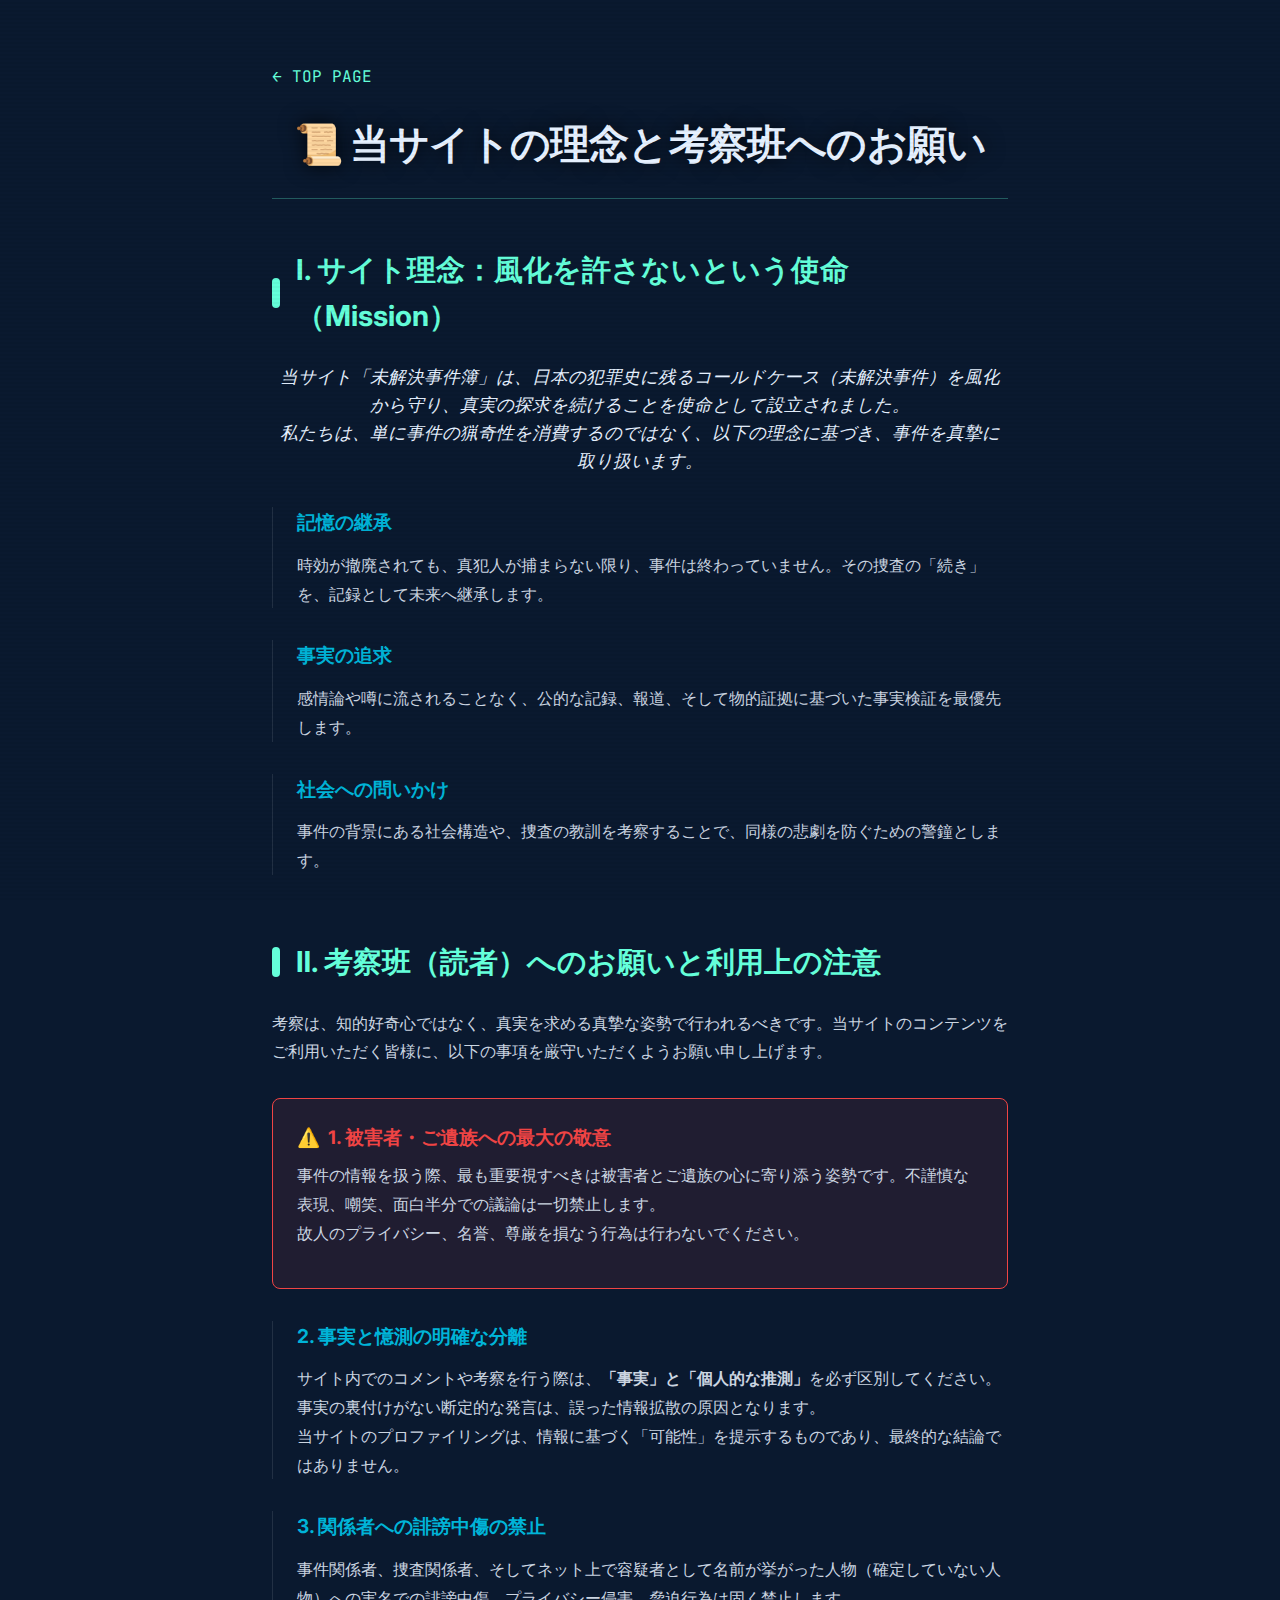
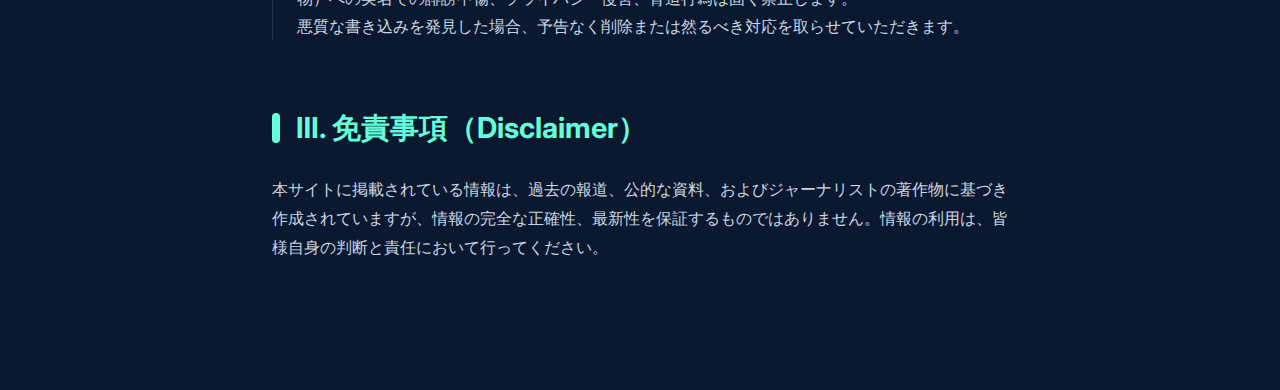
<file: guideline.html>
<!DOCTYPE html>
<html lang="ja">

<head>
    <meta charset="UTF-8">
    <meta name="viewport" content="width=device-width, initial-scale=1.0">
    <title>当サイトの理念と利用上の注意 | COLD CASE ARCHIVE</title>
    <link rel="preconnect" href="https://fonts.googleapis.com">
    <link rel="preconnect" href="https://fonts.gstatic.com" crossorigin>
    <link
        href="https://fonts.googleapis.com/css2?family=Inter:wght@300;400;600;800&family=JetBrains+Mono:wght@400;700&display=swap"
        rel="stylesheet">
    <link rel="stylesheet" href="style.css">
    <style>
        .guideline-container {
            max-width: 800px;
            margin: 0 auto;
            padding: 4rem 2rem;
        }

        .back-link {
            display: inline-block;
            margin-bottom: 2rem;
            color: var(--accent-green);
            text-decoration: none;
            font-family: var(--font-mono);
        }

        .page-title {
            font-size: 2.5rem;
            margin-bottom: 3rem;
            color: var(--text-main);
            text-align: center;
            border-bottom: 1px solid rgba(100, 255, 218, 0.3);
            padding-bottom: 2rem;
        }

        .section-block {
            margin-bottom: 4rem;
        }

        .section-header {
            font-size: 1.8rem;
            color: var(--accent-green);
            margin-bottom: 1.5rem;
            display: flex;
            align-items: center;
        }

        .section-header::before {
            content: '';
            display: inline-block;
            width: 8px;
            height: 30px;
            background: var(--accent-green);
            margin-right: 1rem;
            border-radius: 4px;
        }

        .sub-section {
            margin-bottom: 2rem;
            padding-left: 1.5rem;
            border-left: 1px solid rgba(255, 255, 255, 0.1);
        }

        .sub-title {
            font-size: 1.2rem;
            color: var(--accent-blue);
            margin-bottom: 0.8rem;
            font-weight: 700;
        }

        .text-content {
            line-height: 1.8;
            color: #cbd5e1;
            margin-bottom: 1rem;
        }

        .important-box {
            background: rgba(239, 68, 68, 0.1);
            border: 1px solid #ef4444;
            padding: 1.5rem;
            border-radius: 8px;
            margin: 2rem 0;
        }

        .important-title {
            color: #ef4444;
            font-weight: 700;
            margin-bottom: 0.5rem;
            display: flex;
            align-items: center;
        }

        .important-title::before {
            content: '⚠️';
            margin-right: 0.5rem;
        }

        .mission-statement {
            font-style: italic;
            font-size: 1.1rem;
            color: var(--text-main);
            margin-bottom: 2rem;
            text-align: center;
        }
    </style>
</head>

<body>
    <div class="guideline-container">
        <a href="index.html" class="back-link">← TOP PAGE</a>

        <h1 class="page-title">📜 当サイトの理念と考察班へのお願い</h1>

        <!-- Section I -->
        <div class="section-block">
            <h2 class="section-header">Ⅰ. サイト理念：風化を許さないという使命（Mission）</h2>
            <p class="mission-statement">
                当サイト「未解決事件簿」は、日本の犯罪史に残るコールドケース（未解決事件）を風化から守り、真実の探求を続けることを使命として設立されました。<br>
                私たちは、単に事件の猟奇性を消費するのではなく、以下の理念に基づき、事件を真摯に取り扱います。
            </p>

            <div class="sub-section">
                <h3 class="sub-title">記憶の継承</h3>
                <p class="text-content">
                    時効が撤廃されても、真犯人が捕まらない限り、事件は終わっていません。その捜査の「続き」を、記録として未来へ継承します。
                </p>
            </div>

            <div class="sub-section">
                <h3 class="sub-title">事実の追求</h3>
                <p class="text-content">
                    感情論や噂に流されることなく、公的な記録、報道、そして物的証拠に基づいた事実検証を最優先します。
                </p>
            </div>

            <div class="sub-section">
                <h3 class="sub-title">社会への問いかけ</h3>
                <p class="text-content">
                    事件の背景にある社会構造や、捜査の教訓を考察することで、同様の悲劇を防ぐための警鐘とします。
                </p>
            </div>
        </div>

        <!-- Section II -->
        <div class="section-block">
            <h2 class="section-header">Ⅱ. 考察班（読者）へのお願いと利用上の注意</h2>
            <p class="text-content">
                考察は、知的好奇心ではなく、真実を求める真摯な姿勢で行われるべきです。当サイトのコンテンツをご利用いただく皆様に、以下の事項を厳守いただくようお願い申し上げます。
            </p>

            <div class="important-box">
                <h3 class="important-title">1. 被害者・ご遺族への最大の敬意</h3>
                <p class="text-content">
                    事件の情報を扱う際、最も重要視すべきは被害者とご遺族の心に寄り添う姿勢です。不謹慎な表現、嘲笑、面白半分での議論は一切禁止します。<br>
                    故人のプライバシー、名誉、尊厳を損なう行為は行わないでください。
                </p>
            </div>

            <div class="sub-section">
                <h3 class="sub-title">2. 事実と憶測の明確な分離</h3>
                <p class="text-content">
                    サイト内でのコメントや考察を行う際は、<strong>「事実」と「個人的な推測」</strong>を必ず区別してください。事実の裏付けがない断定的な発言は、誤った情報拡散の原因となります。<br>
                    当サイトのプロファイリングは、情報に基づく「可能性」を提示するものであり、最終的な結論ではありません。
                </p>
            </div>

            <div class="sub-section">
                <h3 class="sub-title">3. 関係者への誹謗中傷の禁止</h3>
                <p class="text-content">
                    事件関係者、捜査関係者、そしてネット上で容疑者として名前が挙がった人物（確定していない人物）への実名での誹謗中傷、プライバシー侵害、脅迫行為は固く禁止します。<br>
                    悪質な書き込みを発見した場合、予告なく削除または然るべき対応を取らせていただきます。
                </p>
            </div>
        </div>

        <!-- Section III -->
        <div class="section-block">
            <h2 class="section-header">Ⅲ. 免責事項（Disclaimer）</h2>
            <p class="text-content">
                本サイトに掲載されている情報は、過去の報道、公的な資料、およびジャーナリストの著作物に基づき作成されていますが、情報の完全な正確性、最新性を保証するものではありません。情報の利用は、皆様自身の判断と責任において行ってください。
            </p>
        </div>

    </div>
    <div class="scan-line"></div>
</body>

</html>
</file>
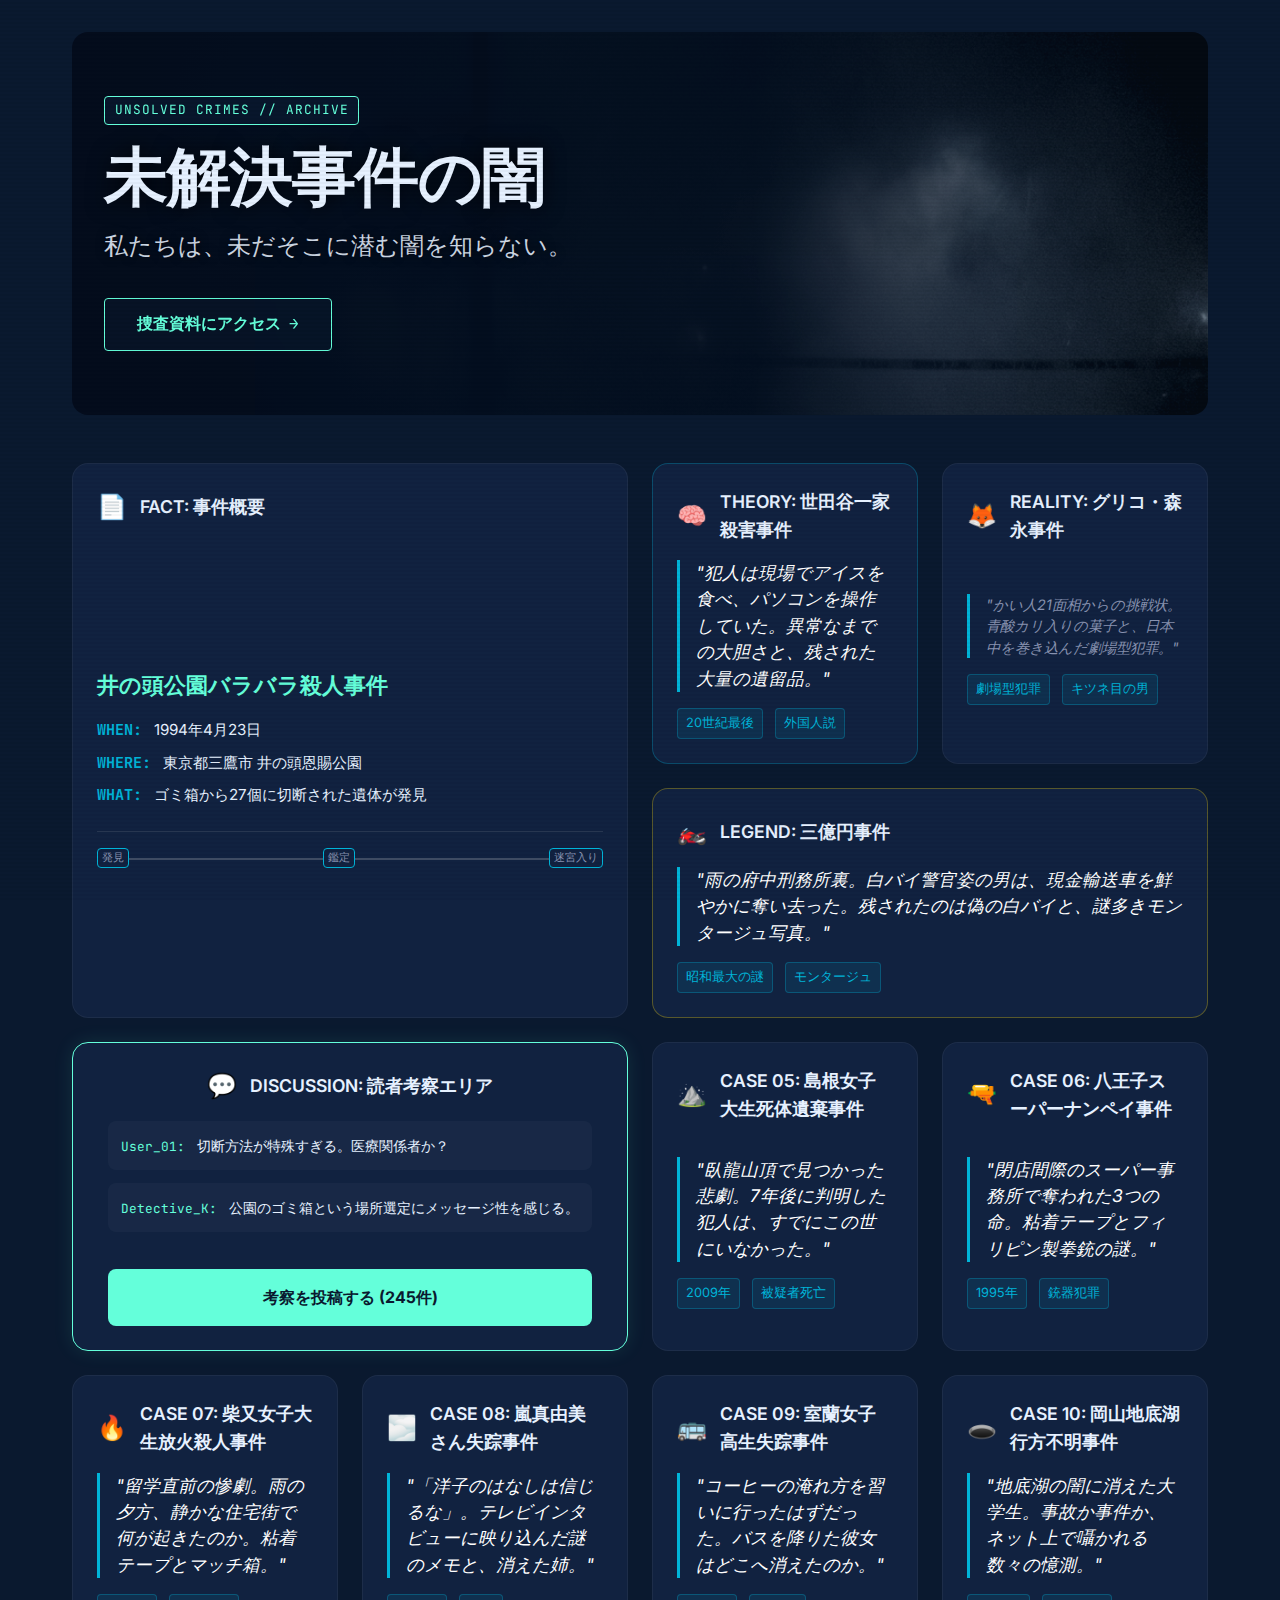
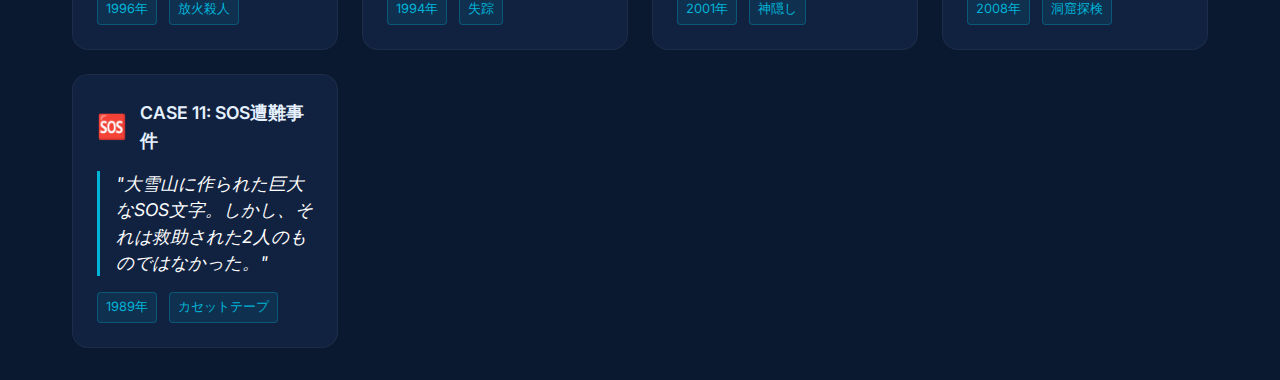
<file: investigation materials.html>
﻿<!DOCTYPE html>
<html lang="ja">

<head>
    <meta charset="UTF-8">
    <meta name="viewport" content="width=device-width, initial-scale=1.0">
    <title>未解決事件の闇 | COLD CASE ARCHIVE</title>
    <link rel="preconnect" href="https://fonts.googleapis.com">
    <link rel="preconnect" href="https://fonts.gstatic.com" crossorigin>
    <link
        href="https://fonts.googleapis.com/css2?family=Inter:wght@300;400;600;800&family=JetBrains+Mono:wght@400;700&display=swap"
        rel="stylesheet">
    <link rel="stylesheet" href="style.css">
</head>

<body>
    <div class="container">
        <!-- Hero Section -->
        <header class="hero">
            <div class="hero-bg"></div>
            <div class="hero-content">
                <div class="badge">UNSOLVED CRIMES // ARCHIVE</div>
                <h1>未解決事件の闇</h1>
                <p class="subtitle">私たちは、未だそこに潜む闇を知らない。</p>
                <a href="#" class="cta-button">捜査資料にアクセス <span class="arrow">→</span></a>
            </div>
        </header>

        <!-- Bento Grid -->
        <main class="bento-grid">
            <!-- Tile 1: FACT (事件概要) -->
            <article class="card tile-large fact-card">
                <a href="case01.html" class="card-link">
                    <div class="card-header">
                        <span class="icon">📄</span>
                        <h3>FACT: 事件概要</h3>
                    </div>
                    <div class="card-body">
                        <div class="fact-content">
                            <h4>井の頭公園バラバラ殺人事件</h4>
                            <ul class="fact-list">
                                <li><span class="label">WHEN:</span> 1994年4月23日</li>
                                <li><span class="label">WHERE:</span> 東京都三鷹市 井の頭恩賜公園</li>
                                <li><span class="label">WHAT:</span> ゴミ箱から27個に切断された遺体が発見</li>
                            </ul>
                            <div class="timeline-preview">
                                <div class="timeline-bar"></div>
                                <span class="timeline-point p1">発見</span>
                                <span class="timeline-point p2">鑑定</span>
                                <span class="timeline-point p3">迷宮入り</span>
                            </div>
                        </div>
                    </div>
                </a>
            </article>

            <!-- Tile 2: THEORY (世田谷一家殺害事件) -->
            <article class="card tile-medium theory-card">
                <a href="case02.html" class="card-link">
                    <div class="card-header">
                        <span class="icon">🧠</span>
                        <h3>THEORY: 世田谷一家殺害事件</h3>
                    </div>
                    <div class="card-body">
                        <div class="theory-content">
                            <p class="highlight-text">"犯人は現場でアイスを食べ、パソコンを操作していた。異常なまでの大胆さと、残された大量の遺留品。"</p>
                            <div class="tags">
                                <span class="tag">20世紀最後</span>
                                <span class="tag">外国人説</span>
                            </div>
                        </div>
                    </div>
                </a>
            </article>

            <!-- Tile 3: REALITY (グリコ・森永事件) -->
            <article class="card tile-medium reality-card">
                <a href="case03.html" class="card-link">
                    <div class="card-header">
                        <span class="icon">🦊</span>
                        <h3>REALITY: グリコ・森永事件</h3>
                    </div>
                    <div class="card-body">
                        <div class="reality-content">
                            <p class="highlight-text">"かい人21面相からの挑戦状。青酸カリ入りの菓子と、日本中を巻き込んだ劇場型犯罪。"</p>
                            <div class="tags">
                                <span class="tag">劇場型犯罪</span>
                                <span class="tag">キツネ目の男</span>
                            </div>
                        </div>
                    </div>
                </a>
            </article>

            <!-- Tile 4: LEGEND (三億円事件) -->
            <article class="card tile-wide legend-card">
                <a href="case04.html" class="card-link">
                    <div class="card-header">
                        <span class="icon">🏍️</span>
                        <h3>LEGEND: 三億円事件</h3>
                    </div>
                    <div class="card-body">
                        <div class="legend-content">
                            <p class="highlight-text">"雨の府中刑務所裏。白バイ警官姿の男は、現金輸送車を鮮やかに奪い去った。残されたのは偽の白バイと、謎多きモンタージュ写真。"</p>
                            <div class="tags">
                                <span class="tag">昭和最大の謎</span>
                                <span class="tag">モンタージュ</span>
                            </div>
                        </div>
                    </div>
                </a>
            </article>

            <!-- Tile 5: COMMENTS (読者考察) - MOST IMPORTANT -->
            <article class="card tile-wide comments-card">
                <div class="card-header">
                    <span class="icon">💬</span>
                    <h3>DISCUSSION: 読者考察エリア</h3>
                </div>
                <div class="card-body">
                    <div class="comments-preview">
                        <div class="comment">
                            <span class="user">User_01:</span>
                            <span class="text">切断方法が特殊すぎる。医療関係者か？</span>
                        </div>
                        <div class="comment">
                            <span class="user">Detective_K:</span>
                            <span class="text">公園のゴミ箱という場所選定にメッセージ性を感じる。</span>
                        </div>
                    </div>
                    <a href="#" class="comment-cta">考察を投稿する (245件)</a>
                </div>
            </article>

            <!-- Tile 6: Case 05 (Shimane) -->
            <article class="card tile-medium">
                <a href="case05.html" class="card-link">
                    <div class="card-header">
                        <span class="icon">⛰️</span>
                        <h3>CASE 05: 島根女子大生死体遺棄事件</h3>
                    </div>
                    <div class="card-body">
                        <p class="highlight-text">"臥龍山頂で見つかった悲劇。7年後に判明した犯人は、すでにこの世にいなかった。"</p>
                        <div class="tags">
                            <span class="tag">2009年</span>
                            <span class="tag">被疑者死亡</span>
                        </div>
                    </div>
                </a>
            </article>

            <!-- Tile 7: Case 06 (Hachioji) -->
            <article class="card tile-medium">
                <a href="case06.html" class="card-link">
                    <div class="card-header">
                        <span class="icon">🔫</span>
                        <h3>CASE 06: 八王子スーパーナンペイ事件</h3>
                    </div>
                    <div class="card-body">
                        <p class="highlight-text">"閉店間際のスーパー事務所で奪われた3つの命。粘着テープとフィリピン製拳銃の謎。"</p>
                        <div class="tags">
                            <span class="tag">1995年</span>
                            <span class="tag">銃器犯罪</span>
                        </div>
                    </div>
                </a>
            </article>

            <!-- Tile 8: Case 07 (Shibamata) -->
            <article class="card tile-medium">
                <a href="case07.html" class="card-link">
                    <div class="card-header">
                        <span class="icon">🔥</span>
                        <h3>CASE 07: 柴又女子大生放火殺人事件</h3>
                    </div>
                    <div class="card-body">
                        <p class="highlight-text">"留学直前の惨劇。雨の夕方、静かな住宅街で何が起きたのか。粘着テープとマッチ箱。"</p>
                        <div class="tags">
                            <span class="tag">1996年</span>
                            <span class="tag">放火殺人</span>
                        </div>
                    </div>
                </a>
            </article>

            <!-- Tile 9: Case 08 (Arashi Mayumi) -->
            <article class="card tile-medium">
                <a href="case08.html" class="card-link">
                    <div class="card-header">
                        <span class="icon">🌫️</span>
                        <h3>CASE 08: 嵐真由美さん失踪事件</h3>
                    </div>
                    <div class="card-body">
                        <p class="highlight-text">"「洋子のはなしは信じるな」。テレビインタビューに映り込んだ謎のメモと、消えた姉。"</p>
                        <div class="tags">
                            <span class="tag">1994年</span>
                            <span class="tag">失踪</span>
                        </div>
                    </div>
                </a>
            </article>

            <!-- Tile 10: Case 09 (Muroran) -->
            <article class="card tile-medium">
                <a href="case09.html" class="card-link">
                    <div class="card-header">
                        <span class="icon">🚌</span>
                        <h3>CASE 09: 室蘭女子高生失踪事件</h3>
                    </div>
                    <div class="card-body">
                        <p class="highlight-text">"コーヒーの淹れ方を習いに行ったはずだった。バスを降りた彼女はどこへ消えたのか。"</p>
                        <div class="tags">
                            <span class="tag">2001年</span>
                            <span class="tag">神隠し</span>
                        </div>
                    </div>
                </a>
            </article>

            <!-- Tile 11: Case 10 (Okayama) -->
            <article class="card tile-medium">
                <a href="case10.html" class="card-link">
                    <div class="card-header">
                        <span class="icon">🕳️</span>
                        <h3>CASE 10: 岡山地底湖行方不明事件</h3>
                    </div>
                    <div class="card-body">
                        <p class="highlight-text">"地底湖の闇に消えた大学生。事故か事件か、ネット上で囁かれる数々の憶測。"</p>
                        <div class="tags">
                            <span class="tag">2008年</span>
                            <span class="tag">洞窟探検</span>
                        </div>
                    </div>
                </a>
            </article>

            <!-- Tile 12: Case 11 (SOS) -->
            <article class="card tile-medium">
                <a href="case11.html" class="card-link">
                    <div class="card-header">
                        <span class="icon">🆘</span>
                        <h3>CASE 11: SOS遭難事件</h3>
                    </div>
                    <div class="card-body">
                        <p class="highlight-text">"大雪山に作られた巨大なSOS文字。しかし、それは救助された2人のものではなかった。"</p>
                        <div class="tags">
                            <span class="tag">1989年</span>
                            <span class="tag">カセットテープ</span>
                        </div>
                    </div>
                </a>
            </article>
        </main>
    </div>

    <div class="scan-line"></div>
</body>

</html>
</file>
<file: style.css>
:root {
    --bg-deep: #0a192f;
    --bg-card: #112240;
    --bg-card-hover: #1d3357;
    --accent-green: #64ffda;
    --accent-blue: #00b4d8;
    --text-main: #e6f1ff;
    --text-muted: #8892b0;
    --font-sans: 'Inter', sans-serif;
    --font-mono: 'JetBrains Mono', monospace;
}

* {
    box-sizing: border-box;
    margin: 0;
    padding: 0;
}

body {
    background-color: var(--bg-deep);
    color: var(--text-main);
    font-family: var(--font-sans);
    line-height: 1.6;
    overflow-x: hidden;
    min-height: 100vh;
    display: flex;
    justify-content: center;
    align-items: center;
}

.container {
    max-width: 1200px;
    width: 100%;
    padding: 2rem;
}

/* Hero Section */
.hero {
    margin-bottom: 3rem;
    text-align: left;
    position: relative;
    padding: 4rem 2rem;
    border-radius: 16px;
    overflow: hidden;
}

.hero-bg {
    position: absolute;
    top: 0;
    left: 0;
    width: 100%;
    height: 100%;
    background-image: url('hero_bg.png');
    background-size: cover;
    background-position: center;
    z-index: 0;
    opacity: 0.6;
    filter: grayscale(50%) contrast(120%);
}

.hero-bg::after {
    content: '';
    position: absolute;
    top: 0;
    left: 0;
    width: 100%;
    height: 100%;
    background: linear-gradient(to right, var(--bg-deep) 0%, rgba(10, 25, 47, 0.9) 60%, transparent 100%);
}

.hero-content {
    position: relative;
    z-index: 1;
    max-width: 700px;
}

.badge {
    display: inline-block;
    font-family: var(--font-mono);
    font-size: 0.8rem;
    color: var(--accent-green);
    border: 1px solid var(--accent-green);
    padding: 0.2rem 0.6rem;
    border-radius: 4px;
    margin-bottom: 1rem;
    letter-spacing: 1px;
    background: rgba(10, 25, 47, 0.8);
    backdrop-filter: blur(4px);
}

h1 {
    font-size: 4rem;
    font-weight: 800;
    line-height: 1.1;
    margin-bottom: 1rem;
    letter-spacing: -0.02em;
    text-shadow: 0 0 20px rgba(0, 0, 0, 0.8);
}

.subtitle {
    color: #cbd5e1;
    font-size: 1.5rem;
    max-width: 600px;
    margin-bottom: 2rem;
    font-weight: 300;
    text-shadow: 0 0 10px rgba(0, 0, 0, 0.8);
}

.cta-button {
    display: inline-flex;
    align-items: center;
    background: transparent;
    color: var(--accent-green);
    border: 1px solid var(--accent-green);
    padding: 0.8rem 2rem;
    font-family: var(--font-mono);
    text-decoration: none;
    border-radius: 4px;
    transition: all 0.3s ease;
    font-weight: 700;
    background: rgba(10, 25, 47, 0.5);
    backdrop-filter: blur(2px);
}

.cta-button:hover {
    background: rgba(100, 255, 218, 0.1);
    box-shadow: 0 0 15px rgba(100, 255, 218, 0.3);
    transform: translateY(-2px);
}

.arrow {
    margin-left: 0.5rem;
    transition: transform 0.3s ease;
}

.cta-button:hover .arrow {
    transform: translateX(5px);
}

/* Bento Grid */
.bento-grid {
    display: grid;
    grid-template-columns: repeat(4, 1fr);
    grid-template-rows: repeat(2, minmax(200px, auto));
    gap: 1.5rem;
}

.card {
    background: var(--bg-card);
    border-radius: 16px;
    padding: 1.5rem;
    border: 1px solid rgba(255, 255, 255, 0.05);
    transition: all 0.3s cubic-bezier(0.25, 0.8, 0.25, 1);
    position: relative;
    overflow: hidden;
    display: flex;
    flex-direction: column;
}

.card:hover {
    transform: translateY(-5px);
    background: var(--bg-card-hover);
    border-color: rgba(100, 255, 218, 0.3);
    box-shadow: 0 10px 30px -10px rgba(2, 12, 27, 0.7);
}

.card-link {
    text-decoration: none;
    color: inherit;
    display: flex;
    flex-direction: column;
    height: 100%;
    width: 100%;
}

.card-header {
    display: flex;
    align-items: center;
    margin-bottom: 1rem;
}

.card-header .icon {
    font-size: 1.5rem;
    margin-right: 0.8rem;
}

.card h3 {
    font-size: 1.1rem;
    font-weight: 600;
    color: var(--text-main);
}

.card-body {
    flex-grow: 1;
    display: flex;
    flex-direction: column;
    justify-content: center;
}

/* Specific Tiles */
.tile-large {
    grid-column: span 2;
    grid-row: span 2;
}

.tile-medium {
    grid-column: span 1;
    grid-row: span 1;
}

.tile-wide {
    grid-column: span 2;
    grid-row: span 1;
    flex-direction: row;
    justify-content: space-around;
    align-items: center;
}

/* FACT Card */
.fact-content h4 {
    font-size: 1.4rem;
    margin-bottom: 1rem;
    color: var(--accent-green);
}

.fact-list {
    list-style: none;
    margin-bottom: 1.5rem;
}

.fact-list li {
    margin-bottom: 0.5rem;
    font-size: 0.95rem;
}

.fact-list .label {
    font-family: var(--font-mono);
    color: var(--accent-blue);
    font-weight: 700;
    margin-right: 0.5rem;
}

.timeline-preview {
    display: flex;
    justify-content: space-between;
    align-items: center;
    position: relative;
    padding-top: 1rem;
    border-top: 1px solid rgba(255, 255, 255, 0.1);
}

.timeline-bar {
    position: absolute;
    top: 50%;
    left: 0;
    width: 100%;
    height: 2px;
    background: rgba(255, 255, 255, 0.2);
    transform: translateY(0.5rem);
    z-index: 0;
}

.timeline-point {
    font-size: 0.7rem;
    color: var(--text-muted);
    position: relative;
    z-index: 1;
    background: var(--bg-card);
    padding: 0 4px;
    border: 1px solid var(--accent-blue);
    border-radius: 4px;
}

/* THEORY Card */
.theory-card {
    border-color: rgba(0, 180, 216, 0.3);
}

.highlight-text {
    font-style: italic;
    font-size: 1.1rem;
    line-height: 1.5;
    margin-bottom: 1rem;
    color: #fff;
    border-left: 3px solid var(--accent-blue);
    padding-left: 1rem;
}

.tags .tag {
    display: inline-block;
    background: rgba(0, 180, 216, 0.1);
    color: var(--accent-blue);
    padding: 4px 8px;
    border-radius: 4px;
    font-size: 0.8rem;
    margin-right: 0.5rem;
    border: 1px solid rgba(0, 180, 216, 0.3);
}

/* REALITY Card */
.reality-content p {
    font-size: 0.9rem;
    color: var(--text-muted);
    margin-bottom: 1rem;
}

.atmosphere-meter {
    font-family: var(--font-mono);
    font-size: 0.7rem;
}

.meter-bar {
    height: 6px;
    background: rgba(255, 255, 255, 0.1);
    border-radius: 3px;
    margin-top: 4px;
    overflow: hidden;
}

.meter-bar .fill {
    height: 100%;
    background: linear-gradient(90deg, var(--accent-blue), var(--accent-green));
}

/* OBSTACLE Card */
.obstacle-list {
    display: grid;
    grid-template-columns: repeat(auto-fit, minmax(200px, 1fr));
    gap: 1rem;
    width: 100%;
}

.obstacle-item {
    display: flex;
    align-items: center;
    font-size: 0.9rem;
    background: rgba(0, 0, 0, 0.2);
    padding: 0.8rem;
    border-radius: 8px;
}

.obstacle-item .check {
    margin-right: 0.8rem;
}

/* COMMENTS Card - Highlighted */
.comments-card {
    border: 1px solid var(--accent-green);
    box-shadow: 0 0 20px rgba(100, 255, 218, 0.1);
    flex-direction: column;
}

.comments-preview {
    margin-bottom: 1.5rem;
    width: 100%;
}

.comment {
    background: rgba(255, 255, 255, 0.03);
    padding: 0.8rem;
    border-radius: 8px;
    margin-bottom: 0.8rem;
    font-size: 0.9rem;
}

.comment .user {
    color: var(--accent-green);
    font-family: var(--font-mono);
    font-size: 0.8rem;
    margin-right: 0.5rem;
}

.comment-cta {
    display: block;
    text-align: center;
    background: var(--accent-green);
    color: var(--bg-deep);
    padding: 1rem;
    border-radius: 8px;
    text-decoration: none;
    font-weight: 700;
    transition: all 0.3s ease;
    width: 100%;
}

}

.card-body {
    flex-grow: 1;
    display: flex;
    flex-direction: column;
    justify-content: center;
}

/* Specific Tiles */
.tile-large {
    grid-column: span 2;
    grid-row: span 2;
}

.tile-medium {
    grid-column: span 1;
    grid-row: span 1;
}

.tile-wide {
    grid-column: span 2;
    grid-row: span 1;
    flex-direction: row;
    justify-content: space-around;
    align-items: center;
}

/* FACT Card */
.fact-content h4 {
    font-size: 1.4rem;
    margin-bottom: 1rem;
    color: var(--accent-green);
}

.fact-list {
    list-style: none;
    margin-bottom: 1.5rem;
}

.fact-list li {
    margin-bottom: 0.5rem;
    font-size: 0.95rem;
}

.fact-list .label {
    font-family: var(--font-mono);
    color: var(--accent-blue);
    font-weight: 700;
    margin-right: 0.5rem;
}

.timeline-preview {
    display: flex;
    justify-content: space-between;
    align-items: center;
    position: relative;
    padding-top: 1rem;
    border-top: 1px solid rgba(255, 255, 255, 0.1);
}

.timeline-bar {
    position: absolute;
    top: 50%;
    left: 0;
    width: 100%;
    height: 2px;
    background: rgba(255, 255, 255, 0.2);
    transform: translateY(0.5rem);
    z-index: 0;
}

.timeline-point {
    font-size: 0.7rem;
    color: var(--text-muted);
    position: relative;
    z-index: 1;
    background: var(--bg-card);
    padding: 0 4px;
    border: 1px solid var(--accent-blue);
    border-radius: 4px;
}

/* THEORY Card */
.theory-card {
    border-color: rgba(0, 180, 216, 0.3);
}

.highlight-text {
    font-style: italic;
    font-size: 1.1rem;
    line-height: 1.5;
    margin-bottom: 1rem;
    color: #fff;
    border-left: 3px solid var(--accent-blue);
    padding-left: 1rem;
}

.tags .tag {
    display: inline-block;
    background: rgba(0, 180, 216, 0.1);
    color: var(--accent-blue);
    padding: 4px 8px;
    border-radius: 4px;
    font-size: 0.8rem;
    margin-right: 0.5rem;
    border: 1px solid rgba(0, 180, 216, 0.3);
}

/* REALITY Card */
.reality-content p {
    font-size: 0.9rem;
    color: var(--text-muted);
    margin-bottom: 1rem;
}

.atmosphere-meter {
    font-family: var(--font-mono);
    font-size: 0.7rem;
}

.meter-bar {
    height: 6px;
    background: rgba(255, 255, 255, 0.1);
    border-radius: 3px;
    margin-top: 4px;
    overflow: hidden;
}

.meter-bar .fill {
    height: 100%;
    background: linear-gradient(90deg, var(--accent-blue), var(--accent-green));
}

/* OBSTACLE Card */
.obstacle-list {
    display: grid;
    grid-template-columns: repeat(auto-fit, minmax(200px, 1fr));
    gap: 1rem;
    width: 100%;
}

.obstacle-item {
    display: flex;
    align-items: center;
    font-size: 0.9rem;
    background: rgba(0, 0, 0, 0.2);
    padding: 0.8rem;
    border-radius: 8px;
}

.obstacle-item .check {
    margin-right: 0.8rem;
}

/* LEGEND Card */
.legend-card {
    border-color: rgba(255, 215, 0, 0.3);
}

/* COMMENTS Card - Highlighted */
.comments-card {
    border: 1px solid var(--accent-green);
    box-shadow: 0 0 20px rgba(100, 255, 218, 0.1);
    flex-direction: column;
}

.comments-preview {
    margin-bottom: 1.5rem;
    width: 100%;
}

.comment {
    background: rgba(255, 255, 255, 0.03);
    padding: 0.8rem;
    border-radius: 8px;
    margin-bottom: 0.8rem;
    font-size: 0.9rem;
}

.comment .user {
    color: var(--accent-green);
    font-family: var(--font-mono);
    font-size: 0.8rem;
    margin-right: 0.5rem;
}

.comment-cta {
    display: block;
    text-align: center;
    background: var(--accent-green);
    color: var(--bg-deep);
    padding: 1rem;
    border-radius: 8px;
    text-decoration: none;
    font-weight: 700;
    transition: all 0.3s ease;
    width: 100%;
}

.comment-cta:hover {
    background: #fff;
    transform: translateY(-2px);
}

/* Scanline Effect */
.scan-line {
    position: fixed;
    top: 0;
    left: 0;
    width: 100%;
    height: 100%;
    background: linear-gradient(to bottom, transparent 50%, rgba(0, 0, 0, 0.1) 51%);
    background-size: 100% 4px;
    pointer-events: none;
    z-index: 999;
    opacity: 0.3;
}

/* Resource Section */
.resource-grid {
    display: grid;
    grid-template-columns: repeat(auto-fit, minmax(200px, 1fr));
    gap: 1.5rem;
    margin-top: 2rem;
}

.resource-card {
    background: rgba(255, 255, 255, 0.05);
    border: 1px solid rgba(255, 255, 255, 0.1);
    border-radius: 8px;
    padding: 1.5rem;
    display: flex;
    flex-direction: column;
    transition: all 0.3s ease;
}

.resource-card:hover {
    transform: translateY(-5px);
    border-color: var(--accent-green);
    background: rgba(255, 255, 255, 0.08);
}

.resource-type {
    font-size: 0.7rem;
    color: var(--accent-blue);
    border: 1px solid var(--accent-blue);
    display: inline-block;
    padding: 2px 6px;
    border-radius: 4px;
    margin-bottom: 0.5rem;
    align-self: flex-start;
}

.resource-title {
    font-size: 1rem;
    color: var(--text-main);
    margin-bottom: 0.5rem;
    font-weight: 600;
}

.resource-author {
    font-size: 0.8rem;
    color: var(--text-muted);
    margin-bottom: 1rem;
}

.amazon-link {
    margin-top: auto;
    display: inline-flex;
    align-items: center;
    justify-content: center;
    background: #FF9900;
    /* Amazon Orange */
    color: #000;
    text-decoration: none;
    padding: 0.5rem 1rem;
    border-radius: 4px;
    font-size: 0.8rem;
    font-weight: 700;
    transition: opacity 0.3s;
}

.amazon-link:hover {
    opacity: 0.8;
}

/* Responsive */
@media (max-width: 768px) {
    .bento-grid {
        grid-template-columns: 1fr;
        grid-template-rows: auto;
    }

    .tile-large,
    .tile-medium,
    .tile-wide {
        grid-column: span 1;
        grid-row: span 1;
    }

    .tile-wide {
        flex-direction: column;
        gap: 1rem;
        padding: 2rem;
    }

    h1 {
        font-size: 2.5rem;
    }
}
</file>
